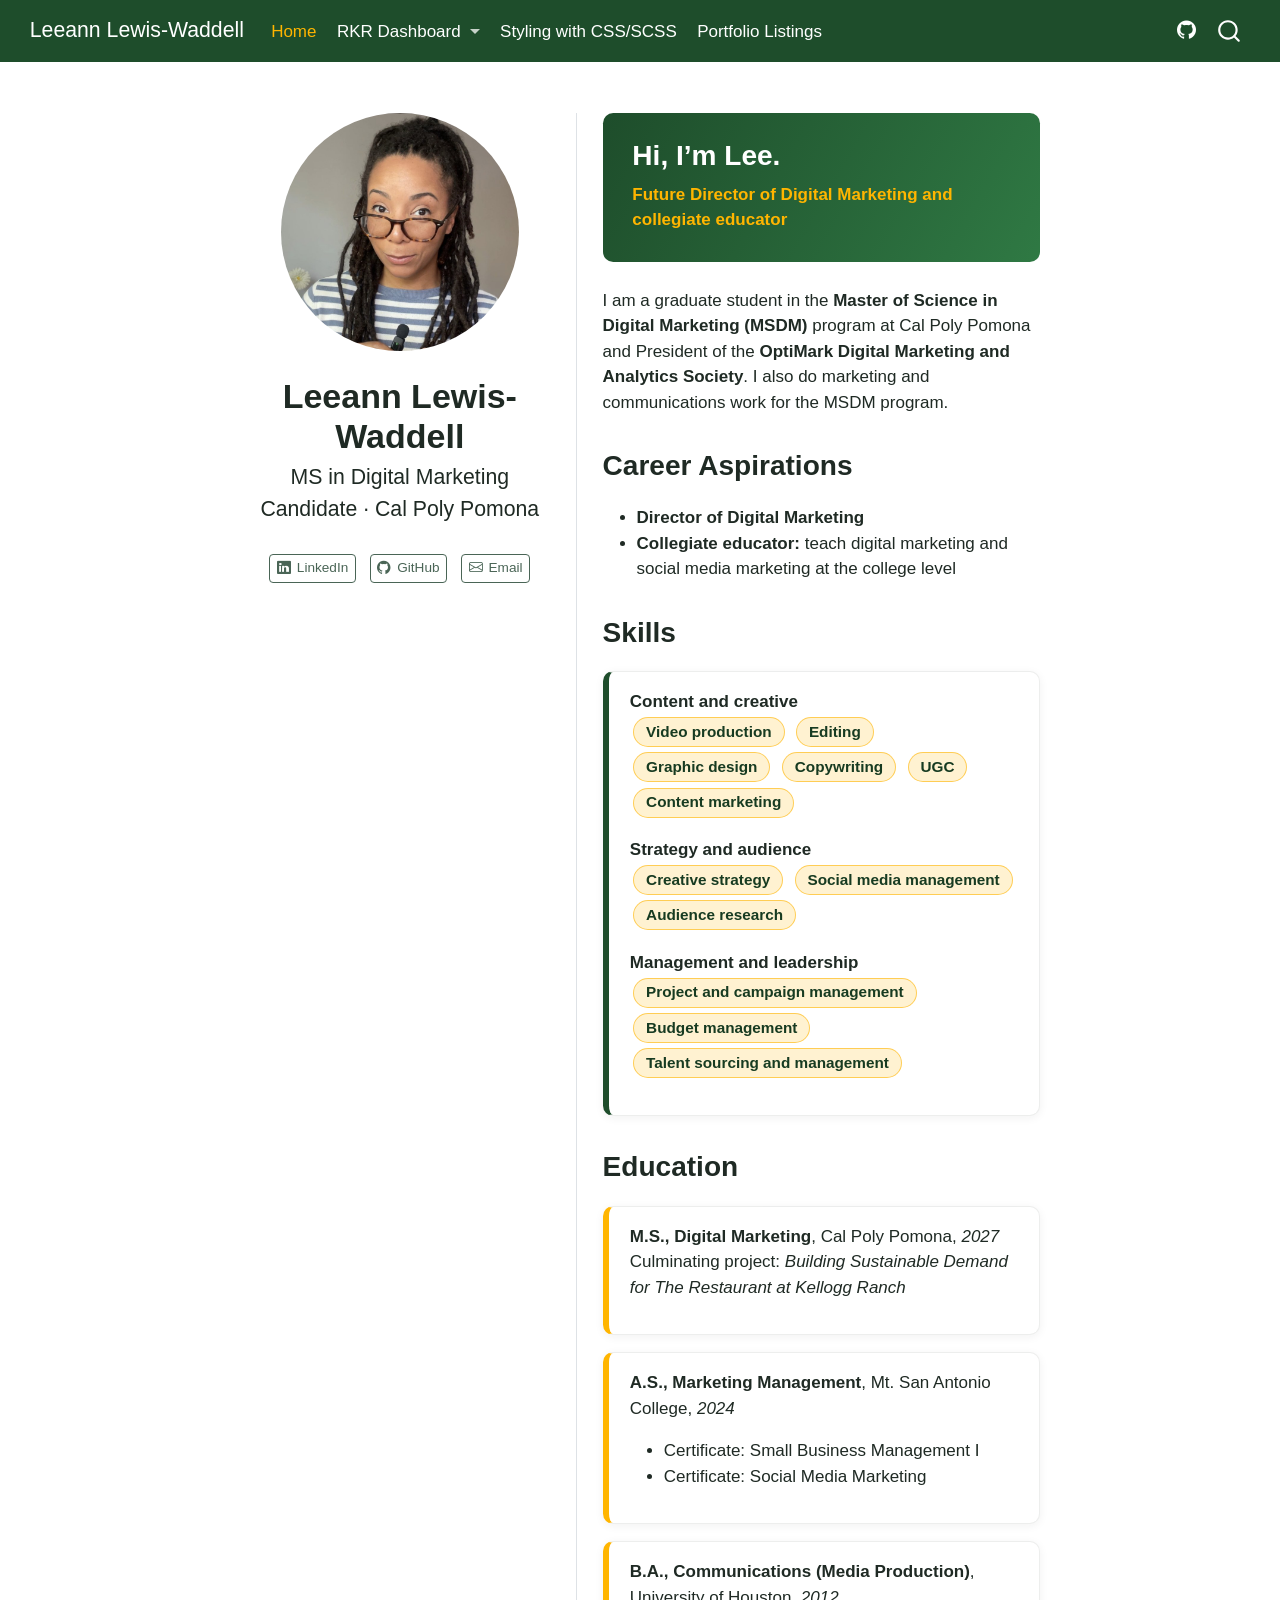
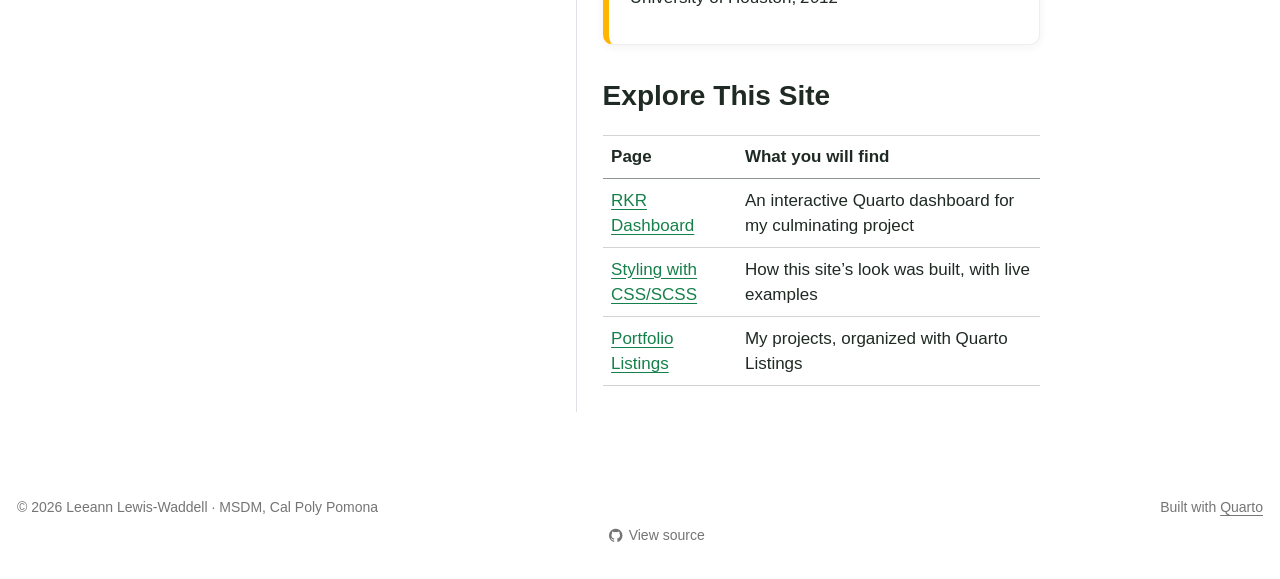
<file: docs/index.html>
<!DOCTYPE html>
<html xmlns="http://www.w3.org/1999/xhtml" lang="en" xml:lang="en"><head>

<meta charset="utf-8">
<meta name="generator" content="quarto-1.11.9">

<meta name="viewport" content="width=device-width, initial-scale=1.0, user-scalable=yes">


<title>Leeann Lewis-Waddell</title>
<style>
/* Default styles provided by pandoc.
** See https://pandoc.org/MANUAL.html#variables-for-html for config info.
*/
span.smallcaps{font-variant: small-caps;}
div.columns{display: flex; gap: 1.5em;}
div.column{flex: auto;}
@media screen {
div.columns{gap: min(4vw, 1.5em);}
div.column{overflow-x: auto;}
}
div.hanging-indent{margin-left: 1.5em; text-indent: -1.5em;}
ul.task-list{list-style: none;}
ul.task-list li input[type="checkbox"] {
  width: 0.8em;
  margin: 0 0.8em 0.2em -1em; /* quarto-specific, see https://github.com/quarto-dev/quarto-cli/issues/4556 */ 
  vertical-align: middle;
}
</style>


<script src="site_libs/quarto-nav/quarto-nav.js"></script>
<script src="site_libs/quarto-nav/headroom.min.js"></script>
<script src="site_libs/clipboard/clipboard.min.js"></script>
<script src="site_libs/quarto-search/autocomplete.umd.js"></script>
<script src="site_libs/quarto-search/fuse.min.js"></script>
<script src="site_libs/quarto-search/quarto-search.js"></script>
<meta name="quarto:offset" content="./">
<script src="site_libs/quarto-html/quarto.js" type="module"></script>
<script src="site_libs/quarto-html/tabsets/tabsets.js" type="module"></script>
<script src="site_libs/quarto-html/scrollable-regions/scrollable-regions.js" type="module"></script>
<script src="site_libs/quarto-html/popper.min.js"></script>
<script src="site_libs/quarto-html/tippy.umd.min.js"></script>
<link href="site_libs/quarto-html/tippy.css" rel="stylesheet">
<link href="site_libs/quarto-html/quarto-syntax-highlighting-63b5708e65d6cd79cd7618c58d0c21e7.css" rel="stylesheet" id="quarto-text-highlighting-styles">
<script src="site_libs/bootstrap/bootstrap.min.js"></script>
<link href="site_libs/bootstrap/bootstrap-icons.css" rel="stylesheet">
<link href="site_libs/bootstrap/bootstrap-1fcd56368faf247607b04a6d380fd68e.min.css" rel="stylesheet" append-hash="true" id="quarto-bootstrap" data-mode="light">
<script id="quarto-search-options" type="application/json">{
  "location": "navbar",
  "copy-button": false,
  "collapse-after": 3,
  "panel-placement": "end",
  "type": "overlay",
  "limit": 50,
  "keyboard-shortcut": [
    "f",
    "/",
    "s"
  ],
  "show-item-context": false,
  "language": {
    "search-no-results-text": "No results",
    "search-matching-documents-text": "matching documents",
    "search-copy-link-title": "Copy link to search",
    "search-hide-matches-text": "Hide additional matches",
    "search-more-match-text": "more match in this document",
    "search-more-matches-text": "more matches in this document",
    "search-clear-button-title": "Clear",
    "search-text-placeholder": "",
    "search-detached-cancel-button-title": "Cancel",
    "search-submit-button-title": "Submit",
    "search-label": "Search"
  }
}</script>
<style>html{ scroll-behavior: smooth; }</style>


</head>

<body class="nav-fixed fullcontent quarto-light"><a id="quarto-skip-link" class="visually-hidden-focusable" href="#quarto-document-content">Skip to main content</a>

<div id="quarto-search-results"></div>
  <header id="quarto-header" class="headroom fixed-top">
    <nav class="navbar navbar-expand-lg " data-bs-theme="dark" aria-label="Site">
      <div class="navbar-container container-fluid">
      <div class="navbar-brand-container mx-auto">
    <a class="navbar-brand" href="./index.html">
    <span class="navbar-title">Leeann Lewis-Waddell</span>
    </a>
  </div>
          <button class="navbar-toggler" type="button" data-bs-toggle="collapse" data-bs-target="#navbarCollapse" aria-controls="navbarCollapse" aria-expanded="false" aria-label="Toggle navigation" onclick="if (window.quartoToggleHeadroom) { window.quartoToggleHeadroom(); }">
  <span class="navbar-toggler-icon"></span>
</button>
          <div class="collapse navbar-collapse" id="navbarCollapse">
            <ul class="navbar-nav navbar-nav-scroll me-auto">
  <li class="nav-item">
    <a class="nav-link active" href="./index.html" aria-current="page"> 
<span class="menu-text">Home</span></a>
  </li>  
  <li class="nav-item dropdown ">
    <a class="nav-link dropdown-toggle" href="#" id="nav-menu-rkr-dashboard" role="link" data-bs-toggle="dropdown" aria-expanded="false">
 <span class="menu-text">RKR Dashboard</span>
    </a>
    <ul class="dropdown-menu" aria-labelledby="nav-menu-rkr-dashboard">    
        <li>
    <a class="dropdown-item" href="./dashboard.html">
 <span class="dropdown-text">Dashboard Portal</span></a>
  </li>  
        <li>
    <a class="dropdown-item" href="./rkr-dashboard.html">
 <span class="dropdown-text">Open the Dashboard</span></a>
  </li>  
    </ul>
  </li>
  <li class="nav-item">
    <a class="nav-link" href="./styling.html"> 
<span class="menu-text">Styling with CSS/SCSS</span></a>
  </li>  
  <li class="nav-item">
    <a class="nav-link" href="./listings.html"> 
<span class="menu-text">Portfolio Listings</span></a>
  </li>  
</ul>
            <ul class="navbar-nav navbar-nav-scroll ms-auto">
  <li class="nav-item compact">
    <a class="nav-link" href="https://github.com/lewiswaddell/M10"> <i class="bi bi-github" role="img" aria-label="GitHub repository">
</i> 
<span class="menu-text"></span></a>
  </li>  
</ul>
          </div> <!-- /navcollapse -->
            <div class="quarto-navbar-tools">
</div>
            <div id="quarto-search" class="" title="Search"></div>
      </div> <!-- /container-fluid -->
    </nav>
</header>
<!-- content -->
<div id="quarto-content" class="quarto-container page-columns page-rows-contents page-layout-article page-navbar">
<!-- sidebar -->
<!-- margin-sidebar -->
    
<!-- main -->
<div class="quarto-about-trestles">
  <div class="about-entity">
    <img src="images/headshot.jpg" alt="Headshot of Leeann Lewis-Waddell" class="about-image
  round " style="height: 14em; width: 14em;">
<header id="title-block-header" class="quarto-title-block default">
<div class="quarto-title">
<h1 class="title">Leeann Lewis-Waddell</h1>
<p class="subtitle lead">MS in Digital Marketing Candidate · Cal Poly Pomona</p>
</div>
<div class="quarto-title-meta">
  </div>
</header>
    <div class="about-links">
  <a href="https://www.linkedin.com/in/lee-waddell-887a1963" class="about-link" rel="" target="">
    <i class="bi bi-linkedin"></i>
     <span class="about-link-text">LinkedIn</span>
  </a>
  <a href="https://github.com/lewiswaddell" class="about-link" rel="" target="">
    <i class="bi bi-github"></i>
     <span class="about-link-text">GitHub</span>
  </a>
  <a href="mailto:llewiswaddell@gmail.com" class="about-link" rel="" target="">
    <i class="bi bi-envelope"></i>
     <span class="about-link-text">Email</span>
  </a>
</div>
  </div>
  <div class="about-contents"><main class="content" id="quarto-document-content" tabindex="-1">
<section id="hi-im-lee." class="level2 hero">
<h2 data-anchor-id="hi-im-lee.">Hi, I’m Lee.</h2>
<p><span class="tagline">Future Director of Digital Marketing and collegiate educator</span></p>
</section>
<p>I am a graduate student in the <strong>Master of Science in Digital Marketing (MSDM)</strong> program at Cal Poly Pomona and President of the <strong>OptiMark Digital Marketing and Analytics Society</strong>. I also do marketing and communications work for the MSDM program.</p>
<section id="career-aspirations" class="level2">
<h2 data-anchor-id="career-aspirations">Career Aspirations</h2>
<ul>
<li><strong>Director of Digital Marketing</strong></li>
<li><strong>Collegiate educator:</strong> teach digital marketing and social media marketing at the college level</li>
</ul>
</section>
<section id="skills" class="level2">
<h2 data-anchor-id="skills">Skills</h2>
<div class="card-green">
<p><strong>Content and creative</strong><br>
<span class="pill">Video production</span> <span class="pill">Editing</span> <span class="pill">Graphic design</span> <span class="pill">Copywriting</span> <span class="pill">UGC</span> <span class="pill">Content marketing</span></p>
<p><strong>Strategy and audience</strong><br>
<span class="pill">Creative strategy</span> <span class="pill">Social media management</span> <span class="pill">Audience research</span></p>
<p><strong>Management and leadership</strong><br>
<span class="pill">Project and campaign management</span> <span class="pill">Budget management</span> <span class="pill">Talent sourcing and management</span></p>
</div>
</section>
<section id="education" class="level2">
<h2 data-anchor-id="education">Education</h2>
<div class="card-gold">
<p><strong>M.S., Digital Marketing</strong>, Cal Poly Pomona, <em>2027</em><br>
Culminating project: <em>Building Sustainable Demand for The Restaurant at Kellogg Ranch</em></p>
</div>
<div class="card-gold">
<p><strong>A.S., Marketing Management</strong>, Mt. San Antonio College, <em>2024</em></p>
<ul>
<li>Certificate: Small Business Management I</li>
<li>Certificate: Social Media Marketing</li>
</ul>
</div>
<div class="card-gold">
<p><strong>B.A., Communications (Media Production)</strong>, University of Houston, <em>2012</em></p>
</div>
</section>
<section id="explore-this-site" class="level2">
<h2 data-anchor-id="explore-this-site">Explore This Site</h2>
<table class="caption-top table">
<thead>
<tr class="header">
<th>Page</th>
<th>What you will find</th>
</tr>
</thead>
<tbody>
<tr class="odd">
<td><a href="./dashboard.html">RKR Dashboard</a></td>
<td>An interactive Quarto dashboard for my culminating project</td>
</tr>
<tr class="even">
<td><a href="./styling.html">Styling with CSS/SCSS</a></td>
<td>How this site’s look was built, with live examples</td>
</tr>
<tr class="odd">
<td><a href="./listings.html">Portfolio Listings</a></td>
<td>My projects, organized with Quarto Listings</td>
</tr>
</tbody>
</table>


</section>
<a onclick="window.scrollTo(0, 0); return false;" role="button" id="quarto-back-to-top"><i class="bi bi-arrow-up"></i> Back to top</a></main></div>
</div>
 <!-- /main -->
<script id="quarto-html-after-body" type="application/javascript">
  window.document.addEventListener("DOMContentLoaded", function (event) {
    const isCodeAnnotation = (el) => {
      for (const clz of el.classList) {
        if (clz.startsWith('code-annotation-')) {                     
          return true;
        }
      }
      return false;
    }
    const onCopySuccess = function(e) {
      // button target
      const button = e.trigger;
      // don't keep focus
      button.blur();
      // flash "checked"
      button.classList.add('code-copy-button-checked');
      var currentTitle = button.getAttribute("title");
      button.setAttribute("title", "Copied!");
      let tooltip;
      if (window.bootstrap) {
        button.setAttribute("data-bs-toggle", "tooltip");
        button.setAttribute("data-bs-placement", "left");
        button.setAttribute("data-bs-title", "Copied!");
        tooltip = new bootstrap.Tooltip(button, 
          { trigger: "manual", 
            customClass: "code-copy-button-tooltip",
            offset: [0, -8]});
        tooltip.show();    
      }
      setTimeout(function() {
        if (tooltip) {
          tooltip.hide();
          button.removeAttribute("data-bs-title");
          button.removeAttribute("data-bs-toggle");
          button.removeAttribute("data-bs-placement");
        }
        button.setAttribute("title", currentTitle);
        button.classList.remove('code-copy-button-checked');
      }, 1000);
      // clear code selection
      e.clearSelection();
    }
    const getTextToCopy = function(trigger) {
      const outerScaffold = trigger.parentElement.cloneNode(true);
      const codeEl = outerScaffold.querySelector('code');
      for (const childEl of codeEl.children) {
        if (isCodeAnnotation(childEl)) {
          childEl.remove();
        }
      }
      return codeEl.innerText;
    }
    const clipboard = new window.ClipboardJS('.code-copy-button:not([data-in-quarto-modal])', {
      text: getTextToCopy
    });
    clipboard.on('success', onCopySuccess);
    if (window.document.getElementById('quarto-embedded-source-code-modal')) {
      const clipboardModal = new window.ClipboardJS('.code-copy-button[data-in-quarto-modal]', {
        text: getTextToCopy,
        container: window.document.getElementById('quarto-embedded-source-code-modal')
      });
      clipboardModal.on('success', onCopySuccess);
    }
      var localhostRegex = new RegExp(/^(?:http|https):\/\/localhost\:?[0-9]*\//);
      var mailtoRegex = new RegExp(/^mailto:/);
        var filterRegex = new RegExp("https:\/\/lewiswaddell\.github\.io\/M10\/");
      const newWindowLabel = "(opens in a new tab)";
      const newWindowNoteId = "quarto-ext-newwindow-label";
      // Links reference one hidden label through aria-describedby, so the
      // announcement never changes their accessible name.
      var describeNewWindow = (link) => {
        if (!window.document.getElementById(newWindowNoteId)) {
          var newWindowNote = window.document.createElement("span");
          newWindowNote.id = newWindowNoteId;
          newWindowNote.hidden = true;
          newWindowNote.textContent = newWindowLabel;
          window.document.body.appendChild(newWindowNote);
        }
        var describedBy = (link.getAttribute("aria-describedby") || "").split(/\s+/).filter(Boolean);
        if (!describedBy.includes(newWindowNoteId)) {
          describedBy.push(newWindowNoteId);
          link.setAttribute("aria-describedby", describedBy.join(" "));
        }
      }
      var isInternal = (href) => {
          return filterRegex.test(href) || localhostRegex.test(href) || mailtoRegex.test(href);
      }
      // Inspect non-navigation links and adorn them if external
      window.quartoDecorateExternalLinks = function (root) {
     var links = (root || window.document).querySelectorAll('a[href]:not(.nav-link):not(.navbar-brand):not(.toc-action):not(.sidebar-link):not(.sidebar-item-toggle):not(.pagination-link):not(.no-external):not([aria-hidden]):not(.dropdown-item):not(.quarto-navigation-tool):not(.about-link)');
      for (var i=0; i<links.length; i++) {
        const link = links[i];
        if (!isInternal(link.href)) {
          // undo the damage that might have been done by quarto-nav.js in the case of
          // links that we want to consider external
          if (link.dataset.originalHref !== undefined) {
            link.href = link.dataset.originalHref;
          }
            // target, if specified
            link.setAttribute("target", "_blank");
            if (link.getAttribute("rel") === null) {
              link.setAttribute("rel", "noopener");
            }
            describeNewWindow(link);
          if (!link.classList.contains('no-external-icon')) {
          }
        }
      }
      };
      window.quartoDecorateExternalLinks(window.document);
    // Esc closes the popup (WCAG 1.4.13) and focus leaving both trigger and
    // popup closes it (WCAG 2.4.11); tippy handles neither for interactive popups.
    const hideOnEscAndFocusOut = {
      name: 'hideOnEscAndFocusOut',
      defaultValue: true,
      fn(instance) {
        const dismiss = () => {
          // A show scheduled by the trigger delay would otherwise reopen it
          instance.clearDelayTimeouts();
          instance.hide();
        };
        const onKeyDown = (event) => {
          if (event.key !== 'Escape') {
            return;
          }
          // Keep Esc from also reaching page handlers (e.g. reveal.js overview),
          // except an open reveal.js slide menu, which Esc should close too.
          // The menu handles keys only when its keyboard option is on.
          const menuHandlesEsc = window.Reveal?.getPlugin?.('menu')?.isOpen() &&
            window.Reveal.getConfig().menu?.keyboard !== false;
          if (!menuHandlesEsc) {
            event.stopPropagation();
          }
          if (instance.popper.contains(window.document.activeElement)) {
            // Disabled while refocusing so the focus trigger does not reopen it
            instance.disable();
            instance.reference.focus();
            instance.enable();
          }
          dismiss();
        };
        const onFocusOut = (event) => {
          const target = event.relatedTarget;
          if (target && !instance.reference.contains(target) &&
              !instance.popper.contains(target)) {
            dismiss();
          }
        };
        // On the trigger too: a click trigger (code-annotations: select) has no
        // blur handling. Attached for the instance's lifetime so leaving the
        // trigger also cancels a show still pending on the trigger delay.
        instance.reference.addEventListener('focusout', onFocusOut);
        return {
          onShow() {
            window.document.addEventListener('keydown', onKeyDown, true);
            instance.popper.addEventListener('focusout', onFocusOut);
          },
          onHide() {
            window.document.removeEventListener('keydown', onKeyDown, true);
            instance.popper.removeEventListener('focusout', onFocusOut);
          },
          onDestroy() {
            instance.reference.removeEventListener('focusout', onFocusOut);
          },
        };
      },
    };
    function tippyHover(el, contentFn, onTriggerFn, onUntriggerFn) {
      const config = {
        allowHTML: true,
        maxWidth: 500,
        delay: 100,
        arrow: false,
        appendTo: function(el) {
            return el.parentElement;
        },
        interactive: true,
        interactiveBorder: 10,
        theme: 'quarto',
        placement: 'bottom-start',
        plugins: [hideOnEscAndFocusOut],
      };
      if (contentFn) {
        config.content = contentFn;
      }
      if (onTriggerFn) {
        config.onTrigger = onTriggerFn;
      }
      if (onUntriggerFn) {
        config.onUntrigger = onUntriggerFn;
      }
      window.tippy(el, config); 
    }
    const noterefs = window.document.querySelectorAll('a[role="doc-noteref"]');
    for (var i=0; i<noterefs.length; i++) {
      const ref = noterefs[i];
      tippyHover(ref, function() {
        // use id or data attribute instead here
        let href = ref.getAttribute('data-footnote-href') || ref.getAttribute('href');
        try { href = new URL(href).hash; } catch {}
        const id = href.replace(/^#\/?/, "");
        const note = window.document.getElementById(id);
        if (note) {
          return note.innerHTML;
        } else {
          return "";
        }
      });
    }
    const xrefs = window.document.querySelectorAll('a.quarto-xref');
    const processXRef = (id, note) => {
      // Strip column container classes
      const stripColumnClz = (el) => {
        el.classList.remove("page-full", "page-columns");
        if (el.children) {
          for (const child of el.children) {
            stripColumnClz(child);
          }
        }
      }
      stripColumnClz(note)
      if (id === null || id.startsWith('sec-')) {
        // Special case sections, only their first couple elements
        const container = document.createElement("div");
        if (note.children && note.children.length > 2) {
          container.appendChild(note.children[0].cloneNode(true));
          for (let i = 1; i < note.children.length; i++) {
            const child = note.children[i];
            if (child.tagName === "P" && child.innerText === "") {
              continue;
            } else {
              container.appendChild(child.cloneNode(true));
              break;
            }
          }
          if (window.Quarto?.typesetMath) {
            window.Quarto.typesetMath(container);
          }
          return container.innerHTML
        } else {
          if (window.Quarto?.typesetMath) {
            window.Quarto.typesetMath(note);
          }
          return note.innerHTML;
        }
      } else {
        // Remove any anchor links if they are present
        const anchorLink = note.querySelector('a.anchorjs-link');
        if (anchorLink) {
          anchorLink.remove();
        }
        if (window.Quarto?.typesetMath) {
          window.Quarto.typesetMath(note);
        }
        if (note.classList.contains("callout")) {
          return note.outerHTML;
        } else {
          return note.innerHTML;
        }
      }
    }
    for (var i=0; i<xrefs.length; i++) {
      const xref = xrefs[i];
      tippyHover(xref, undefined, function(instance) {
        instance.disable();
        let url = xref.getAttribute('href');
        let hash = undefined; 
        if (url.startsWith('#')) {
          hash = url;
        } else {
          try { hash = new URL(url).hash; } catch {}
        }
        if (hash) {
          const id = hash.replace(/^#\/?/, "");
          const note = window.document.getElementById(id);
          if (note !== null) {
            try {
              const html = processXRef(id, note.cloneNode(true));
              instance.setContent(html);
            } finally {
              instance.enable();
              instance.show();
            }
          } else {
            // See if we can fetch this
            fetch(url.split('#')[0])
            .then(res => res.text())
            .then(html => {
              const parser = new DOMParser();
              const htmlDoc = parser.parseFromString(html, "text/html");
              const note = htmlDoc.getElementById(id);
              if (note !== null) {
                const html = processXRef(id, note);
                instance.setContent(html);
              } 
            }).finally(() => {
              instance.enable();
              instance.show();
            });
          }
        } else {
          // See if we can fetch a full url (with no hash to target)
          // This is a special case and we should probably do some content thinning / targeting
          fetch(url)
          .then(res => res.text())
          .then(html => {
            const parser = new DOMParser();
            const htmlDoc = parser.parseFromString(html, "text/html");
            const note = htmlDoc.querySelector('main.content');
            if (note !== null) {
              // This should only happen for chapter cross references
              // (since there is no id in the URL)
              // remove the first header
              if (note.children.length > 0 && note.children[0].tagName === "HEADER") {
                note.children[0].remove();
              }
              const html = processXRef(null, note);
              instance.setContent(html);
            } 
          }).finally(() => {
            instance.enable();
            instance.show();
          });
        }
      }, function(instance) {
      });
    }
        let selectedAnnoteEl;
        const selectorForAnnotation = ( cell, annotation) => {
          let cellAttr = 'data-code-cell="' + cell + '"';
          let lineAttr = 'data-code-annotation="' +  annotation + '"';
          const selector = 'span[' + cellAttr + '][' + lineAttr + ']';
          return selector;
        }
        const selectCodeLines = (annoteEl) => {
          const doc = window.document;
          const targetCell = annoteEl.getAttribute("data-target-cell");
          const targetAnnotation = annoteEl.getAttribute("data-target-annotation");
          const annoteSpan = window.document.querySelector(selectorForAnnotation(targetCell, targetAnnotation));
          const lines = annoteSpan.getAttribute("data-code-lines").split(",");
          const lineIds = lines.map((line) => {
            return targetCell + "-" + line;
          })
          // Each band is positioned against its own containing block, which is
          // not the offsetParent of the lines, so place it from client rects.
          const placeBand = (band, firstEl, lastEl, codeBlock) => {
            const container = band.offsetParent;
            if (container === null) {
              return;
            }
            const containerRect = container.getBoundingClientRect();
            // Reveal.js scales slides with a transform, so convert client
            // pixels back to the CSS pixels of the container.
            const scale = containerRect.height / container.offsetHeight || 1;
            const firstRect = firstEl.getBoundingClientRect();
            const lastRect = lastEl.getBoundingClientRect();
            const top = (firstRect.top - containerRect.top) / scale - container.clientTop + container.scrollTop;
            const height = (lastRect.bottom - firstRect.top) / scale;
            band.style.top = top - 2 + "px";
            band.style.height = height + 4 + "px";
            if (codeBlock) {
              // Without the copy button wrapper, the containing block is wider
              // than the code block, so span the code block explicitly.
              const blockRect = codeBlock.getBoundingClientRect();
              band.style.left = (blockRect.left - containerRect.left) / scale - container.clientLeft + container.scrollLeft + "px";
              band.style.width = blockRect.width / scale + "px";
            }
          };
          if (lineIds.length > 0) {
            const el = window.document.getElementById(lineIds[0]);
            const lastEl = window.document.getElementById(lineIds[lineIds.length - 1]);
            const parent = el.parentElement.parentElement;
            // cook up a div (if necessary) and position it
            let div = window.document.getElementById("code-annotation-line-highlight");
            if (div === null) {
              div = window.document.createElement("div");
              div.setAttribute("id", "code-annotation-line-highlight");
              div.style.position = 'absolute';
              parent.appendChild(div);
            }
            placeBand(div, el, lastEl, parent.closest("div.sourceCode") || parent);
            let gutterDiv = window.document.getElementById("code-annotation-line-highlight-gutter");
            if (gutterDiv === null) {
              gutterDiv = window.document.createElement("div");
              gutterDiv.setAttribute("id", "code-annotation-line-highlight-gutter");
              gutterDiv.style.position = 'absolute';
              const codeCell = window.document.getElementById(targetCell);
              const gutter = codeCell.querySelector('.code-annotation-gutter');
              gutter.appendChild(gutterDiv);
            }
            placeBand(gutterDiv, el, lastEl);
            selectedAnnoteEl = annoteEl;
          }
        };
        const unselectCodeLines = () => {
          const elementsIds = ["code-annotation-line-highlight", "code-annotation-line-highlight-gutter"];
          elementsIds.forEach((elId) => {
            const div = window.document.getElementById(elId);
            if (div) {
              div.remove();
            }
          });
          selectedAnnoteEl = undefined;
        };
          // Handle positioning of the toggle
      window.addEventListener(
        "resize",
        throttle(() => {
          elRect = undefined;
          if (selectedAnnoteEl) {
            selectCodeLines(selectedAnnoteEl);
          }
        }, 10)
      );
      function throttle(fn, ms) {
      let throttle = false;
      let timer;
        return (...args) => {
          if(!throttle) { // first call gets through
              fn.apply(this, args);
              throttle = true;
          } else { // all the others get throttled
              if(timer) clearTimeout(timer); // cancel #2
              timer = setTimeout(() => {
                fn.apply(this, args);
                timer = throttle = false;
              }, ms);
          }
        };
      }
        // Attach click handler to the DT
        const annoteDls = window.document.querySelectorAll('dt[data-target-cell]');
        for (const annoteDlNode of annoteDls) {
          annoteDlNode.addEventListener('click', (event) => {
            const clickedEl = event.target;
            if (clickedEl !== selectedAnnoteEl) {
              unselectCodeLines();
              const activeEl = window.document.querySelector('dt[data-target-cell].code-annotation-active');
              if (activeEl) {
                activeEl.classList.remove('code-annotation-active');
              }
              selectCodeLines(clickedEl);
              clickedEl.classList.add('code-annotation-active');
            } else {
              // Unselect the line
              unselectCodeLines();
              clickedEl.classList.remove('code-annotation-active');
            }
          });
        }
    const findCites = (el) => {
      const parentEl = el.parentElement;
      if (parentEl) {
        const cites = parentEl.dataset.cites;
        if (cites) {
          return {
            el,
            cites: cites.split(' ')
          };
        } else {
          return findCites(el.parentElement)
        }
      } else {
        return undefined;
      }
    };
    var bibliorefs = window.document.querySelectorAll('a[role="doc-biblioref"]');
    for (var i=0; i<bibliorefs.length; i++) {
      const ref = bibliorefs[i];
      const citeInfo = findCites(ref);
      if (citeInfo) {
        tippyHover(citeInfo.el, function() {
          var popup = window.document.createElement('div');
          citeInfo.cites.forEach(function(cite) {
            var citeDiv = window.document.createElement('div');
            citeDiv.classList.add('hanging-indent');
            citeDiv.classList.add('csl-entry');
            var biblioDiv = window.document.getElementById('ref-' + cite);
            if (biblioDiv) {
              citeDiv.innerHTML = biblioDiv.innerHTML;
            }
            popup.appendChild(citeDiv);
          });
          return popup.innerHTML;
        });
      }
    }
  });
  </script>
  <script type="application/javascript">
  window.quartoScrollableRegionsLabels = {"code":"Scrollable code","output":"Scrollable output"};
  </script>
</div> <!-- /content -->
<footer class="footer">
  <div class="nav-footer">
    <div class="nav-footer-left">
<p>© 2026 Leeann Lewis-Waddell · MSDM, Cal Poly Pomona</p>
</div>   
    <div class="nav-footer-center">
      &nbsp;
    <div class="toc-actions"><ul><li><a href="https://github.com/lewiswaddell/M10/blob/main/index.qmd" class="toc-action"><i class="bi bi-github"></i>View source</a></li></ul></div></div>
    <div class="nav-footer-right">
<p>Built with <a href="https://quarto.org">Quarto</a></p>
</div>
  </div>
</footer>




<script src="site_libs/quarto-html/zenscroll-min.js"></script>
</body></html>
</file>
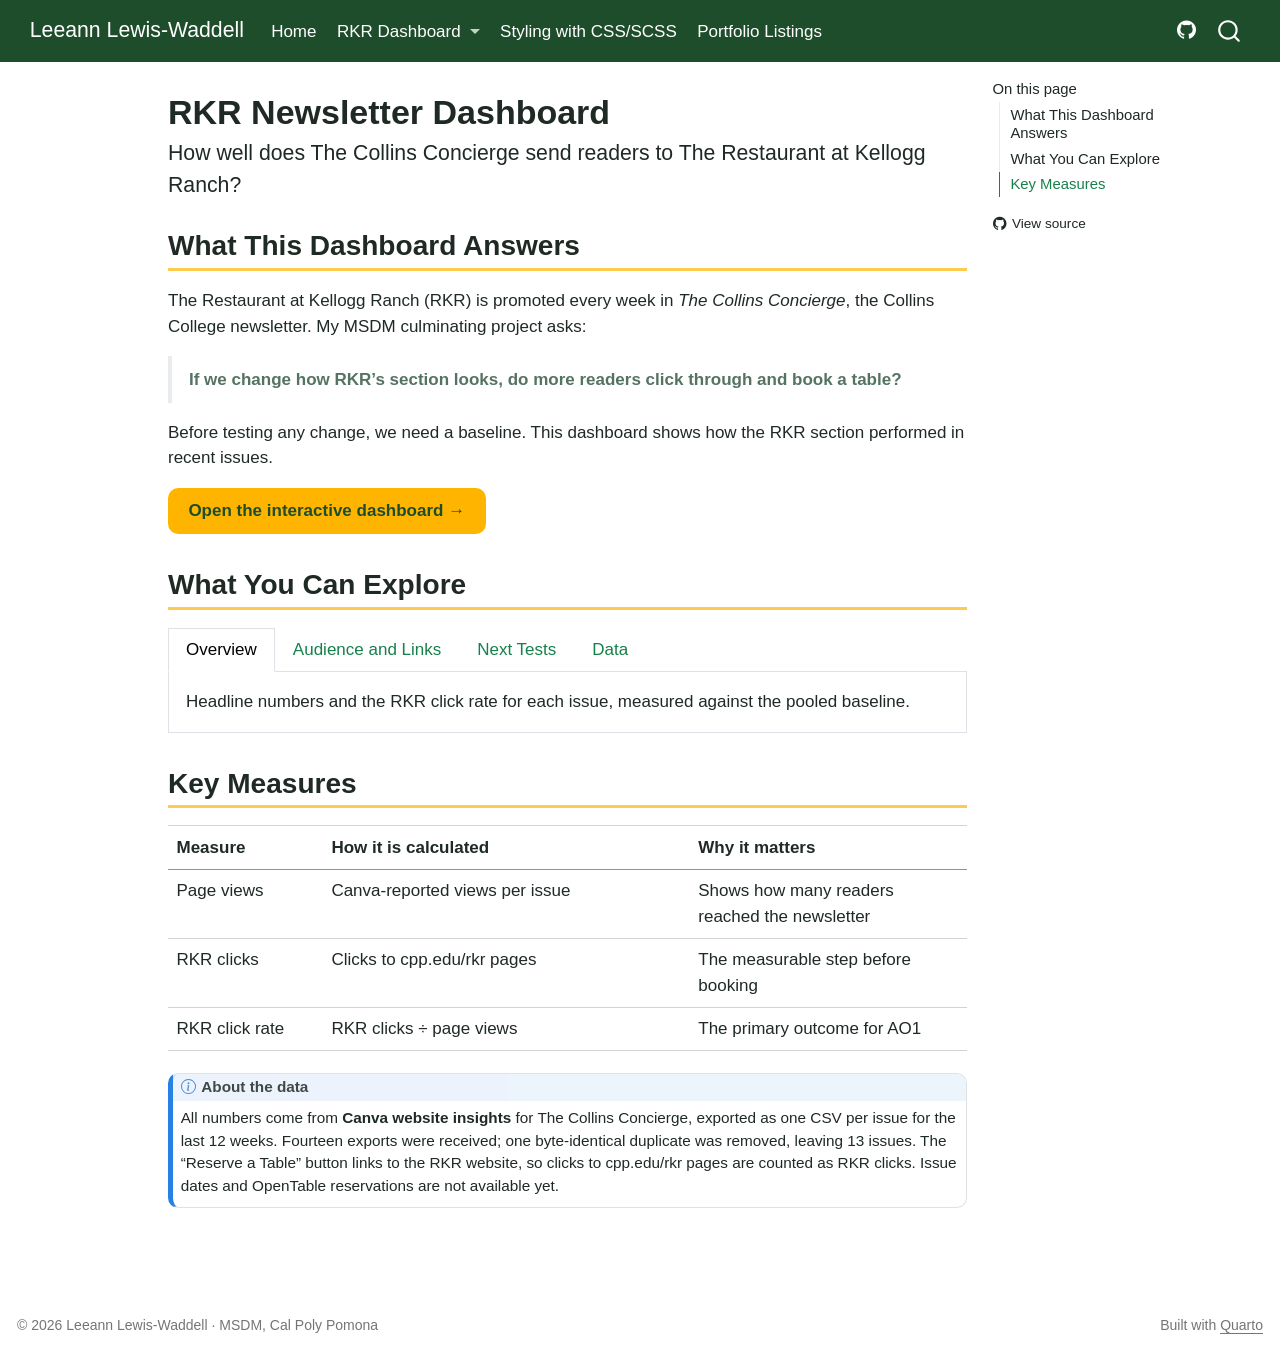
<file: docs/dashboard.html>
<!DOCTYPE html>
<html xmlns="http://www.w3.org/1999/xhtml" lang="en" xml:lang="en"><head>

<meta charset="utf-8">
<meta name="generator" content="quarto-1.11.9">

<meta name="viewport" content="width=device-width, initial-scale=1.0, user-scalable=yes">


<title>RKR Newsletter Dashboard – Leeann Lewis-Waddell</title>
<style>
/* Default styles provided by pandoc.
** See https://pandoc.org/MANUAL.html#variables-for-html for config info.
*/
span.smallcaps{font-variant: small-caps;}
div.columns{display: flex; gap: 1.5em;}
div.column{flex: auto;}
@media screen {
div.columns{gap: min(4vw, 1.5em);}
div.column{overflow-x: auto;}
}
div.hanging-indent{margin-left: 1.5em; text-indent: -1.5em;}
ul.task-list{list-style: none;}
ul.task-list li input[type="checkbox"] {
  width: 0.8em;
  margin: 0 0.8em 0.2em -1em; /* quarto-specific, see https://github.com/quarto-dev/quarto-cli/issues/4556 */ 
  vertical-align: middle;
}
</style>


<script src="site_libs/quarto-nav/quarto-nav.js"></script>
<script src="site_libs/quarto-nav/headroom.min.js"></script>
<script src="site_libs/clipboard/clipboard.min.js"></script>
<script src="site_libs/quarto-search/autocomplete.umd.js"></script>
<script src="site_libs/quarto-search/fuse.min.js"></script>
<script src="site_libs/quarto-search/quarto-search.js"></script>
<meta name="quarto:offset" content="./">
<script src="site_libs/quarto-html/quarto.js" type="module"></script>
<script src="site_libs/quarto-html/tabsets/tabsets.js" type="module"></script>
<script src="site_libs/quarto-html/scrollable-regions/scrollable-regions.js" type="module"></script>
<script src="site_libs/quarto-html/popper.min.js"></script>
<script src="site_libs/quarto-html/tippy.umd.min.js"></script>
<script src="site_libs/quarto-html/anchor.min.js"></script>
<link href="site_libs/quarto-html/tippy.css" rel="stylesheet">
<link href="site_libs/quarto-html/quarto-syntax-highlighting-63b5708e65d6cd79cd7618c58d0c21e7.css" rel="stylesheet" id="quarto-text-highlighting-styles">
<script src="site_libs/bootstrap/bootstrap.min.js"></script>
<link href="site_libs/bootstrap/bootstrap-icons.css" rel="stylesheet">
<link href="site_libs/bootstrap/bootstrap-1fcd56368faf247607b04a6d380fd68e.min.css" rel="stylesheet" append-hash="true" id="quarto-bootstrap" data-mode="light">
<script id="quarto-search-options" type="application/json">{
  "location": "navbar",
  "copy-button": false,
  "collapse-after": 3,
  "panel-placement": "end",
  "type": "overlay",
  "limit": 50,
  "keyboard-shortcut": [
    "f",
    "/",
    "s"
  ],
  "show-item-context": false,
  "language": {
    "search-no-results-text": "No results",
    "search-matching-documents-text": "matching documents",
    "search-copy-link-title": "Copy link to search",
    "search-hide-matches-text": "Hide additional matches",
    "search-more-match-text": "more match in this document",
    "search-more-matches-text": "more matches in this document",
    "search-clear-button-title": "Clear",
    "search-text-placeholder": "",
    "search-detached-cancel-button-title": "Cancel",
    "search-submit-button-title": "Submit",
    "search-label": "Search"
  }
}</script>
<style>html{ scroll-behavior: smooth; }</style>


</head>

<body class="nav-fixed quarto-light"><a id="quarto-skip-link" class="visually-hidden-focusable" href="#quarto-document-content">Skip to main content</a>

<div id="quarto-search-results"></div>
  <header id="quarto-header" class="headroom fixed-top">
    <nav class="navbar navbar-expand-lg " data-bs-theme="dark" aria-label="Site">
      <div class="navbar-container container-fluid">
      <div class="navbar-brand-container mx-auto">
    <a class="navbar-brand" href="./index.html">
    <span class="navbar-title">Leeann Lewis-Waddell</span>
    </a>
  </div>
          <button class="navbar-toggler" type="button" data-bs-toggle="collapse" data-bs-target="#navbarCollapse" aria-controls="navbarCollapse" aria-expanded="false" aria-label="Toggle navigation" onclick="if (window.quartoToggleHeadroom) { window.quartoToggleHeadroom(); }">
  <span class="navbar-toggler-icon"></span>
</button>
          <div class="collapse navbar-collapse" id="navbarCollapse">
            <ul class="navbar-nav navbar-nav-scroll me-auto">
  <li class="nav-item">
    <a class="nav-link" href="./index.html"> 
<span class="menu-text">Home</span></a>
  </li>  
  <li class="nav-item dropdown ">
    <a class="nav-link dropdown-toggle" href="#" id="nav-menu-rkr-dashboard" role="link" data-bs-toggle="dropdown" aria-expanded="false">
 <span class="menu-text">RKR Dashboard</span>
    </a>
    <ul class="dropdown-menu" aria-labelledby="nav-menu-rkr-dashboard">    
        <li>
    <a class="dropdown-item" href="./dashboard.html">
 <span class="dropdown-text">Dashboard Portal</span></a>
  </li>  
        <li>
    <a class="dropdown-item" href="./rkr-dashboard.html">
 <span class="dropdown-text">Open the Dashboard</span></a>
  </li>  
    </ul>
  </li>
  <li class="nav-item">
    <a class="nav-link" href="./styling.html"> 
<span class="menu-text">Styling with CSS/SCSS</span></a>
  </li>  
  <li class="nav-item">
    <a class="nav-link" href="./listings.html"> 
<span class="menu-text">Portfolio Listings</span></a>
  </li>  
</ul>
            <ul class="navbar-nav navbar-nav-scroll ms-auto">
  <li class="nav-item compact">
    <a class="nav-link" href="https://github.com/lewiswaddell/M10"> <i class="bi bi-github" role="img" aria-label="GitHub repository">
</i> 
<span class="menu-text"></span></a>
  </li>  
</ul>
          </div> <!-- /navcollapse -->
            <div class="quarto-navbar-tools">
</div>
            <div id="quarto-search" class="" title="Search"></div>
      </div> <!-- /container-fluid -->
    </nav>
</header>
<!-- content -->
<div id="quarto-content" class="quarto-container page-columns page-rows-contents page-layout-article page-navbar">
<!-- sidebar -->
<!-- margin-sidebar -->
    <div id="quarto-margin-sidebar" class="sidebar margin-sidebar">
        <nav id="TOC" role="doc-toc" aria-labelledby="toc-title" class="toc-active">
    <h2 id="toc-title">On this page</h2>
   
  <ul>
  <li><a href="#what-this-dashboard-answers" id="toc-what-this-dashboard-answers" class="nav-link active" data-scroll-target="#what-this-dashboard-answers">What This Dashboard Answers</a></li>
  <li><a href="#what-you-can-explore" id="toc-what-you-can-explore" class="nav-link" data-scroll-target="#what-you-can-explore">What You Can Explore</a></li>
  <li><a href="#key-measures" id="toc-key-measures" class="nav-link" data-scroll-target="#key-measures">Key Measures</a></li>
  </ul>
<div class="toc-actions"><ul><li><a href="https://github.com/lewiswaddell/M10/blob/main/dashboard.qmd" class="toc-action"><i class="bi bi-github"></i>View source</a></li></ul></div></nav>
    </div>
<!-- main -->
<main class="content" id="quarto-document-content" tabindex="-1">

<header id="title-block-header" class="quarto-title-block default">
<div class="quarto-title">
<h1 class="title">RKR Newsletter Dashboard</h1>
<p class="subtitle lead">How well does The Collins Concierge send readers to The Restaurant at Kellogg Ranch?</p>
</div>



<div class="quarto-title-meta">

    
  
    
  </div>
  


</header>


<section id="what-this-dashboard-answers" class="level2">
<h2 class="anchored" data-anchor-id="what-this-dashboard-answers">What This Dashboard Answers</h2>
<p>The Restaurant at Kellogg Ranch (RKR) is promoted every week in <em>The Collins Concierge</em>, the Collins College newsletter. My MSDM culminating project asks:</p>
<blockquote class="blockquote">
<p><strong>If we change how RKR’s section looks, do more readers click through and book a table?</strong></p>
</blockquote>
<p>Before testing any change, we need a baseline. This dashboard shows how the RKR section performed in recent issues.</p>
<p><a class="cta" href="rkr-dashboard.html">Open the interactive dashboard →</a></p>
</section>
<section id="what-you-can-explore" class="level2">
<h2 class="anchored" data-anchor-id="what-you-can-explore">What You Can Explore</h2>
<div class="tabset-margin-container"></div><div class="panel-tabset">
<ul class="nav nav-tabs" role="tablist"><li class="nav-item" role="presentation"><a class="nav-link active" id="tabset-1-1-tab" data-bs-toggle="tab" data-bs-target="#tabset-1-1" role="tab" aria-controls="tabset-1-1" aria-selected="true" href="">Overview</a></li><li class="nav-item" role="presentation"><a class="nav-link" id="tabset-1-2-tab" data-bs-toggle="tab" data-bs-target="#tabset-1-2" role="tab" aria-controls="tabset-1-2" aria-selected="false" href="">Audience and Links</a></li><li class="nav-item" role="presentation"><a class="nav-link" id="tabset-1-3-tab" data-bs-toggle="tab" data-bs-target="#tabset-1-3" role="tab" aria-controls="tabset-1-3" aria-selected="false" href="">Next Tests</a></li><li class="nav-item" role="presentation"><a class="nav-link" id="tabset-1-4-tab" data-bs-toggle="tab" data-bs-target="#tabset-1-4" role="tab" aria-controls="tabset-1-4" aria-selected="false" href="">Data</a></li></ul>
<div class="tab-content">
<div id="tabset-1-1" class="tab-pane active" role="tabpanel" aria-labelledby="tabset-1-1-tab">
<p>Headline numbers and the RKR click rate for each issue, measured against the pooled baseline.</p>
</div>
<div id="tabset-1-2" class="tab-pane" role="tabpanel" aria-labelledby="tabset-1-2-tab">
<p>Page views per issue, RKR’s share of all link clicks, where views came from, and which links readers clicked most.</p>
</div>
<div id="tabset-1-3" class="tab-pane" role="tabpanel" aria-labelledby="tabset-1-3-tab">
<p>The Fall and Spring tests planned for Analytics Objective 1, and the methods that will compare them.</p>
</div>
<div id="tabset-1-4" class="tab-pane" role="tabpanel" aria-labelledby="tabset-1-4-tab">
<p>The issue-level summary behind every chart.</p>
</div>
</div>
</div>
</section>
<section id="key-measures" class="level2">
<h2 class="anchored" data-anchor-id="key-measures">Key Measures</h2>
<table class="caption-top table">
<colgroup>
<col style="width: 19%">
<col style="width: 45%">
<col style="width: 34%">
</colgroup>
<thead>
<tr class="header">
<th>Measure</th>
<th>How it is calculated</th>
<th>Why it matters</th>
</tr>
</thead>
<tbody>
<tr class="odd">
<td>Page views</td>
<td>Canva-reported views per issue</td>
<td>Shows how many readers reached the newsletter</td>
</tr>
<tr class="even">
<td>RKR clicks</td>
<td>Clicks to cpp.edu/rkr pages</td>
<td>The measurable step before booking</td>
</tr>
<tr class="odd">
<td>RKR click rate</td>
<td>RKR clicks ÷ page views</td>
<td>The primary outcome for AO1</td>
</tr>
</tbody>
</table>
<div class="callout callout-style-default callout-note callout-titled">
<div class="callout-header d-flex align-content-center">
<div class="callout-icon-container">
<i class="callout-icon"></i>
</div>
<div class="callout-title-container flex-fill">
<span class="screen-reader-only">Note</span>About the data
</div>
</div>
<div class="callout-body-container callout-body">
<p>All numbers come from <strong>Canva website insights</strong> for The Collins Concierge, exported as one CSV per issue for the last 12 weeks. Fourteen exports were received; one byte-identical duplicate was removed, leaving 13 issues. The “Reserve a Table” button links to the RKR website, so clicks to cpp.edu/rkr pages are counted as RKR clicks. Issue dates and OpenTable reservations are not available yet.</p>
</div>
</div>


</section>

<a onclick="window.scrollTo(0, 0); return false;" role="button" id="quarto-back-to-top"><i class="bi bi-arrow-up"></i> Back to top</a></main> <!-- /main -->
<script id="quarto-html-after-body" type="application/javascript">
  window.document.addEventListener("DOMContentLoaded", function (event) {
    const icon = "";
    const anchorJS = new window.AnchorJS();
    anchorJS.options = {
      placement: 'right',
      icon: icon
    };
    anchorJS.add('.anchored');
    const isCodeAnnotation = (el) => {
      for (const clz of el.classList) {
        if (clz.startsWith('code-annotation-')) {                     
          return true;
        }
      }
      return false;
    }
    const onCopySuccess = function(e) {
      // button target
      const button = e.trigger;
      // don't keep focus
      button.blur();
      // flash "checked"
      button.classList.add('code-copy-button-checked');
      var currentTitle = button.getAttribute("title");
      button.setAttribute("title", "Copied!");
      let tooltip;
      if (window.bootstrap) {
        button.setAttribute("data-bs-toggle", "tooltip");
        button.setAttribute("data-bs-placement", "left");
        button.setAttribute("data-bs-title", "Copied!");
        tooltip = new bootstrap.Tooltip(button, 
          { trigger: "manual", 
            customClass: "code-copy-button-tooltip",
            offset: [0, -8]});
        tooltip.show();    
      }
      setTimeout(function() {
        if (tooltip) {
          tooltip.hide();
          button.removeAttribute("data-bs-title");
          button.removeAttribute("data-bs-toggle");
          button.removeAttribute("data-bs-placement");
        }
        button.setAttribute("title", currentTitle);
        button.classList.remove('code-copy-button-checked');
      }, 1000);
      // clear code selection
      e.clearSelection();
    }
    const getTextToCopy = function(trigger) {
      const outerScaffold = trigger.parentElement.cloneNode(true);
      const codeEl = outerScaffold.querySelector('code');
      for (const childEl of codeEl.children) {
        if (isCodeAnnotation(childEl)) {
          childEl.remove();
        }
      }
      return codeEl.innerText;
    }
    const clipboard = new window.ClipboardJS('.code-copy-button:not([data-in-quarto-modal])', {
      text: getTextToCopy
    });
    clipboard.on('success', onCopySuccess);
    if (window.document.getElementById('quarto-embedded-source-code-modal')) {
      const clipboardModal = new window.ClipboardJS('.code-copy-button[data-in-quarto-modal]', {
        text: getTextToCopy,
        container: window.document.getElementById('quarto-embedded-source-code-modal')
      });
      clipboardModal.on('success', onCopySuccess);
    }
      var localhostRegex = new RegExp(/^(?:http|https):\/\/localhost\:?[0-9]*\//);
      var mailtoRegex = new RegExp(/^mailto:/);
        var filterRegex = new RegExp("https:\/\/lewiswaddell\.github\.io\/M10\/");
      const newWindowLabel = "(opens in a new tab)";
      const newWindowNoteId = "quarto-ext-newwindow-label";
      // Links reference one hidden label through aria-describedby, so the
      // announcement never changes their accessible name.
      var describeNewWindow = (link) => {
        if (!window.document.getElementById(newWindowNoteId)) {
          var newWindowNote = window.document.createElement("span");
          newWindowNote.id = newWindowNoteId;
          newWindowNote.hidden = true;
          newWindowNote.textContent = newWindowLabel;
          window.document.body.appendChild(newWindowNote);
        }
        var describedBy = (link.getAttribute("aria-describedby") || "").split(/\s+/).filter(Boolean);
        if (!describedBy.includes(newWindowNoteId)) {
          describedBy.push(newWindowNoteId);
          link.setAttribute("aria-describedby", describedBy.join(" "));
        }
      }
      var isInternal = (href) => {
          return filterRegex.test(href) || localhostRegex.test(href) || mailtoRegex.test(href);
      }
      // Inspect non-navigation links and adorn them if external
      window.quartoDecorateExternalLinks = function (root) {
     var links = (root || window.document).querySelectorAll('a[href]:not(.nav-link):not(.navbar-brand):not(.toc-action):not(.sidebar-link):not(.sidebar-item-toggle):not(.pagination-link):not(.no-external):not([aria-hidden]):not(.dropdown-item):not(.quarto-navigation-tool):not(.about-link)');
      for (var i=0; i<links.length; i++) {
        const link = links[i];
        if (!isInternal(link.href)) {
          // undo the damage that might have been done by quarto-nav.js in the case of
          // links that we want to consider external
          if (link.dataset.originalHref !== undefined) {
            link.href = link.dataset.originalHref;
          }
            // target, if specified
            link.setAttribute("target", "_blank");
            if (link.getAttribute("rel") === null) {
              link.setAttribute("rel", "noopener");
            }
            describeNewWindow(link);
          if (!link.classList.contains('no-external-icon')) {
          }
        }
      }
      };
      window.quartoDecorateExternalLinks(window.document);
    // Esc closes the popup (WCAG 1.4.13) and focus leaving both trigger and
    // popup closes it (WCAG 2.4.11); tippy handles neither for interactive popups.
    const hideOnEscAndFocusOut = {
      name: 'hideOnEscAndFocusOut',
      defaultValue: true,
      fn(instance) {
        const dismiss = () => {
          // A show scheduled by the trigger delay would otherwise reopen it
          instance.clearDelayTimeouts();
          instance.hide();
        };
        const onKeyDown = (event) => {
          if (event.key !== 'Escape') {
            return;
          }
          // Keep Esc from also reaching page handlers (e.g. reveal.js overview),
          // except an open reveal.js slide menu, which Esc should close too.
          // The menu handles keys only when its keyboard option is on.
          const menuHandlesEsc = window.Reveal?.getPlugin?.('menu')?.isOpen() &&
            window.Reveal.getConfig().menu?.keyboard !== false;
          if (!menuHandlesEsc) {
            event.stopPropagation();
          }
          if (instance.popper.contains(window.document.activeElement)) {
            // Disabled while refocusing so the focus trigger does not reopen it
            instance.disable();
            instance.reference.focus();
            instance.enable();
          }
          dismiss();
        };
        const onFocusOut = (event) => {
          const target = event.relatedTarget;
          if (target && !instance.reference.contains(target) &&
              !instance.popper.contains(target)) {
            dismiss();
          }
        };
        // On the trigger too: a click trigger (code-annotations: select) has no
        // blur handling. Attached for the instance's lifetime so leaving the
        // trigger also cancels a show still pending on the trigger delay.
        instance.reference.addEventListener('focusout', onFocusOut);
        return {
          onShow() {
            window.document.addEventListener('keydown', onKeyDown, true);
            instance.popper.addEventListener('focusout', onFocusOut);
          },
          onHide() {
            window.document.removeEventListener('keydown', onKeyDown, true);
            instance.popper.removeEventListener('focusout', onFocusOut);
          },
          onDestroy() {
            instance.reference.removeEventListener('focusout', onFocusOut);
          },
        };
      },
    };
    function tippyHover(el, contentFn, onTriggerFn, onUntriggerFn) {
      const config = {
        allowHTML: true,
        maxWidth: 500,
        delay: 100,
        arrow: false,
        appendTo: function(el) {
            return el.parentElement;
        },
        interactive: true,
        interactiveBorder: 10,
        theme: 'quarto',
        placement: 'bottom-start',
        plugins: [hideOnEscAndFocusOut],
      };
      if (contentFn) {
        config.content = contentFn;
      }
      if (onTriggerFn) {
        config.onTrigger = onTriggerFn;
      }
      if (onUntriggerFn) {
        config.onUntrigger = onUntriggerFn;
      }
      window.tippy(el, config); 
    }
    const noterefs = window.document.querySelectorAll('a[role="doc-noteref"]');
    for (var i=0; i<noterefs.length; i++) {
      const ref = noterefs[i];
      tippyHover(ref, function() {
        // use id or data attribute instead here
        let href = ref.getAttribute('data-footnote-href') || ref.getAttribute('href');
        try { href = new URL(href).hash; } catch {}
        const id = href.replace(/^#\/?/, "");
        const note = window.document.getElementById(id);
        if (note) {
          return note.innerHTML;
        } else {
          return "";
        }
      });
    }
    const xrefs = window.document.querySelectorAll('a.quarto-xref');
    const processXRef = (id, note) => {
      // Strip column container classes
      const stripColumnClz = (el) => {
        el.classList.remove("page-full", "page-columns");
        if (el.children) {
          for (const child of el.children) {
            stripColumnClz(child);
          }
        }
      }
      stripColumnClz(note)
      if (id === null || id.startsWith('sec-')) {
        // Special case sections, only their first couple elements
        const container = document.createElement("div");
        if (note.children && note.children.length > 2) {
          container.appendChild(note.children[0].cloneNode(true));
          for (let i = 1; i < note.children.length; i++) {
            const child = note.children[i];
            if (child.tagName === "P" && child.innerText === "") {
              continue;
            } else {
              container.appendChild(child.cloneNode(true));
              break;
            }
          }
          if (window.Quarto?.typesetMath) {
            window.Quarto.typesetMath(container);
          }
          return container.innerHTML
        } else {
          if (window.Quarto?.typesetMath) {
            window.Quarto.typesetMath(note);
          }
          return note.innerHTML;
        }
      } else {
        // Remove any anchor links if they are present
        const anchorLink = note.querySelector('a.anchorjs-link');
        if (anchorLink) {
          anchorLink.remove();
        }
        if (window.Quarto?.typesetMath) {
          window.Quarto.typesetMath(note);
        }
        if (note.classList.contains("callout")) {
          return note.outerHTML;
        } else {
          return note.innerHTML;
        }
      }
    }
    for (var i=0; i<xrefs.length; i++) {
      const xref = xrefs[i];
      tippyHover(xref, undefined, function(instance) {
        instance.disable();
        let url = xref.getAttribute('href');
        let hash = undefined; 
        if (url.startsWith('#')) {
          hash = url;
        } else {
          try { hash = new URL(url).hash; } catch {}
        }
        if (hash) {
          const id = hash.replace(/^#\/?/, "");
          const note = window.document.getElementById(id);
          if (note !== null) {
            try {
              const html = processXRef(id, note.cloneNode(true));
              instance.setContent(html);
            } finally {
              instance.enable();
              instance.show();
            }
          } else {
            // See if we can fetch this
            fetch(url.split('#')[0])
            .then(res => res.text())
            .then(html => {
              const parser = new DOMParser();
              const htmlDoc = parser.parseFromString(html, "text/html");
              const note = htmlDoc.getElementById(id);
              if (note !== null) {
                const html = processXRef(id, note);
                instance.setContent(html);
              } 
            }).finally(() => {
              instance.enable();
              instance.show();
            });
          }
        } else {
          // See if we can fetch a full url (with no hash to target)
          // This is a special case and we should probably do some content thinning / targeting
          fetch(url)
          .then(res => res.text())
          .then(html => {
            const parser = new DOMParser();
            const htmlDoc = parser.parseFromString(html, "text/html");
            const note = htmlDoc.querySelector('main.content');
            if (note !== null) {
              // This should only happen for chapter cross references
              // (since there is no id in the URL)
              // remove the first header
              if (note.children.length > 0 && note.children[0].tagName === "HEADER") {
                note.children[0].remove();
              }
              const html = processXRef(null, note);
              instance.setContent(html);
            } 
          }).finally(() => {
            instance.enable();
            instance.show();
          });
        }
      }, function(instance) {
      });
    }
        let selectedAnnoteEl;
        const selectorForAnnotation = ( cell, annotation) => {
          let cellAttr = 'data-code-cell="' + cell + '"';
          let lineAttr = 'data-code-annotation="' +  annotation + '"';
          const selector = 'span[' + cellAttr + '][' + lineAttr + ']';
          return selector;
        }
        const selectCodeLines = (annoteEl) => {
          const doc = window.document;
          const targetCell = annoteEl.getAttribute("data-target-cell");
          const targetAnnotation = annoteEl.getAttribute("data-target-annotation");
          const annoteSpan = window.document.querySelector(selectorForAnnotation(targetCell, targetAnnotation));
          const lines = annoteSpan.getAttribute("data-code-lines").split(",");
          const lineIds = lines.map((line) => {
            return targetCell + "-" + line;
          })
          // Each band is positioned against its own containing block, which is
          // not the offsetParent of the lines, so place it from client rects.
          const placeBand = (band, firstEl, lastEl, codeBlock) => {
            const container = band.offsetParent;
            if (container === null) {
              return;
            }
            const containerRect = container.getBoundingClientRect();
            // Reveal.js scales slides with a transform, so convert client
            // pixels back to the CSS pixels of the container.
            const scale = containerRect.height / container.offsetHeight || 1;
            const firstRect = firstEl.getBoundingClientRect();
            const lastRect = lastEl.getBoundingClientRect();
            const top = (firstRect.top - containerRect.top) / scale - container.clientTop + container.scrollTop;
            const height = (lastRect.bottom - firstRect.top) / scale;
            band.style.top = top - 2 + "px";
            band.style.height = height + 4 + "px";
            if (codeBlock) {
              // Without the copy button wrapper, the containing block is wider
              // than the code block, so span the code block explicitly.
              const blockRect = codeBlock.getBoundingClientRect();
              band.style.left = (blockRect.left - containerRect.left) / scale - container.clientLeft + container.scrollLeft + "px";
              band.style.width = blockRect.width / scale + "px";
            }
          };
          if (lineIds.length > 0) {
            const el = window.document.getElementById(lineIds[0]);
            const lastEl = window.document.getElementById(lineIds[lineIds.length - 1]);
            const parent = el.parentElement.parentElement;
            // cook up a div (if necessary) and position it
            let div = window.document.getElementById("code-annotation-line-highlight");
            if (div === null) {
              div = window.document.createElement("div");
              div.setAttribute("id", "code-annotation-line-highlight");
              div.style.position = 'absolute';
              parent.appendChild(div);
            }
            placeBand(div, el, lastEl, parent.closest("div.sourceCode") || parent);
            let gutterDiv = window.document.getElementById("code-annotation-line-highlight-gutter");
            if (gutterDiv === null) {
              gutterDiv = window.document.createElement("div");
              gutterDiv.setAttribute("id", "code-annotation-line-highlight-gutter");
              gutterDiv.style.position = 'absolute';
              const codeCell = window.document.getElementById(targetCell);
              const gutter = codeCell.querySelector('.code-annotation-gutter');
              gutter.appendChild(gutterDiv);
            }
            placeBand(gutterDiv, el, lastEl);
            selectedAnnoteEl = annoteEl;
          }
        };
        const unselectCodeLines = () => {
          const elementsIds = ["code-annotation-line-highlight", "code-annotation-line-highlight-gutter"];
          elementsIds.forEach((elId) => {
            const div = window.document.getElementById(elId);
            if (div) {
              div.remove();
            }
          });
          selectedAnnoteEl = undefined;
        };
          // Handle positioning of the toggle
      window.addEventListener(
        "resize",
        throttle(() => {
          elRect = undefined;
          if (selectedAnnoteEl) {
            selectCodeLines(selectedAnnoteEl);
          }
        }, 10)
      );
      function throttle(fn, ms) {
      let throttle = false;
      let timer;
        return (...args) => {
          if(!throttle) { // first call gets through
              fn.apply(this, args);
              throttle = true;
          } else { // all the others get throttled
              if(timer) clearTimeout(timer); // cancel #2
              timer = setTimeout(() => {
                fn.apply(this, args);
                timer = throttle = false;
              }, ms);
          }
        };
      }
        // Attach click handler to the DT
        const annoteDls = window.document.querySelectorAll('dt[data-target-cell]');
        for (const annoteDlNode of annoteDls) {
          annoteDlNode.addEventListener('click', (event) => {
            const clickedEl = event.target;
            if (clickedEl !== selectedAnnoteEl) {
              unselectCodeLines();
              const activeEl = window.document.querySelector('dt[data-target-cell].code-annotation-active');
              if (activeEl) {
                activeEl.classList.remove('code-annotation-active');
              }
              selectCodeLines(clickedEl);
              clickedEl.classList.add('code-annotation-active');
            } else {
              // Unselect the line
              unselectCodeLines();
              clickedEl.classList.remove('code-annotation-active');
            }
          });
        }
    const findCites = (el) => {
      const parentEl = el.parentElement;
      if (parentEl) {
        const cites = parentEl.dataset.cites;
        if (cites) {
          return {
            el,
            cites: cites.split(' ')
          };
        } else {
          return findCites(el.parentElement)
        }
      } else {
        return undefined;
      }
    };
    var bibliorefs = window.document.querySelectorAll('a[role="doc-biblioref"]');
    for (var i=0; i<bibliorefs.length; i++) {
      const ref = bibliorefs[i];
      const citeInfo = findCites(ref);
      if (citeInfo) {
        tippyHover(citeInfo.el, function() {
          var popup = window.document.createElement('div');
          citeInfo.cites.forEach(function(cite) {
            var citeDiv = window.document.createElement('div');
            citeDiv.classList.add('hanging-indent');
            citeDiv.classList.add('csl-entry');
            var biblioDiv = window.document.getElementById('ref-' + cite);
            if (biblioDiv) {
              citeDiv.innerHTML = biblioDiv.innerHTML;
            }
            popup.appendChild(citeDiv);
          });
          return popup.innerHTML;
        });
      }
    }
  });
  </script>
  <script type="application/javascript">
  window.quartoScrollableRegionsLabels = {"code":"Scrollable code","output":"Scrollable output"};
  </script>
</div> <!-- /content -->
<footer class="footer">
  <div class="nav-footer">
    <div class="nav-footer-left">
<p>© 2026 Leeann Lewis-Waddell · MSDM, Cal Poly Pomona</p>
</div>   
    <div class="nav-footer-center">
      &nbsp;
    <div class="toc-actions d-sm-block d-md-none"><ul><li><a href="https://github.com/lewiswaddell/M10/blob/main/dashboard.qmd" class="toc-action"><i class="bi bi-github"></i>View source</a></li></ul></div></div>
    <div class="nav-footer-right">
<p>Built with <a href="https://quarto.org">Quarto</a></p>
</div>
  </div>
</footer>




<script src="site_libs/quarto-html/zenscroll-min.js"></script>
</body></html>
</file>
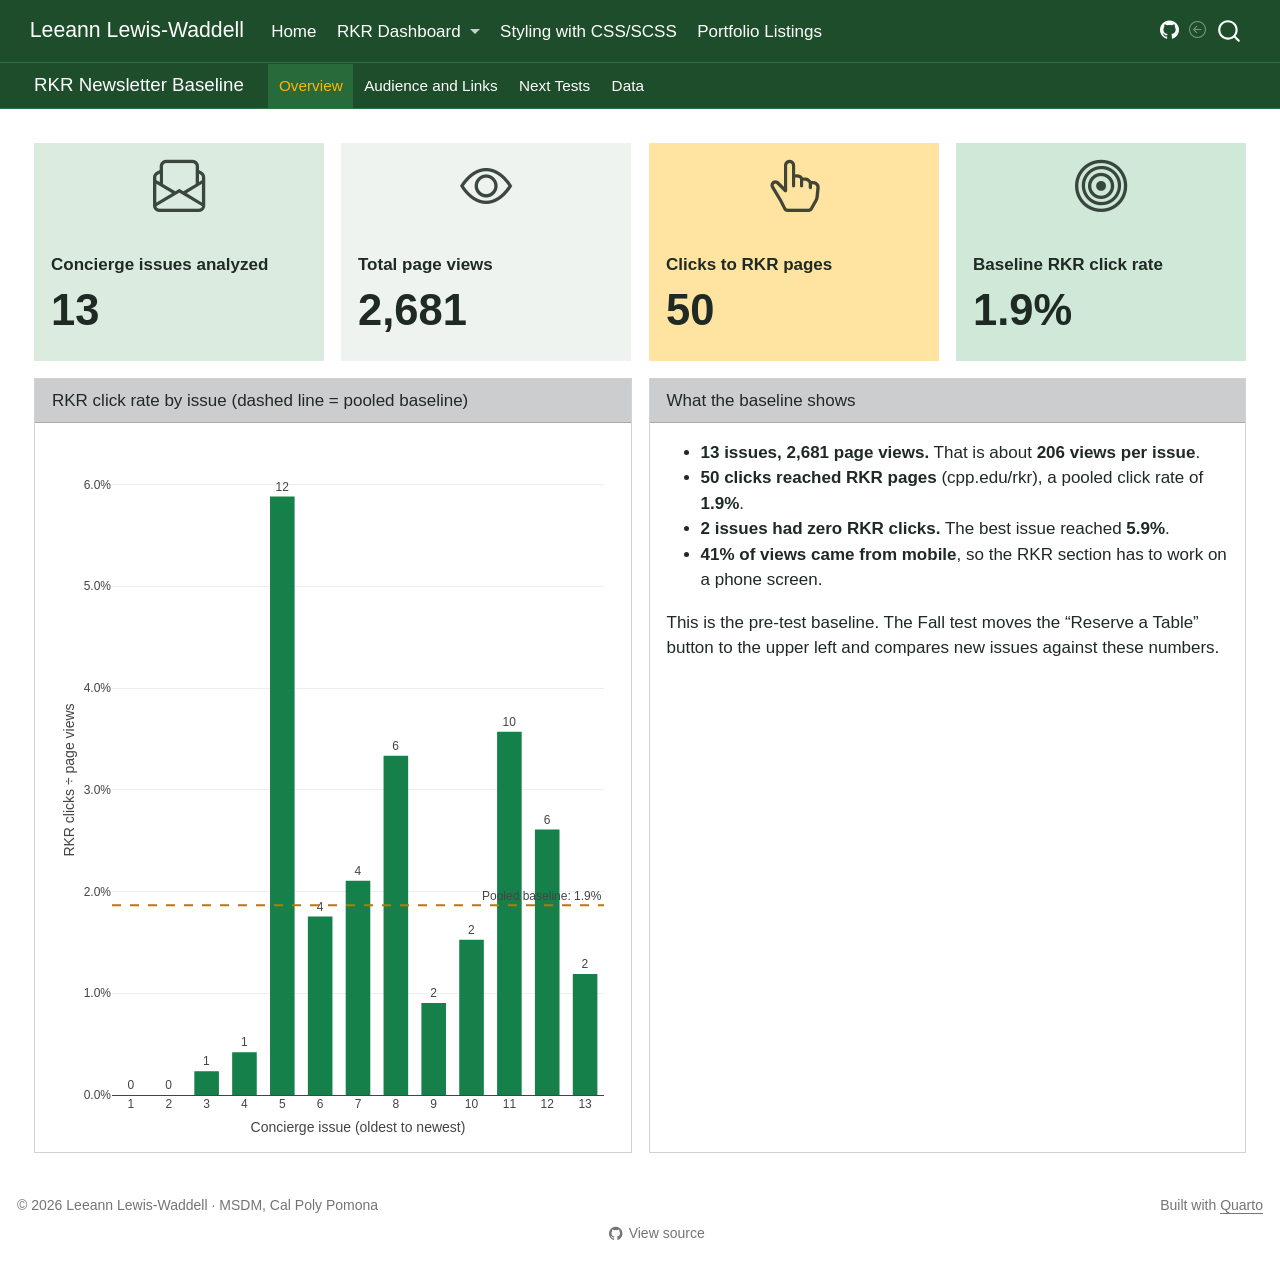
<file: docs/rkr-dashboard.html>
<!DOCTYPE html>
<html xmlns="http://www.w3.org/1999/xhtml" lang="en" xml:lang="en"><head>

<meta charset="utf-8">
<meta name="generator" content="quarto-1.11.9">

<meta name="viewport" content="width=device-width, initial-scale=1.0, user-scalable=yes">


<title>RKR Newsletter Baseline – Leeann Lewis-Waddell</title>
<style>
/* Default styles provided by pandoc.
** See https://pandoc.org/MANUAL.html#variables-for-html for config info.
*/
span.smallcaps{font-variant: small-caps;}
div.columns{display: flex; gap: 1.5em;}
div.column{flex: auto;}
@media screen {
div.columns{gap: min(4vw, 1.5em);}
div.column{overflow-x: auto;}
}
div.hanging-indent{margin-left: 1.5em; text-indent: -1.5em;}
ul.task-list{list-style: none;}
ul.task-list li input[type="checkbox"] {
  width: 0.8em;
  margin: 0 0.8em 0.2em -1em; /* quarto-specific, see https://github.com/quarto-dev/quarto-cli/issues/4556 */ 
  vertical-align: middle;
}
</style>


<script src="site_libs/quarto-nav/quarto-nav.js"></script>
<script src="site_libs/quarto-nav/headroom.min.js"></script>
<script src="site_libs/clipboard/clipboard.min.js"></script>
<script src="site_libs/quarto-search/autocomplete.umd.js"></script>
<script src="site_libs/quarto-search/fuse.min.js"></script>
<script src="site_libs/quarto-search/quarto-search.js"></script>
<meta name="quarto:offset" content="./">
<script src="site_libs/quarto-html/quarto.js" type="module"></script>
<script src="site_libs/quarto-html/tabsets/tabsets.js" type="module"></script>
<script src="site_libs/quarto-html/scrollable-regions/scrollable-regions.js" type="module"></script>
<script src="site_libs/quarto-html/popper.min.js"></script>
<script src="site_libs/quarto-html/tippy.umd.min.js"></script>
<script src="site_libs/quarto-html/anchor.min.js"></script>
<link href="site_libs/quarto-html/tippy.css" rel="stylesheet">
<link href="site_libs/quarto-html/quarto-syntax-highlighting-63b5708e65d6cd79cd7618c58d0c21e7.css" rel="stylesheet" class="quarto-color-scheme" id="quarto-text-highlighting-styles">
<link href="site_libs/quarto-html/quarto-syntax-highlighting-dark-447e42e69aaa9833c0ba1b986f430b20.css" rel="stylesheet" class="quarto-color-scheme quarto-color-alternate" id="quarto-text-highlighting-styles">
<link href="site_libs/quarto-html/quarto-syntax-highlighting-63b5708e65d6cd79cd7618c58d0c21e7.css" rel="stylesheet" class="quarto-color-scheme-extra" id="quarto-text-highlighting-styles">
<script src="site_libs/bootstrap/bootstrap.min.js"></script>
<link href="site_libs/bootstrap/bootstrap-icons.css" rel="stylesheet">
<link href="site_libs/bootstrap/bootstrap-f723d868dc014d5ef89965152c653725.min.css" rel="stylesheet" append-hash="true" class="quarto-color-scheme" id="quarto-bootstrap" data-mode="light">
<link href="site_libs/bootstrap/bootstrap-dark-f723d868dc014d5ef89965152c653725.min.css" rel="stylesheet" append-hash="true" class="quarto-color-scheme quarto-color-alternate" id="quarto-bootstrap" data-mode="light">
<link href="site_libs/bootstrap/bootstrap-f723d868dc014d5ef89965152c653725.min.css" rel="stylesheet" append-hash="true" class="quarto-color-scheme-extra" id="quarto-bootstrap" data-mode="light">
<script src="site_libs/quarto-dashboard/quarto-dashboard.js"></script>
<script src="site_libs/quarto-dashboard/stickythead.js"></script>



<script src="site_libs/quarto-dashboard/web-components.js" type="module"></script>
<script src="site_libs/quarto-dashboard/components.js"></script>

<script id="quarto-search-options" type="application/json">{
  "location": "navbar",
  "copy-button": false,
  "collapse-after": 3,
  "panel-placement": "end",
  "type": "overlay",
  "limit": 50,
  "keyboard-shortcut": [
    "f",
    "/",
    "s"
  ],
  "show-item-context": false,
  "language": {
    "search-no-results-text": "No results",
    "search-matching-documents-text": "matching documents",
    "search-copy-link-title": "Copy link to search",
    "search-hide-matches-text": "Hide additional matches",
    "search-more-match-text": "more match in this document",
    "search-more-matches-text": "more matches in this document",
    "search-clear-button-title": "Clear",
    "search-text-placeholder": "",
    "search-detached-cancel-button-title": "Cancel",
    "search-submit-button-title": "Submit",
    "search-label": "Search"
  }
}</script>
<script src="site_libs/htmlwidgets-1.6.4/htmlwidgets.js"></script>
<script src="site_libs/plotly-binding-4.10.4/plotly.js"></script>
<script src="site_libs/typedarray-0.1/typedarray.min.js"></script>
<script src="site_libs/jquery-3.5.1/jquery.min.js"></script>
<link href="site_libs/crosstalk-1.2.1/css/crosstalk.min.css" rel="stylesheet">
<script src="site_libs/crosstalk-1.2.1/js/crosstalk.min.js"></script>
<link href="site_libs/plotly-htmlwidgets-css-2.11.1/plotly-htmlwidgets.css" rel="stylesheet">
<script src="site_libs/plotly-main-2.11.1/plotly-latest.min.js"></script>


</head>

<body class="quarto-dashboard nav-fixed fullcontent quarto-light"><a id="quarto-skip-link" class="visually-hidden-focusable" href="#quarto-content">Skip to main content</a>


<div id="quarto-search-results"></div>
  <header id="quarto-header" class="headroom fixed-top">
    <nav class="navbar navbar-expand-lg " data-bs-theme="dark" aria-label="Site">
      <div class="navbar-container container-fluid">
      <div class="navbar-brand-container mx-auto">
    <a class="navbar-brand" href="./index.html">
    <span class="navbar-title">Leeann Lewis-Waddell</span>
    </a>
  </div>
          <button class="navbar-toggler" type="button" data-bs-toggle="collapse" data-bs-target="#navbarCollapse" aria-controls="navbarCollapse" aria-expanded="false" aria-label="Toggle navigation" onclick="if (window.quartoToggleHeadroom) { window.quartoToggleHeadroom(); }">
  <span class="navbar-toggler-icon"></span>
</button>
          <div class="collapse navbar-collapse" id="navbarCollapse">
            <ul class="navbar-nav navbar-nav-scroll me-auto">
  <li class="nav-item">
    <a class="nav-link" href="./index.html"> 
<span class="menu-text">Home</span></a>
  </li>  
  <li class="nav-item dropdown ">
    <a class="nav-link dropdown-toggle" href="#" id="nav-menu-rkr-dashboard" role="link" data-bs-toggle="dropdown" aria-expanded="false">
 <span class="menu-text">RKR Dashboard</span>
    </a>
    <ul class="dropdown-menu" aria-labelledby="nav-menu-rkr-dashboard">    
        <li>
    <a class="dropdown-item" href="./dashboard.html">
 <span class="dropdown-text">Dashboard Portal</span></a>
  </li>  
        <li>
    <a class="dropdown-item" href="./rkr-dashboard.html">
 <span class="dropdown-text">Open the Dashboard</span></a>
  </li>  
    </ul>
  </li>
  <li class="nav-item">
    <a class="nav-link" href="./styling.html"> 
<span class="menu-text">Styling with CSS/SCSS</span></a>
  </li>  
  <li class="nav-item">
    <a class="nav-link" href="./listings.html"> 
<span class="menu-text">Portfolio Listings</span></a>
  </li>  
</ul>
            <ul class="navbar-nav navbar-nav-scroll ms-auto">
  <li class="nav-item compact">
    <a class="nav-link" href="https://github.com/lewiswaddell/M10"> <i class="bi bi-github" role="img" aria-label="GitHub repository">
</i> 
<span class="menu-text"></span></a>
  </li>  
</ul>
          <div class="quarto-dashboard-links"><a class="quarto-dashboard-link" href="dashboard.html" aria-label="Back to the dashboard portal"><i class="bi bi-arrow-left-circle"></i></a></div></div> <!-- /navcollapse -->
            <div class="quarto-navbar-tools">
</div>
            <div id="quarto-search" class="" title="Search"></div>
      </div> <!-- /container-fluid -->
    </nav>
<header id="quarto-dashboard-header">
<nav class="navbar navbar-expand-md slim" data-bs-theme="dark">
  <div class="navbar-container container-fluid">
    <button class="navbar-toggler" type="button" data-bs-toggle="collapse" data-bs-target="#dashboard-collapse" aria-controls="dashboard-collapse" aria-expanded="false" aria-label="Toggle navigation">
      <span class="navbar-toggler-icon"></span>
    </button>    


    <div class="navbar-brand-container">


      <div class="navbar-title">
        <div class="navbar-title-text"><a href="#">RKR Newsletter Baseline</a></div>
        
        
      </div>
    </div>
<div id="dashboard-collapse" class="navbar-collapse collapse"><ul class="navbar-nav navbar-nav-scroll me-auto" role="tablist"><li class="nav-item" role="presentation"><a id="tab-overview" class="nav-link active" data-bs-toggle="tab" role="tab" data-bs-target="#overview" data-scrolling="true" href="#overview" aria-controls="overview" aria-selected="true"><span class="nav-link-text">Overview</span></a></li><li class="nav-item" role="presentation"><a id="tab-audience-and-links" class="nav-link" data-bs-toggle="tab" role="tab" data-bs-target="#audience-and-links" data-scrolling="true" href="#audience-and-links" aria-controls="audience-and-links" aria-selected="false"><span class="nav-link-text">Audience and Links</span></a></li><li class="nav-item" role="presentation"><a id="tab-next-tests" class="nav-link" data-bs-toggle="tab" role="tab" data-bs-target="#next-tests" data-scrolling="true" href="#next-tests" aria-controls="next-tests" aria-selected="false"><span class="nav-link-text">Next Tests</span></a></li><li class="nav-item" role="presentation"><a id="tab-data" class="nav-link" data-bs-toggle="tab" role="tab" data-bs-target="#data" data-scrolling="true" href="#data" aria-controls="data" aria-selected="false"><span class="nav-link-text">Data</span></a></li></ul></div></div>
</nav>
</header></header>
<!-- content -->
<div id="quarto-content" class="quarto-container page-layout-custom page-navbar quarto-dashboard-content bslib-gap-spacing html-fill-container dashboard-scrolling quarto-dashboard-pages" tabindex="-1" role="main">
<!-- sidebar -->
<!-- margin-sidebar -->
<!-- main -->

<div class="bslib-grid-item html-fill-item tab-content bslib-grid" data-layout="flow" style="display: grid; grid-template-rows: minmax(3em, 1fr); grid-auto-columns: minmax(0, 1fr);">
<div id="overview" class="dashboard-page tab-pane show active html-fill-item html-fill-container" data-orientation="rows" aria-labelledby="tab-overview">
<div class="html-fill-item html-fill-container bslib-grid" style="display: grid; grid-template-rows: minmax(3em, 22fr) minmax(3em, 78fr); grid-auto-columns: minmax(0, 1fr);">
<div class="html-fill-item html-fill-container bslib-grid" style="display: grid; grid-template-columns: minmax(3em, 1fr) minmax(3em, 1fr) minmax(3em, 1fr) minmax(3em, 1fr);
grid-auto-rows: minmax(0, 1fr);">
<div class="card valuebox cell html-fill-item html-fill-container bslib-card bslib-value-box showcase-left-center" data-bslib-card-init="" data-require-bs-caller="card()" style=" background: #DCEBE0;">
<div class="card-body html-fill-item html-fill-container">
<div data-icon="envelope-paper" class="html-fill-item html-fill-container value-box-grid">
<div class="value-box-showcase html-fill-item html-fill-container">

<i class="bi bi-envelope-paper"></i></div>
<div class="value-box-area">
<p class="value-box-title">
Concierge issues analyzed
</p>
<p class="value-box-value">
13
</p>
</div>
</div>
</div>
<script data-bslib-card-init="">bslib.Card.initializeAllCards();</script></div><div class="card valuebox cell html-fill-item html-fill-container bslib-card bslib-value-box showcase-left-center" data-bslib-card-init="" data-require-bs-caller="card()" style=" background: #EEF3EF;">
<div class="card-body html-fill-item html-fill-container">
<div data-icon="eye" class="html-fill-item html-fill-container value-box-grid">
<div class="value-box-showcase html-fill-item html-fill-container">

<i class="bi bi-eye"></i></div>
<div class="value-box-area">
<p class="value-box-title">
Total page views
</p>
<p class="value-box-value">
2,681
</p>
</div>
</div>
</div>
<script data-bslib-card-init="">bslib.Card.initializeAllCards();</script></div><div class="card valuebox cell html-fill-item html-fill-container bslib-card bslib-value-box showcase-left-center" data-bslib-card-init="" data-require-bs-caller="card()" style=" background: #FFE3A1;">
<div class="card-body html-fill-item html-fill-container">
<div data-icon="hand-index-thumb" class="html-fill-item html-fill-container value-box-grid">
<div class="value-box-showcase html-fill-item html-fill-container">

<i class="bi bi-hand-index-thumb"></i></div>
<div class="value-box-area">
<p class="value-box-title">
Clicks to RKR pages
</p>
<p class="value-box-value">
50
</p>
</div>
</div>
</div>
<script data-bslib-card-init="">bslib.Card.initializeAllCards();</script></div><div class="card valuebox cell html-fill-item html-fill-container bslib-card bslib-value-box showcase-left-center" data-bslib-card-init="" data-require-bs-caller="card()" style=" background: #CFE8D8;">
<div class="card-body html-fill-item html-fill-container">
<div data-icon="bullseye" class="html-fill-item html-fill-container value-box-grid">
<div class="value-box-showcase html-fill-item html-fill-container">

<i class="bi bi-bullseye"></i></div>
<div class="value-box-area">
<p class="value-box-title">
Baseline RKR click rate
</p>
<p class="value-box-value">
1.9%
</p>
</div>
</div>
</div>
<script data-bslib-card-init="">bslib.Card.initializeAllCards();</script></div>
</div>
<div class="html-fill-item html-fill-container bslib-grid" style="display: grid; grid-template-columns: minmax(3em, 1fr) minmax(3em, 1fr);
grid-auto-rows: minmax(0, 1fr);">
<div class="card cell html-fill-item html-fill-container bslib-card" data-title="RKR click rate by issue (dashed line = pooled baseline)" data-bslib-card-init="" data-require-bs-caller="card()" data-full-screen="false">
<div class="card-header"><div class="card-title"><span style="display: inline">
RKR click rate by issue (dashed line = pooled baseline)
</span></div></div>
<div class="card-body html-fill-item html-fill-container">
<div class="cell-output-display html-fill-item html-fill-container">
<div class="plotly html-widget html-fill-item html-fill-container" id="htmlwidget-738525175652a307d5e9" style="width:100%;height:406px;"></div>
<script type="application/json" data-for="htmlwidget-738525175652a307d5e9">{"x":{"visdat":{"29f4fcfae6":["function () ","plotlyVisDat"]},"cur_data":"29f4fcfae6","attrs":{"29f4fcfae6":{"x":{},"y":{},"marker":{"color":"#16804A"},"text":{},"textposition":"outside","hovertemplate":"Issue %{x}<br>Click rate: %{y:.1%}<br>RKR clicks: %{text}<extra><\/extra>","alpha_stroke":1,"sizes":[10,100],"spans":[1,20],"type":"bar"}},"layout":{"margin":{"b":40,"l":60,"t":25,"r":10},"xaxis":{"domain":[0,1],"automargin":true,"title":"Concierge issue (oldest to newest)","type":"category","categoryorder":"array","categoryarray":["1","2","3","4","5","6","7","8","9","10","11","12","13"]},"yaxis":{"domain":[0,1],"automargin":true,"title":"RKR clicks ÷ page views","tickformat":".1%"},"shapes":[{"type":"line","xref":"paper","x0":0,"x1":1,"y0":0.018649757553151809,"y1":0.018649757553151809,"line":{"color":"#B87A00","width":2,"dash":"dash"}}],"annotations":[{"xref":"paper","x":1,"y":0.018649757553151809,"xanchor":"right","yanchor":"bottom","showarrow":false,"text":"Pooled baseline: 1.9%"}],"bargap":0.34999999999999998,"hovermode":"closest","showlegend":false},"source":"A","config":{"modeBarButtonsToAdd":["hoverclosest","hovercompare"],"showSendToCloud":false},"data":[{"x":["1","2","3","4","5","6","7","8","9","10","11","12","13"],"y":[0,0,0.0023364485981308409,0.0042016806722689074,0.058823529411764705,0.017543859649122806,0.021052631578947368,0.033333333333333333,0.0090497737556561094,0.015267175572519083,0.035714285714285712,0.026086956521739129,0.011904761904761904],"marker":{"color":"#16804A","line":{"color":"rgba(31,119,180,1)"}},"text":[0,0,1,1,12,4,4,6,2,2,10,6,2],"textposition":["outside","outside","outside","outside","outside","outside","outside","outside","outside","outside","outside","outside","outside"],"hovertemplate":["Issue %{x}<br>Click rate: %{y:.1%}<br>RKR clicks: %{text}<extra><\/extra>","Issue %{x}<br>Click rate: %{y:.1%}<br>RKR clicks: %{text}<extra><\/extra>","Issue %{x}<br>Click rate: %{y:.1%}<br>RKR clicks: %{text}<extra><\/extra>","Issue %{x}<br>Click rate: %{y:.1%}<br>RKR clicks: %{text}<extra><\/extra>","Issue %{x}<br>Click rate: %{y:.1%}<br>RKR clicks: %{text}<extra><\/extra>","Issue %{x}<br>Click rate: %{y:.1%}<br>RKR clicks: %{text}<extra><\/extra>","Issue %{x}<br>Click rate: %{y:.1%}<br>RKR clicks: %{text}<extra><\/extra>","Issue %{x}<br>Click rate: %{y:.1%}<br>RKR clicks: %{text}<extra><\/extra>","Issue %{x}<br>Click rate: %{y:.1%}<br>RKR clicks: %{text}<extra><\/extra>","Issue %{x}<br>Click rate: %{y:.1%}<br>RKR clicks: %{text}<extra><\/extra>","Issue %{x}<br>Click rate: %{y:.1%}<br>RKR clicks: %{text}<extra><\/extra>","Issue %{x}<br>Click rate: %{y:.1%}<br>RKR clicks: %{text}<extra><\/extra>","Issue %{x}<br>Click rate: %{y:.1%}<br>RKR clicks: %{text}<extra><\/extra>"],"type":"bar","error_y":{"color":"rgba(31,119,180,1)"},"error_x":{"color":"rgba(31,119,180,1)"},"xaxis":"x","yaxis":"y","frame":null}],"highlight":{"on":"plotly_click","persistent":false,"dynamic":false,"selectize":false,"opacityDim":0.20000000000000001,"selected":{"opacity":1},"debounce":0},"shinyEvents":["plotly_hover","plotly_click","plotly_selected","plotly_relayout","plotly_brushed","plotly_brushing","plotly_clickannotation","plotly_doubleclick","plotly_deselect","plotly_afterplot","plotly_sunburstclick"],"base_url":"https://plot.ly"},"evals":[],"jsHooks":[]}</script>
</div>
</div>
<bslib-tooltip placement="auto" bsoptions="[]" data-require-bs-version="5" data-require-bs-caller="tooltip()">
    <template>Expand</template>
    <span class="bslib-full-screen-enter badge rounded-pill">
        <svg xmlns="http://www.w3.org/2000/svg" viewbox="0 0 24 24" style="height:1em;width:1em;" aria-hidden="true" role="img"><path d="M20 5C20 4.4 19.6 4 19 4H13C12.4 4 12 3.6 12 3C12 2.4 12.4 2 13 2H21C21.6 2 22 2.4 22 3V11C22 11.6 21.6 12 21 12C20.4 12 20 11.6 20 11V5ZM4 19C4 19.6 4.4 20 5 20H11C11.6 20 12 20.4 12 21C12 21.6 11.6 22 11 22H3C2.4 22 2 21.6 2 21V13C2 12.4 2.4 12 3 12C3.6 12 4 12.4 4 13V19Z"></path></svg>
    </span>
</bslib-tooltip><script data-bslib-card-init="">bslib.Card.initializeAllCards();</script></div><div class="card html-fill-item html-fill-container bslib-card" data-title="What the baseline shows" data-bslib-card-init="" data-require-bs-caller="card()" data-full-screen="false">
<div class="card-header"><div class="card-title"><span style="display: inline">
What the baseline shows
</span></div></div>
<div class="card-body html-fill-item html-fill-container">
<ul>
<li><strong>13 issues, 2,681 page views.</strong> That is about <strong>206 views per issue</strong>.</li>
<li><strong>50 clicks reached RKR pages</strong> (cpp.edu/rkr), a pooled click rate of <strong>1.9%</strong>.</li>
<li><strong>2 issues had zero RKR clicks.</strong> The best issue reached <strong>5.9%</strong>.</li>
<li><strong>41% of views came from mobile</strong>, so the RKR section has to work on a phone screen.</li>
</ul>
<p>This is the pre-test baseline. The Fall test moves the “Reserve a Table” button to the upper left and compares new issues against these numbers.</p>
</div>
<bslib-tooltip placement="auto" bsoptions="[]" data-require-bs-version="5" data-require-bs-caller="tooltip()">
    <template>Expand</template>
    <span class="bslib-full-screen-enter badge rounded-pill">
        <svg xmlns="http://www.w3.org/2000/svg" viewbox="0 0 24 24" style="height:1em;width:1em;" aria-hidden="true" role="img"><path d="M20 5C20 4.4 19.6 4 19 4H13C12.4 4 12 3.6 12 3C12 2.4 12.4 2 13 2H21C21.6 2 22 2.4 22 3V11C22 11.6 21.6 12 21 12C20.4 12 20 11.6 20 11V5ZM4 19C4 19.6 4.4 20 5 20H11C11.6 20 12 20.4 12 21C12 21.6 11.6 22 11 22H3C2.4 22 2 21.6 2 21V13C2 12.4 2.4 12 3 12C3.6 12 4 12.4 4 13V19Z"></path></svg>
    </span>
</bslib-tooltip><script data-bslib-card-init="">bslib.Card.initializeAllCards();</script></div>
</div>
</div>
</div>
<div id="audience-and-links" class="dashboard-page tab-pane grid-skip html-fill-item html-fill-container" data-orientation="rows" aria-labelledby="tab-audience-and-links">
<div class="html-fill-item html-fill-container bslib-grid" style="display: grid; grid-template-rows: minmax(3em, 50fr) minmax(3em, 50fr); grid-auto-columns: minmax(0, 1fr);">
<div class="html-fill-item html-fill-container bslib-grid" style="display: grid; grid-template-columns: minmax(3em, 1fr) minmax(3em, 1fr);
grid-auto-rows: minmax(0, 1fr);">
<div class="card cell html-fill-item html-fill-container bslib-card" data-title="Page views by issue" data-bslib-card-init="" data-require-bs-caller="card()" data-full-screen="false">
<div class="card-header"><div class="card-title"><span style="display: inline">
Page views by issue
</span></div></div>
<div class="card-body html-fill-item html-fill-container">
<div class="cell-output-display html-fill-item html-fill-container">
<div class="plotly html-widget html-fill-item html-fill-container" id="htmlwidget-f781e21cca0ffa0d8d23" style="width:100%;height:406px;"></div>
<script type="application/json" data-for="htmlwidget-f781e21cca0ffa0d8d23">{"x":{"visdat":{"29f6711aeb3":["function () ","plotlyVisDat"]},"cur_data":"29f6711aeb3","attrs":{"29f6711aeb3":{"x":{},"y":{},"marker":{"color":"#16804A"},"hovertemplate":"Issue %{x}<br>Views: %{y}<extra><\/extra>","alpha_stroke":1,"sizes":[10,100],"spans":[1,20],"type":"bar"}},"layout":{"margin":{"b":40,"l":60,"t":25,"r":10},"xaxis":{"domain":[0,1],"automargin":true,"title":"Concierge issue","type":"category","categoryorder":"array","categoryarray":["1","2","3","4","5","6","7","8","9","10","11","12","13"]},"yaxis":{"domain":[0,1],"automargin":true,"title":"Page views"},"bargap":0.34999999999999998,"hovermode":"closest","showlegend":false},"source":"A","config":{"modeBarButtonsToAdd":["hoverclosest","hovercompare"],"showSendToCloud":false},"data":[{"x":["1","2","3","4","5","6","7","8","9","10","11","12","13"],"y":[98,85,428,238,204,228,190,180,221,131,280,230,168],"marker":{"color":"#16804A","line":{"color":"rgba(31,119,180,1)"}},"hovertemplate":["Issue %{x}<br>Views: %{y}<extra><\/extra>","Issue %{x}<br>Views: %{y}<extra><\/extra>","Issue %{x}<br>Views: %{y}<extra><\/extra>","Issue %{x}<br>Views: %{y}<extra><\/extra>","Issue %{x}<br>Views: %{y}<extra><\/extra>","Issue %{x}<br>Views: %{y}<extra><\/extra>","Issue %{x}<br>Views: %{y}<extra><\/extra>","Issue %{x}<br>Views: %{y}<extra><\/extra>","Issue %{x}<br>Views: %{y}<extra><\/extra>","Issue %{x}<br>Views: %{y}<extra><\/extra>","Issue %{x}<br>Views: %{y}<extra><\/extra>","Issue %{x}<br>Views: %{y}<extra><\/extra>","Issue %{x}<br>Views: %{y}<extra><\/extra>"],"type":"bar","error_y":{"color":"rgba(31,119,180,1)"},"error_x":{"color":"rgba(31,119,180,1)"},"xaxis":"x","yaxis":"y","frame":null}],"highlight":{"on":"plotly_click","persistent":false,"dynamic":false,"selectize":false,"opacityDim":0.20000000000000001,"selected":{"opacity":1},"debounce":0},"shinyEvents":["plotly_hover","plotly_click","plotly_selected","plotly_relayout","plotly_brushed","plotly_brushing","plotly_clickannotation","plotly_doubleclick","plotly_deselect","plotly_afterplot","plotly_sunburstclick"],"base_url":"https://plot.ly"},"evals":[],"jsHooks":[]}</script>
</div>
</div>
<bslib-tooltip placement="auto" bsoptions="[]" data-require-bs-version="5" data-require-bs-caller="tooltip()">
    <template>Expand</template>
    <span class="bslib-full-screen-enter badge rounded-pill">
        <svg xmlns="http://www.w3.org/2000/svg" viewbox="0 0 24 24" style="height:1em;width:1em;" aria-hidden="true" role="img"><path d="M20 5C20 4.4 19.6 4 19 4H13C12.4 4 12 3.6 12 3C12 2.4 12.4 2 13 2H21C21.6 2 22 2.4 22 3V11C22 11.6 21.6 12 21 12C20.4 12 20 11.6 20 11V5ZM4 19C4 19.6 4.4 20 5 20H11C11.6 20 12 20.4 12 21C12 21.6 11.6 22 11 22H3C2.4 22 2 21.6 2 21V13C2 12.4 2.4 12 3 12C3.6 12 4 12.4 4 13V19Z"></path></svg>
    </span>
</bslib-tooltip><script data-bslib-card-init="">bslib.Card.initializeAllCards();</script></div><div class="card cell html-fill-item html-fill-container bslib-card" data-title="RKR's share of all link clicks" data-bslib-card-init="" data-require-bs-caller="card()" data-full-screen="false">
<div class="card-header"><div class="card-title"><span style="display: inline">
RKR’s share of all link clicks
</span></div></div>
<div class="card-body html-fill-item html-fill-container">
<div class="cell-output-display html-fill-item html-fill-container">
<div class="plotly html-widget html-fill-item html-fill-container" id="htmlwidget-30df117c75c5ddb78849" style="width:100%;height:406px;"></div>
<script type="application/json" data-for="htmlwidget-30df117c75c5ddb78849">{"x":{"visdat":{"29f6dbdbfc0":["function () ","plotlyVisDat"]},"cur_data":"29f6dbdbfc0","attrs":{"29f6dbdbfc0":{"x":{},"y":{},"marker":{"color":"#B87A00"},"customdata":{},"hovertemplate":"Issue %{x}<br>%{y:.1%} of link clicks (%{customdata})<extra><\/extra>","alpha_stroke":1,"sizes":[10,100],"spans":[1,20],"type":"bar"}},"layout":{"margin":{"b":40,"l":60,"t":25,"r":10},"xaxis":{"domain":[0,1],"automargin":true,"title":"Concierge issue","type":"category","categoryorder":"array","categoryarray":["1","2","3","4","5","6","7","8","9","10","11","12","13"]},"yaxis":{"domain":[0,1],"automargin":true,"title":"RKR clicks ÷ all link clicks","tickformat":".0%"},"bargap":0.34999999999999998,"hovermode":"closest","showlegend":false},"source":"A","config":{"modeBarButtonsToAdd":["hoverclosest","hovercompare"],"showSendToCloud":false},"data":[{"x":["1","2","3","4","5","6","7","8","9","10","11","12","13"],"y":[0,0,0.0068965517241379309,0.0075187969924812026,0.094488188976377951,0.034482758620689655,0.040404040404040407,0.081081081081081086,0.027777777777777776,0.076923076923076927,0.10989010989010989,0.068965517241379309,0.04878048780487805],"marker":{"color":"#B87A00","line":{"color":"rgba(31,119,180,1)"}},"customdata":["0 of 38","0 of 25","1 of 145","1 of 133","12 of 127","4 of 116","4 of 99","6 of 74","2 of 72","2 of 26","10 of 91","6 of 87","2 of 41"],"hovertemplate":["Issue %{x}<br>%{y:.1%} of link clicks (%{customdata})<extra><\/extra>","Issue %{x}<br>%{y:.1%} of link clicks (%{customdata})<extra><\/extra>","Issue %{x}<br>%{y:.1%} of link clicks (%{customdata})<extra><\/extra>","Issue %{x}<br>%{y:.1%} of link clicks (%{customdata})<extra><\/extra>","Issue %{x}<br>%{y:.1%} of link clicks (%{customdata})<extra><\/extra>","Issue %{x}<br>%{y:.1%} of link clicks (%{customdata})<extra><\/extra>","Issue %{x}<br>%{y:.1%} of link clicks (%{customdata})<extra><\/extra>","Issue %{x}<br>%{y:.1%} of link clicks (%{customdata})<extra><\/extra>","Issue %{x}<br>%{y:.1%} of link clicks (%{customdata})<extra><\/extra>","Issue %{x}<br>%{y:.1%} of link clicks (%{customdata})<extra><\/extra>","Issue %{x}<br>%{y:.1%} of link clicks (%{customdata})<extra><\/extra>","Issue %{x}<br>%{y:.1%} of link clicks (%{customdata})<extra><\/extra>","Issue %{x}<br>%{y:.1%} of link clicks (%{customdata})<extra><\/extra>"],"type":"bar","error_y":{"color":"rgba(31,119,180,1)"},"error_x":{"color":"rgba(31,119,180,1)"},"xaxis":"x","yaxis":"y","frame":null}],"highlight":{"on":"plotly_click","persistent":false,"dynamic":false,"selectize":false,"opacityDim":0.20000000000000001,"selected":{"opacity":1},"debounce":0},"shinyEvents":["plotly_hover","plotly_click","plotly_selected","plotly_relayout","plotly_brushed","plotly_brushing","plotly_clickannotation","plotly_doubleclick","plotly_deselect","plotly_afterplot","plotly_sunburstclick"],"base_url":"https://plot.ly"},"evals":[],"jsHooks":[]}</script>
</div>
</div>
<bslib-tooltip placement="auto" bsoptions="[]" data-require-bs-version="5" data-require-bs-caller="tooltip()">
    <template>Expand</template>
    <span class="bslib-full-screen-enter badge rounded-pill">
        <svg xmlns="http://www.w3.org/2000/svg" viewbox="0 0 24 24" style="height:1em;width:1em;" aria-hidden="true" role="img"><path d="M20 5C20 4.4 19.6 4 19 4H13C12.4 4 12 3.6 12 3C12 2.4 12.4 2 13 2H21C21.6 2 22 2.4 22 3V11C22 11.6 21.6 12 21 12C20.4 12 20 11.6 20 11V5ZM4 19C4 19.6 4.4 20 5 20H11C11.6 20 12 20.4 12 21C12 21.6 11.6 22 11 22H3C2.4 22 2 21.6 2 21V13C2 12.4 2.4 12 3 12C3.6 12 4 12.4 4 13V19Z"></path></svg>
    </span>
</bslib-tooltip><script data-bslib-card-init="">bslib.Card.initializeAllCards();</script></div>
</div>
<div class="html-fill-item html-fill-container bslib-grid" style="display: grid; grid-template-columns: minmax(3em, 1fr) minmax(3em, 1fr);
grid-auto-rows: minmax(0, 1fr);">
<div class="card cell html-fill-item html-fill-container bslib-card" data-title="Where views came from (all issues)" data-bslib-card-init="" data-require-bs-caller="card()" data-full-screen="false">
<div class="card-header"><div class="card-title"><span style="display: inline">
Where views came from (all issues)
</span></div></div>
<div class="card-body html-fill-item html-fill-container">
<div class="cell-output-display html-fill-item html-fill-container">
<div class="plotly html-widget html-fill-item html-fill-container" id="htmlwidget-e952a6b346f7f8437480" style="width:100%;height:406px;"></div>
<script type="application/json" data-for="htmlwidget-e952a6b346f7f8437480">{"x":{"visdat":{"29f4a0e981a":["function () ","plotlyVisDat"]},"cur_data":"29f4a0e981a","attrs":{"29f4a0e981a":{"y":{},"x":{},"orientation":"h","marker":{"color":"#16804A"},"hovertemplate":"%{y}: %{x} views<extra><\/extra>","alpha_stroke":1,"sizes":[10,100],"spans":[1,20],"type":"bar"}},"layout":{"margin":{"b":40,"l":60,"t":25,"r":10},"xaxis":{"domain":[0,1],"automargin":true,"title":"Page views"},"yaxis":{"domain":[0,1],"automargin":true,"title":"","type":"category","categoryorder":"array","categoryarray":["statics.teams.cdn.office.net","cpp.instructure.com","Other","www.canva.com","canvas.cpp.edu","Direct"]},"hovermode":"closest","showlegend":false},"source":"A","config":{"modeBarButtonsToAdd":["hoverclosest","hovercompare"],"showSendToCloud":false},"data":[{"y":["statics.teams.cdn.office.net","cpp.instructure.com","Other","www.canva.com","canvas.cpp.edu","Direct"],"x":[4,8,11,58,69,2531],"orientation":"h","marker":{"color":"#16804A","line":{"color":"rgba(31,119,180,1)"}},"hovertemplate":["%{y}: %{x} views<extra><\/extra>","%{y}: %{x} views<extra><\/extra>","%{y}: %{x} views<extra><\/extra>","%{y}: %{x} views<extra><\/extra>","%{y}: %{x} views<extra><\/extra>","%{y}: %{x} views<extra><\/extra>"],"type":"bar","error_y":{"color":"rgba(31,119,180,1)"},"error_x":{"color":"rgba(31,119,180,1)"},"xaxis":"x","yaxis":"y","frame":null}],"highlight":{"on":"plotly_click","persistent":false,"dynamic":false,"selectize":false,"opacityDim":0.20000000000000001,"selected":{"opacity":1},"debounce":0},"shinyEvents":["plotly_hover","plotly_click","plotly_selected","plotly_relayout","plotly_brushed","plotly_brushing","plotly_clickannotation","plotly_doubleclick","plotly_deselect","plotly_afterplot","plotly_sunburstclick"],"base_url":"https://plot.ly"},"evals":[],"jsHooks":[]}</script>
</div>
</div>
<bslib-tooltip placement="auto" bsoptions="[]" data-require-bs-version="5" data-require-bs-caller="tooltip()">
    <template>Expand</template>
    <span class="bslib-full-screen-enter badge rounded-pill">
        <svg xmlns="http://www.w3.org/2000/svg" viewbox="0 0 24 24" style="height:1em;width:1em;" aria-hidden="true" role="img"><path d="M20 5C20 4.4 19.6 4 19 4H13C12.4 4 12 3.6 12 3C12 2.4 12.4 2 13 2H21C21.6 2 22 2.4 22 3V11C22 11.6 21.6 12 21 12C20.4 12 20 11.6 20 11V5ZM4 19C4 19.6 4.4 20 5 20H11C11.6 20 12 20.4 12 21C12 21.6 11.6 22 11 22H3C2.4 22 2 21.6 2 21V13C2 12.4 2.4 12 3 12C3.6 12 4 12.4 4 13V19Z"></path></svg>
    </span>
</bslib-tooltip><script data-bslib-card-init="">bslib.Card.initializeAllCards();</script></div><div class="card cell html-fill-item html-fill-container bslib-card" data-title="Most clicked links (all issues)" data-bslib-card-init="" data-require-bs-caller="card()" data-full-screen="false">
<div class="card-header"><div class="card-title"><span style="display: inline">
Most clicked links (all issues)
</span></div></div>
<div class="card-body html-fill-item html-fill-container">
<div class="cell-output-display html-fill-item html-fill-container">
<div class="plotly html-widget html-fill-item html-fill-container" id="htmlwidget-58962ca8d913027d97fa" style="width:100%;height:406px;"></div>
<script type="application/json" data-for="htmlwidget-58962ca8d913027d97fa">{"x":{"visdat":{"29f222a8295":["function () ","plotlyVisDat"]},"cur_data":"29f222a8295","attrs":{"29f222a8295":{"y":{},"x":{},"orientation":"h","marker":{"color":{}},"customdata":{},"hovertemplate":"%{customdata}<br>%{x} clicks<extra><\/extra>","alpha_stroke":1,"sizes":[10,100],"spans":[1,20],"type":"bar"}},"layout":{"margin":{"b":40,"l":60,"t":25,"r":10},"xaxis":{"domain":[0,1],"automargin":true,"title":"Clicks"},"yaxis":{"domain":[0,1],"automargin":true,"title":"","type":"category","categoryorder":"array","categoryarray":["forms.cloud.microsoft/Pages/ResponsePage.a...","csupomona.academicworks.com","cpp-sa.terradotta.com/_portal/tds-program-...","eventbrite.com/e/startup-world-cup-corpora...","qualtricsxmnd4wcnjt2.qualtrics.com/jfe/for...","forms.cloud.microsoft/r/s8uWiTa4wb","cpp.edu/rkr/menu.shtml","canvas.cpp.edu/courses/30606/announcements","secure6.saashr.com/ta/6041387.careers?Show...","forms.cloud.microsoft/pages/responsepage.a..."]},"hovermode":"closest","showlegend":false},"source":"A","config":{"modeBarButtonsToAdd":["hoverclosest","hovercompare"],"showSendToCloud":false},"data":[{"y":["forms.cloud.microsoft/Pages/ResponsePage.a...","csupomona.academicworks.com","cpp-sa.terradotta.com/_portal/tds-program-...","eventbrite.com/e/startup-world-cup-corpora...","qualtricsxmnd4wcnjt2.qualtrics.com/jfe/for...","forms.cloud.microsoft/r/s8uWiTa4wb","cpp.edu/rkr/menu.shtml","canvas.cpp.edu/courses/30606/announcements","secure6.saashr.com/ta/6041387.careers?Show...","forms.cloud.microsoft/pages/responsepage.a..."],"x":[31,32,35,37,38,43,45,62,66,79],"orientation":"h","marker":{"color":["#8A8F98","#8A8F98","#8A8F98","#8A8F98","#8A8F98","#8A8F98","#B87A00","#8A8F98","#8A8F98","#8A8F98"],"line":{"color":"rgba(31,119,180,1)"}},"customdata":["forms.cloud.microsoft/Pages/ResponsePage.aspx?id=HqZLFuw5XU-J_6ofAKUhtJmY_X8kDFZLvruFaVuryFNUNElIVTgwTllIQ1dVOUVDN1hVMlU2NU5WOC4u","csupomona.academicworks.com","cpp-sa.terradotta.com/_portal/tds-program-brochure?programid=10084","eventbrite.com/e/startup-world-cup-corporate-innovation-seminar-2026-tickets-1992660476125","qualtricsxmnd4wcnjt2.qualtrics.com/jfe/form/SV_a996Af0jxyZyNeK","forms.cloud.microsoft/r/s8uWiTa4wb","cpp.edu/rkr/menu.shtml","canvas.cpp.edu/courses/30606/announcements","secure6.saashr.com/ta/6041387.careers?ShowJob=738603201","forms.cloud.microsoft/pages/responsepage.aspx?id=HqZLFuw5XU-J_6ofAKUhtEkHfx4WaWlPr_QhzTkSa8FUMkVZVkcxNFIwQ1BZQldZSzZZQ1VORUFUWi4u&route=shorturl"],"hovertemplate":["%{customdata}<br>%{x} clicks<extra><\/extra>","%{customdata}<br>%{x} clicks<extra><\/extra>","%{customdata}<br>%{x} clicks<extra><\/extra>","%{customdata}<br>%{x} clicks<extra><\/extra>","%{customdata}<br>%{x} clicks<extra><\/extra>","%{customdata}<br>%{x} clicks<extra><\/extra>","%{customdata}<br>%{x} clicks<extra><\/extra>","%{customdata}<br>%{x} clicks<extra><\/extra>","%{customdata}<br>%{x} clicks<extra><\/extra>","%{customdata}<br>%{x} clicks<extra><\/extra>"],"type":"bar","error_y":{"color":"rgba(31,119,180,1)"},"error_x":{"color":"rgba(31,119,180,1)"},"xaxis":"x","yaxis":"y","frame":null}],"highlight":{"on":"plotly_click","persistent":false,"dynamic":false,"selectize":false,"opacityDim":0.20000000000000001,"selected":{"opacity":1},"debounce":0},"shinyEvents":["plotly_hover","plotly_click","plotly_selected","plotly_relayout","plotly_brushed","plotly_brushing","plotly_clickannotation","plotly_doubleclick","plotly_deselect","plotly_afterplot","plotly_sunburstclick"],"base_url":"https://plot.ly"},"evals":[],"jsHooks":[]}</script>
</div>
</div>
<bslib-tooltip placement="auto" bsoptions="[]" data-require-bs-version="5" data-require-bs-caller="tooltip()">
    <template>Expand</template>
    <span class="bslib-full-screen-enter badge rounded-pill">
        <svg xmlns="http://www.w3.org/2000/svg" viewbox="0 0 24 24" style="height:1em;width:1em;" aria-hidden="true" role="img"><path d="M20 5C20 4.4 19.6 4 19 4H13C12.4 4 12 3.6 12 3C12 2.4 12.4 2 13 2H21C21.6 2 22 2.4 22 3V11C22 11.6 21.6 12 21 12C20.4 12 20 11.6 20 11V5ZM4 19C4 19.6 4.4 20 5 20H11C11.6 20 12 20.4 12 21C12 21.6 11.6 22 11 22H3C2.4 22 2 21.6 2 21V13C2 12.4 2.4 12 3 12C3.6 12 4 12.4 4 13V19Z"></path></svg>
    </span>
</bslib-tooltip><script data-bslib-card-init="">bslib.Card.initializeAllCards();</script></div>
</div>
</div>
</div>
<div id="next-tests" class="dashboard-page tab-pane grid-skip html-fill-item html-fill-container" data-orientation="rows" aria-labelledby="tab-next-tests">
<div class="html-fill-item html-fill-container bslib-grid" style="display: grid; grid-template-rows: minmax(3em, 1fr); grid-auto-columns: minmax(0, 1fr);">
<div class="html-fill-item html-fill-container bslib-grid" style="display: grid; grid-template-columns: minmax(3em, 1fr);
grid-auto-rows: minmax(0, 1fr);">
<div class="card html-fill-item html-fill-container bslib-card" data-title="Analytics Objective 1: Newsletter Design and Reservation Growth" data-bslib-card-init="" data-require-bs-caller="card()" data-full-screen="false">
<div class="card-header"><div class="card-title"><span style="display: inline">
Analytics Objective 1: Newsletter Design and Reservation Growth
</span></div></div>
<div class="card-body html-fill-item html-fill-container">
<p><strong>Goal:</strong> compare RKR click rates and attributed OpenTable reservations across section designs, changing one element per phase.</p>
<table class="caption-top table">
<colgroup>
<col style="width: 17%">
<col style="width: 35%">
<col style="width: 46%">
</colgroup>
<thead>
<tr class="header">
<th>Phase</th>
<th>What changes</th>
<th>Compared against</th>
</tr>
</thead>
<tbody>
<tr class="odd">
<td>Fall 2026</td>
<td>“Reserve a Table” button moves to the upper left</td>
<td>This baseline (past issues)</td>
</tr>
<tr class="even">
<td>Spring 2027</td>
<td>Image vs.&nbsp;video, button fixed in the upper left</td>
<td>Each other</td>
</tr>
</tbody>
</table>
<strong>Methods</strong>
<ul>
<li><strong>Two-proportion z-test:</strong> compares click rates between conditions at α = 0.05.</li>
<li><strong>Independent-samples t-test:</strong> compares average weekly attributed OpenTable reservations between designs.</li>
</ul>
<p><strong>Not yet available:</strong> issue dates, the first upper-left-button issue, and OpenTable reservations by link. These pages will add the comparisons once that data comes in.</p>
</div>
<bslib-tooltip placement="auto" bsoptions="[]" data-require-bs-version="5" data-require-bs-caller="tooltip()">
    <template>Expand</template>
    <span class="bslib-full-screen-enter badge rounded-pill">
        <svg xmlns="http://www.w3.org/2000/svg" viewbox="0 0 24 24" style="height:1em;width:1em;" aria-hidden="true" role="img"><path d="M20 5C20 4.4 19.6 4 19 4H13C12.4 4 12 3.6 12 3C12 2.4 12.4 2 13 2H21C21.6 2 22 2.4 22 3V11C22 11.6 21.6 12 21 12C20.4 12 20 11.6 20 11V5ZM4 19C4 19.6 4.4 20 5 20H11C11.6 20 12 20.4 12 21C12 21.6 11.6 22 11 22H3C2.4 22 2 21.6 2 21V13C2 12.4 2.4 12 3 12C3.6 12 4 12.4 4 13V19Z"></path></svg>
    </span>
</bslib-tooltip><script data-bslib-card-init="">bslib.Card.initializeAllCards();</script></div>
</div>
</div>
</div>
<div id="data" class="dashboard-page tab-pane grid-skip html-fill-item html-fill-container" data-orientation="rows" aria-labelledby="tab-data">
<div class="html-fill-item html-fill-container bslib-grid" style="display: grid; grid-template-rows: minmax(3em, 100fr); grid-auto-columns: minmax(0, 1fr);">
<div class="html-fill-item html-fill-container bslib-grid" style="display: grid; grid-template-columns: minmax(3em, 1fr);
grid-auto-rows: minmax(0, 1fr);">
<div class="card cell html-fill-item html-fill-container bslib-card" data-title="Issue-level summary from Canva website insights" data-bslib-card-init="" data-require-bs-caller="card()" data-full-screen="false">
<div class="card-header"><div class="card-title"><span style="display: inline">
Issue-level summary from Canva website insights
</span></div></div>
<div class="card-body html-fill-item html-fill-container">
<div class="cell-output-display html-fill-item html-fill-container">
<table class="caption-top table table-sm table-striped small">
<colgroup>
<col style="width: 7%">
<col style="width: 7%">
<col style="width: 17%">
<col style="width: 11%">
<col style="width: 21%">
<col style="width: 14%">
<col style="width: 19%">
</colgroup>
<thead>
<tr class="header">
<th style="text-align: right;">Issue</th>
<th style="text-align: right;">Views</th>
<th style="text-align: right;">Mobile views</th>
<th style="text-align: right;">Mobile %</th>
<th style="text-align: right;">All link clicks</th>
<th style="text-align: right;">RKR clicks</th>
<th style="text-align: right;">RKR click rate</th>
</tr>
</thead>
<tbody>
<tr class="odd">
<td style="text-align: right;">1</td>
<td style="text-align: right;">98</td>
<td style="text-align: right;">40</td>
<td style="text-align: right;">40.8%</td>
<td style="text-align: right;">38</td>
<td style="text-align: right;">0</td>
<td style="text-align: right;">0.0%</td>
</tr>
<tr class="even">
<td style="text-align: right;">2</td>
<td style="text-align: right;">85</td>
<td style="text-align: right;">38</td>
<td style="text-align: right;">44.7%</td>
<td style="text-align: right;">25</td>
<td style="text-align: right;">0</td>
<td style="text-align: right;">0.0%</td>
</tr>
<tr class="odd">
<td style="text-align: right;">3</td>
<td style="text-align: right;">428</td>
<td style="text-align: right;">173</td>
<td style="text-align: right;">40.4%</td>
<td style="text-align: right;">145</td>
<td style="text-align: right;">1</td>
<td style="text-align: right;">0.2%</td>
</tr>
<tr class="even">
<td style="text-align: right;">4</td>
<td style="text-align: right;">238</td>
<td style="text-align: right;">87</td>
<td style="text-align: right;">36.6%</td>
<td style="text-align: right;">133</td>
<td style="text-align: right;">1</td>
<td style="text-align: right;">0.4%</td>
</tr>
<tr class="odd">
<td style="text-align: right;">5</td>
<td style="text-align: right;">204</td>
<td style="text-align: right;">76</td>
<td style="text-align: right;">37.3%</td>
<td style="text-align: right;">127</td>
<td style="text-align: right;">12</td>
<td style="text-align: right;">5.9%</td>
</tr>
<tr class="even">
<td style="text-align: right;">6</td>
<td style="text-align: right;">228</td>
<td style="text-align: right;">85</td>
<td style="text-align: right;">37.3%</td>
<td style="text-align: right;">116</td>
<td style="text-align: right;">4</td>
<td style="text-align: right;">1.8%</td>
</tr>
<tr class="odd">
<td style="text-align: right;">7</td>
<td style="text-align: right;">190</td>
<td style="text-align: right;">74</td>
<td style="text-align: right;">38.9%</td>
<td style="text-align: right;">99</td>
<td style="text-align: right;">4</td>
<td style="text-align: right;">2.1%</td>
</tr>
<tr class="even">
<td style="text-align: right;">8</td>
<td style="text-align: right;">180</td>
<td style="text-align: right;">69</td>
<td style="text-align: right;">38.3%</td>
<td style="text-align: right;">74</td>
<td style="text-align: right;">6</td>
<td style="text-align: right;">3.3%</td>
</tr>
<tr class="odd">
<td style="text-align: right;">9</td>
<td style="text-align: right;">221</td>
<td style="text-align: right;">105</td>
<td style="text-align: right;">47.5%</td>
<td style="text-align: right;">72</td>
<td style="text-align: right;">2</td>
<td style="text-align: right;">0.9%</td>
</tr>
<tr class="even">
<td style="text-align: right;">10</td>
<td style="text-align: right;">131</td>
<td style="text-align: right;">48</td>
<td style="text-align: right;">36.6%</td>
<td style="text-align: right;">26</td>
<td style="text-align: right;">2</td>
<td style="text-align: right;">1.5%</td>
</tr>
<tr class="odd">
<td style="text-align: right;">11</td>
<td style="text-align: right;">280</td>
<td style="text-align: right;">126</td>
<td style="text-align: right;">45.0%</td>
<td style="text-align: right;">91</td>
<td style="text-align: right;">10</td>
<td style="text-align: right;">3.6%</td>
</tr>
<tr class="even">
<td style="text-align: right;">12</td>
<td style="text-align: right;">230</td>
<td style="text-align: right;">80</td>
<td style="text-align: right;">34.8%</td>
<td style="text-align: right;">87</td>
<td style="text-align: right;">6</td>
<td style="text-align: right;">2.6%</td>
</tr>
<tr class="odd">
<td style="text-align: right;">13</td>
<td style="text-align: right;">168</td>
<td style="text-align: right;">94</td>
<td style="text-align: right;">56.0%</td>
<td style="text-align: right;">41</td>
<td style="text-align: right;">2</td>
<td style="text-align: right;">1.2%</td>
</tr>
</tbody>
</table>
</div>
</div>
<bslib-tooltip placement="auto" bsoptions="[]" data-require-bs-version="5" data-require-bs-caller="tooltip()">
    <template>Expand</template>
    <span class="bslib-full-screen-enter badge rounded-pill">
        <svg xmlns="http://www.w3.org/2000/svg" viewbox="0 0 24 24" style="height:1em;width:1em;" aria-hidden="true" role="img"><path d="M20 5C20 4.4 19.6 4 19 4H13C12.4 4 12 3.6 12 3C12 2.4 12.4 2 13 2H21C21.6 2 22 2.4 22 3V11C22 11.6 21.6 12 21 12C20.4 12 20 11.6 20 11V5ZM4 19C4 19.6 4.4 20 5 20H11C11.6 20 12 20.4 12 21C12 21.6 11.6 22 11 22H3C2.4 22 2 21.6 2 21V13C2 12.4 2.4 12 3 12C3.6 12 4 12.4 4 13V19Z"></path></svg>
    </span>
</bslib-tooltip><script data-bslib-card-init="">bslib.Card.initializeAllCards();</script></div><div id="3ade8a4a-fb1d-4a6c-8409-ac45482d5fc9" class="hidden html-fill-item html-fill-container">

</div>
</div>
</div>
</div>
</div>


<script id="quarto-html-after-body" type="application/javascript">
  window.document.addEventListener("DOMContentLoaded", function (event) {
    const icon = "";
    const anchorJS = new window.AnchorJS();
    anchorJS.options = {
      placement: 'right',
      icon: icon
    };
    anchorJS.add('.anchored');
    const isCodeAnnotation = (el) => {
      for (const clz of el.classList) {
        if (clz.startsWith('code-annotation-')) {                     
          return true;
        }
      }
      return false;
    }
    const onCopySuccess = function(e) {
      // button target
      const button = e.trigger;
      // don't keep focus
      button.blur();
      // flash "checked"
      button.classList.add('code-copy-button-checked');
      var currentTitle = button.getAttribute("title");
      button.setAttribute("title", "Copied!");
      let tooltip;
      if (window.bootstrap) {
        button.setAttribute("data-bs-toggle", "tooltip");
        button.setAttribute("data-bs-placement", "left");
        button.setAttribute("data-bs-title", "Copied!");
        tooltip = new bootstrap.Tooltip(button, 
          { trigger: "manual", 
            customClass: "code-copy-button-tooltip",
            offset: [0, -8]});
        tooltip.show();    
      }
      setTimeout(function() {
        if (tooltip) {
          tooltip.hide();
          button.removeAttribute("data-bs-title");
          button.removeAttribute("data-bs-toggle");
          button.removeAttribute("data-bs-placement");
        }
        button.setAttribute("title", currentTitle);
        button.classList.remove('code-copy-button-checked');
      }, 1000);
      // clear code selection
      e.clearSelection();
    }
    const getTextToCopy = function(trigger) {
      const outerScaffold = trigger.parentElement.cloneNode(true);
      const codeEl = outerScaffold.querySelector('code');
      for (const childEl of codeEl.children) {
        if (isCodeAnnotation(childEl)) {
          childEl.remove();
        }
      }
      return codeEl.innerText;
    }
    const clipboard = new window.ClipboardJS('.code-copy-button:not([data-in-quarto-modal])', {
      text: getTextToCopy
    });
    clipboard.on('success', onCopySuccess);
    if (window.document.getElementById('quarto-embedded-source-code-modal')) {
      const clipboardModal = new window.ClipboardJS('.code-copy-button[data-in-quarto-modal]', {
        text: getTextToCopy,
        container: window.document.getElementById('quarto-embedded-source-code-modal')
      });
      clipboardModal.on('success', onCopySuccess);
    }
      var localhostRegex = new RegExp(/^(?:http|https):\/\/localhost\:?[0-9]*\//);
      var mailtoRegex = new RegExp(/^mailto:/);
        var filterRegex = new RegExp("https:\/\/lewiswaddell\.github\.io\/M10\/");
      var isInternal = (href) => {
          return filterRegex.test(href) || localhostRegex.test(href) || mailtoRegex.test(href);
      }
      // Inspect non-navigation links and adorn them if external
      window.quartoDecorateExternalLinks = function (root) {
     var links = (root || window.document).querySelectorAll('a[href]:not(.nav-link):not(.navbar-brand):not(.toc-action):not(.sidebar-link):not(.sidebar-item-toggle):not(.pagination-link):not(.no-external):not([aria-hidden]):not(.dropdown-item):not(.quarto-navigation-tool):not(.about-link)');
      for (var i=0; i<links.length; i++) {
        const link = links[i];
        if (!isInternal(link.href)) {
          // undo the damage that might have been done by quarto-nav.js in the case of
          // links that we want to consider external
          if (link.dataset.originalHref !== undefined) {
            link.href = link.dataset.originalHref;
          }
          if (!link.classList.contains('no-external-icon')) {
          }
        }
      }
      };
      window.quartoDecorateExternalLinks(window.document);
    // Esc closes the popup (WCAG 1.4.13) and focus leaving both trigger and
    // popup closes it (WCAG 2.4.11); tippy handles neither for interactive popups.
    const hideOnEscAndFocusOut = {
      name: 'hideOnEscAndFocusOut',
      defaultValue: true,
      fn(instance) {
        const dismiss = () => {
          // A show scheduled by the trigger delay would otherwise reopen it
          instance.clearDelayTimeouts();
          instance.hide();
        };
        const onKeyDown = (event) => {
          if (event.key !== 'Escape') {
            return;
          }
          // Keep Esc from also reaching page handlers (e.g. reveal.js overview),
          // except an open reveal.js slide menu, which Esc should close too.
          // The menu handles keys only when its keyboard option is on.
          const menuHandlesEsc = window.Reveal?.getPlugin?.('menu')?.isOpen() &&
            window.Reveal.getConfig().menu?.keyboard !== false;
          if (!menuHandlesEsc) {
            event.stopPropagation();
          }
          if (instance.popper.contains(window.document.activeElement)) {
            // Disabled while refocusing so the focus trigger does not reopen it
            instance.disable();
            instance.reference.focus();
            instance.enable();
          }
          dismiss();
        };
        const onFocusOut = (event) => {
          const target = event.relatedTarget;
          if (target && !instance.reference.contains(target) &&
              !instance.popper.contains(target)) {
            dismiss();
          }
        };
        // On the trigger too: a click trigger (code-annotations: select) has no
        // blur handling. Attached for the instance's lifetime so leaving the
        // trigger also cancels a show still pending on the trigger delay.
        instance.reference.addEventListener('focusout', onFocusOut);
        return {
          onShow() {
            window.document.addEventListener('keydown', onKeyDown, true);
            instance.popper.addEventListener('focusout', onFocusOut);
          },
          onHide() {
            window.document.removeEventListener('keydown', onKeyDown, true);
            instance.popper.removeEventListener('focusout', onFocusOut);
          },
          onDestroy() {
            instance.reference.removeEventListener('focusout', onFocusOut);
          },
        };
      },
    };
    function tippyHover(el, contentFn, onTriggerFn, onUntriggerFn) {
      const config = {
        allowHTML: true,
        maxWidth: 500,
        delay: 100,
        arrow: false,
        appendTo: function(el) {
            return el.parentElement;
        },
        interactive: true,
        interactiveBorder: 10,
        theme: 'quarto',
        placement: 'bottom-start',
        plugins: [hideOnEscAndFocusOut],
      };
      if (contentFn) {
        config.content = contentFn;
      }
      if (onTriggerFn) {
        config.onTrigger = onTriggerFn;
      }
      if (onUntriggerFn) {
        config.onUntrigger = onUntriggerFn;
      }
      window.tippy(el, config); 
    }
    const noterefs = window.document.querySelectorAll('a[role="doc-noteref"]');
    for (var i=0; i<noterefs.length; i++) {
      const ref = noterefs[i];
      tippyHover(ref, function() {
        // use id or data attribute instead here
        let href = ref.getAttribute('data-footnote-href') || ref.getAttribute('href');
        try { href = new URL(href).hash; } catch {}
        const id = href.replace(/^#\/?/, "");
        const note = window.document.getElementById(id);
        if (note) {
          return note.innerHTML;
        } else {
          return "";
        }
      });
    }
    const xrefs = window.document.querySelectorAll('a.quarto-xref');
    const processXRef = (id, note) => {
      // Strip column container classes
      const stripColumnClz = (el) => {
        el.classList.remove("page-full", "page-columns");
        if (el.children) {
          for (const child of el.children) {
            stripColumnClz(child);
          }
        }
      }
      stripColumnClz(note)
      if (id === null || id.startsWith('sec-')) {
        // Special case sections, only their first couple elements
        const container = document.createElement("div");
        if (note.children && note.children.length > 2) {
          container.appendChild(note.children[0].cloneNode(true));
          for (let i = 1; i < note.children.length; i++) {
            const child = note.children[i];
            if (child.tagName === "P" && child.innerText === "") {
              continue;
            } else {
              container.appendChild(child.cloneNode(true));
              break;
            }
          }
          if (window.Quarto?.typesetMath) {
            window.Quarto.typesetMath(container);
          }
          return container.innerHTML
        } else {
          if (window.Quarto?.typesetMath) {
            window.Quarto.typesetMath(note);
          }
          return note.innerHTML;
        }
      } else {
        // Remove any anchor links if they are present
        const anchorLink = note.querySelector('a.anchorjs-link');
        if (anchorLink) {
          anchorLink.remove();
        }
        if (window.Quarto?.typesetMath) {
          window.Quarto.typesetMath(note);
        }
        if (note.classList.contains("callout")) {
          return note.outerHTML;
        } else {
          return note.innerHTML;
        }
      }
    }
    for (var i=0; i<xrefs.length; i++) {
      const xref = xrefs[i];
      tippyHover(xref, undefined, function(instance) {
        instance.disable();
        let url = xref.getAttribute('href');
        let hash = undefined; 
        if (url.startsWith('#')) {
          hash = url;
        } else {
          try { hash = new URL(url).hash; } catch {}
        }
        if (hash) {
          const id = hash.replace(/^#\/?/, "");
          const note = window.document.getElementById(id);
          if (note !== null) {
            try {
              const html = processXRef(id, note.cloneNode(true));
              instance.setContent(html);
            } finally {
              instance.enable();
              instance.show();
            }
          } else {
            // See if we can fetch this
            fetch(url.split('#')[0])
            .then(res => res.text())
            .then(html => {
              const parser = new DOMParser();
              const htmlDoc = parser.parseFromString(html, "text/html");
              const note = htmlDoc.getElementById(id);
              if (note !== null) {
                const html = processXRef(id, note);
                instance.setContent(html);
              } 
            }).finally(() => {
              instance.enable();
              instance.show();
            });
          }
        } else {
          // See if we can fetch a full url (with no hash to target)
          // This is a special case and we should probably do some content thinning / targeting
          fetch(url)
          .then(res => res.text())
          .then(html => {
            const parser = new DOMParser();
            const htmlDoc = parser.parseFromString(html, "text/html");
            const note = htmlDoc.querySelector('main.content');
            if (note !== null) {
              // This should only happen for chapter cross references
              // (since there is no id in the URL)
              // remove the first header
              if (note.children.length > 0 && note.children[0].tagName === "HEADER") {
                note.children[0].remove();
              }
              const html = processXRef(null, note);
              instance.setContent(html);
            } 
          }).finally(() => {
            instance.enable();
            instance.show();
          });
        }
      }, function(instance) {
      });
    }
        let selectedAnnoteEl;
        const selectorForAnnotation = ( cell, annotation) => {
          let cellAttr = 'data-code-cell="' + cell + '"';
          let lineAttr = 'data-code-annotation="' +  annotation + '"';
          const selector = 'span[' + cellAttr + '][' + lineAttr + ']';
          return selector;
        }
        const selectCodeLines = (annoteEl) => {
          const doc = window.document;
          const targetCell = annoteEl.getAttribute("data-target-cell");
          const targetAnnotation = annoteEl.getAttribute("data-target-annotation");
          const annoteSpan = window.document.querySelector(selectorForAnnotation(targetCell, targetAnnotation));
          const lines = annoteSpan.getAttribute("data-code-lines").split(",");
          const lineIds = lines.map((line) => {
            return targetCell + "-" + line;
          })
          // Each band is positioned against its own containing block, which is
          // not the offsetParent of the lines, so place it from client rects.
          const placeBand = (band, firstEl, lastEl, codeBlock) => {
            const container = band.offsetParent;
            if (container === null) {
              return;
            }
            const containerRect = container.getBoundingClientRect();
            // Reveal.js scales slides with a transform, so convert client
            // pixels back to the CSS pixels of the container.
            const scale = containerRect.height / container.offsetHeight || 1;
            const firstRect = firstEl.getBoundingClientRect();
            const lastRect = lastEl.getBoundingClientRect();
            const top = (firstRect.top - containerRect.top) / scale - container.clientTop + container.scrollTop;
            const height = (lastRect.bottom - firstRect.top) / scale;
            band.style.top = top - 2 + "px";
            band.style.height = height + 4 + "px";
            if (codeBlock) {
              // Without the copy button wrapper, the containing block is wider
              // than the code block, so span the code block explicitly.
              const blockRect = codeBlock.getBoundingClientRect();
              band.style.left = (blockRect.left - containerRect.left) / scale - container.clientLeft + container.scrollLeft + "px";
              band.style.width = blockRect.width / scale + "px";
            }
          };
          if (lineIds.length > 0) {
            const el = window.document.getElementById(lineIds[0]);
            const lastEl = window.document.getElementById(lineIds[lineIds.length - 1]);
            const parent = el.parentElement.parentElement;
            // cook up a div (if necessary) and position it
            let div = window.document.getElementById("code-annotation-line-highlight");
            if (div === null) {
              div = window.document.createElement("div");
              div.setAttribute("id", "code-annotation-line-highlight");
              div.style.position = 'absolute';
              parent.appendChild(div);
            }
            placeBand(div, el, lastEl, parent.closest("div.sourceCode") || parent);
            let gutterDiv = window.document.getElementById("code-annotation-line-highlight-gutter");
            if (gutterDiv === null) {
              gutterDiv = window.document.createElement("div");
              gutterDiv.setAttribute("id", "code-annotation-line-highlight-gutter");
              gutterDiv.style.position = 'absolute';
              const codeCell = window.document.getElementById(targetCell);
              const gutter = codeCell.querySelector('.code-annotation-gutter');
              gutter.appendChild(gutterDiv);
            }
            placeBand(gutterDiv, el, lastEl);
            selectedAnnoteEl = annoteEl;
          }
        };
        const unselectCodeLines = () => {
          const elementsIds = ["code-annotation-line-highlight", "code-annotation-line-highlight-gutter"];
          elementsIds.forEach((elId) => {
            const div = window.document.getElementById(elId);
            if (div) {
              div.remove();
            }
          });
          selectedAnnoteEl = undefined;
        };
          // Handle positioning of the toggle
      window.addEventListener(
        "resize",
        throttle(() => {
          elRect = undefined;
          if (selectedAnnoteEl) {
            selectCodeLines(selectedAnnoteEl);
          }
        }, 10)
      );
      function throttle(fn, ms) {
      let throttle = false;
      let timer;
        return (...args) => {
          if(!throttle) { // first call gets through
              fn.apply(this, args);
              throttle = true;
          } else { // all the others get throttled
              if(timer) clearTimeout(timer); // cancel #2
              timer = setTimeout(() => {
                fn.apply(this, args);
                timer = throttle = false;
              }, ms);
          }
        };
      }
        // Attach click handler to the DT
        const annoteDls = window.document.querySelectorAll('dt[data-target-cell]');
        for (const annoteDlNode of annoteDls) {
          annoteDlNode.addEventListener('click', (event) => {
            const clickedEl = event.target;
            if (clickedEl !== selectedAnnoteEl) {
              unselectCodeLines();
              const activeEl = window.document.querySelector('dt[data-target-cell].code-annotation-active');
              if (activeEl) {
                activeEl.classList.remove('code-annotation-active');
              }
              selectCodeLines(clickedEl);
              clickedEl.classList.add('code-annotation-active');
            } else {
              // Unselect the line
              unselectCodeLines();
              clickedEl.classList.remove('code-annotation-active');
            }
          });
        }
    const findCites = (el) => {
      const parentEl = el.parentElement;
      if (parentEl) {
        const cites = parentEl.dataset.cites;
        if (cites) {
          return {
            el,
            cites: cites.split(' ')
          };
        } else {
          return findCites(el.parentElement)
        }
      } else {
        return undefined;
      }
    };
    var bibliorefs = window.document.querySelectorAll('a[role="doc-biblioref"]');
    for (var i=0; i<bibliorefs.length; i++) {
      const ref = bibliorefs[i];
      const citeInfo = findCites(ref);
      if (citeInfo) {
        tippyHover(citeInfo.el, function() {
          var popup = window.document.createElement('div');
          citeInfo.cites.forEach(function(cite) {
            var citeDiv = window.document.createElement('div');
            citeDiv.classList.add('hanging-indent');
            citeDiv.classList.add('csl-entry');
            var biblioDiv = window.document.getElementById('ref-' + cite);
            if (biblioDiv) {
              citeDiv.innerHTML = biblioDiv.innerHTML;
            }
            popup.appendChild(citeDiv);
          });
          return popup.innerHTML;
        });
      }
    }
  });
  </script>
  <script type="application/javascript">
  window.quartoScrollableRegionsLabels = {"code":"Scrollable code","output":"Scrollable output"};
  </script>
</div> <!-- /content -->
<footer class="footer">
  <div class="nav-footer">
    <div class="nav-footer-left">
<p>© 2026 Leeann Lewis-Waddell · MSDM, Cal Poly Pomona</p>
</div>   
    <div class="nav-footer-center">
      &nbsp;
    <div class="toc-actions"><ul><li><a href="https://github.com/lewiswaddell/M10/blob/main/rkr-dashboard.qmd" class="toc-action"><i class="bi bi-github"></i>View source</a></li></ul></div></div>
    <div class="nav-footer-right">
<p>Built with <a href="https://quarto.org">Quarto</a></p>
</div>
  </div>
</footer>

<script type="application/javascript">
window.document.addEventListener("DOMContentLoaded", function (_event) {
  if (window.bslib.Card) {
    window.bslib.Card.initializeAllCards();
  }
}); 
</script>
  



</body></html>
</file>
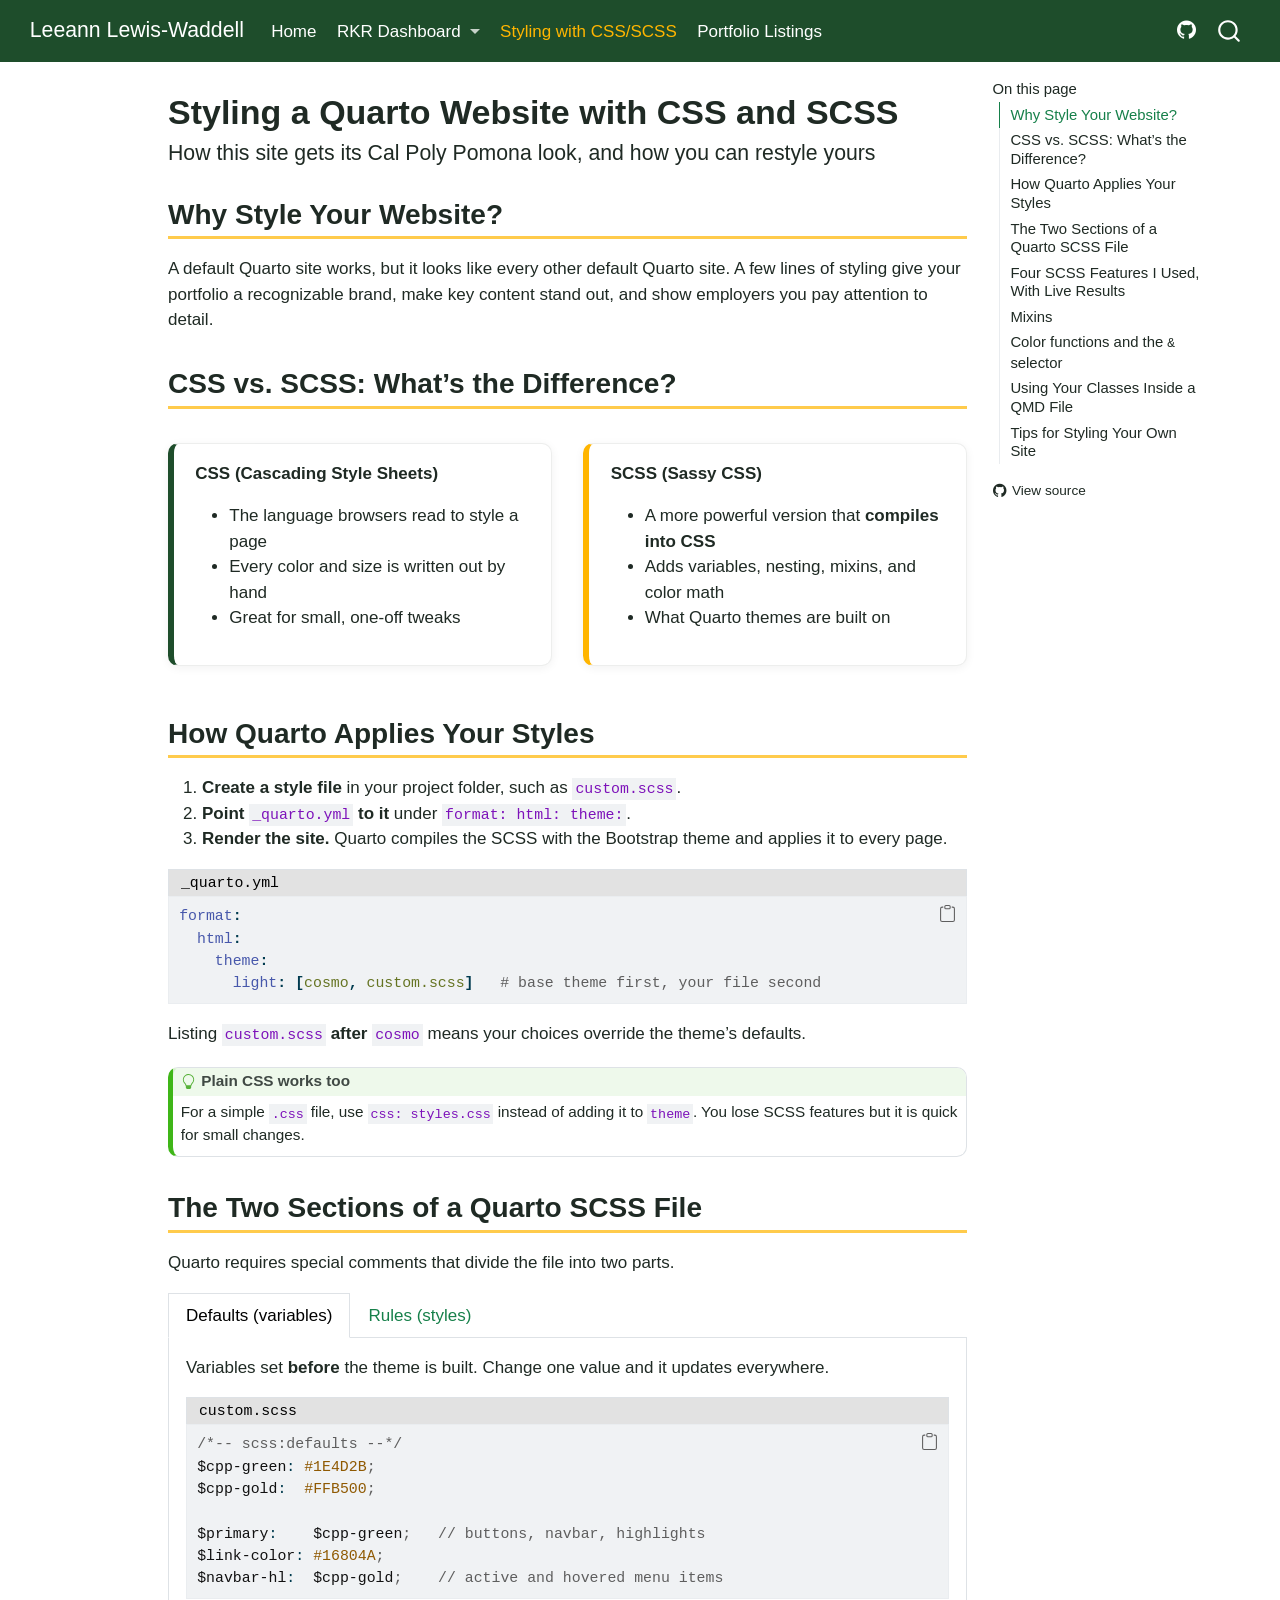
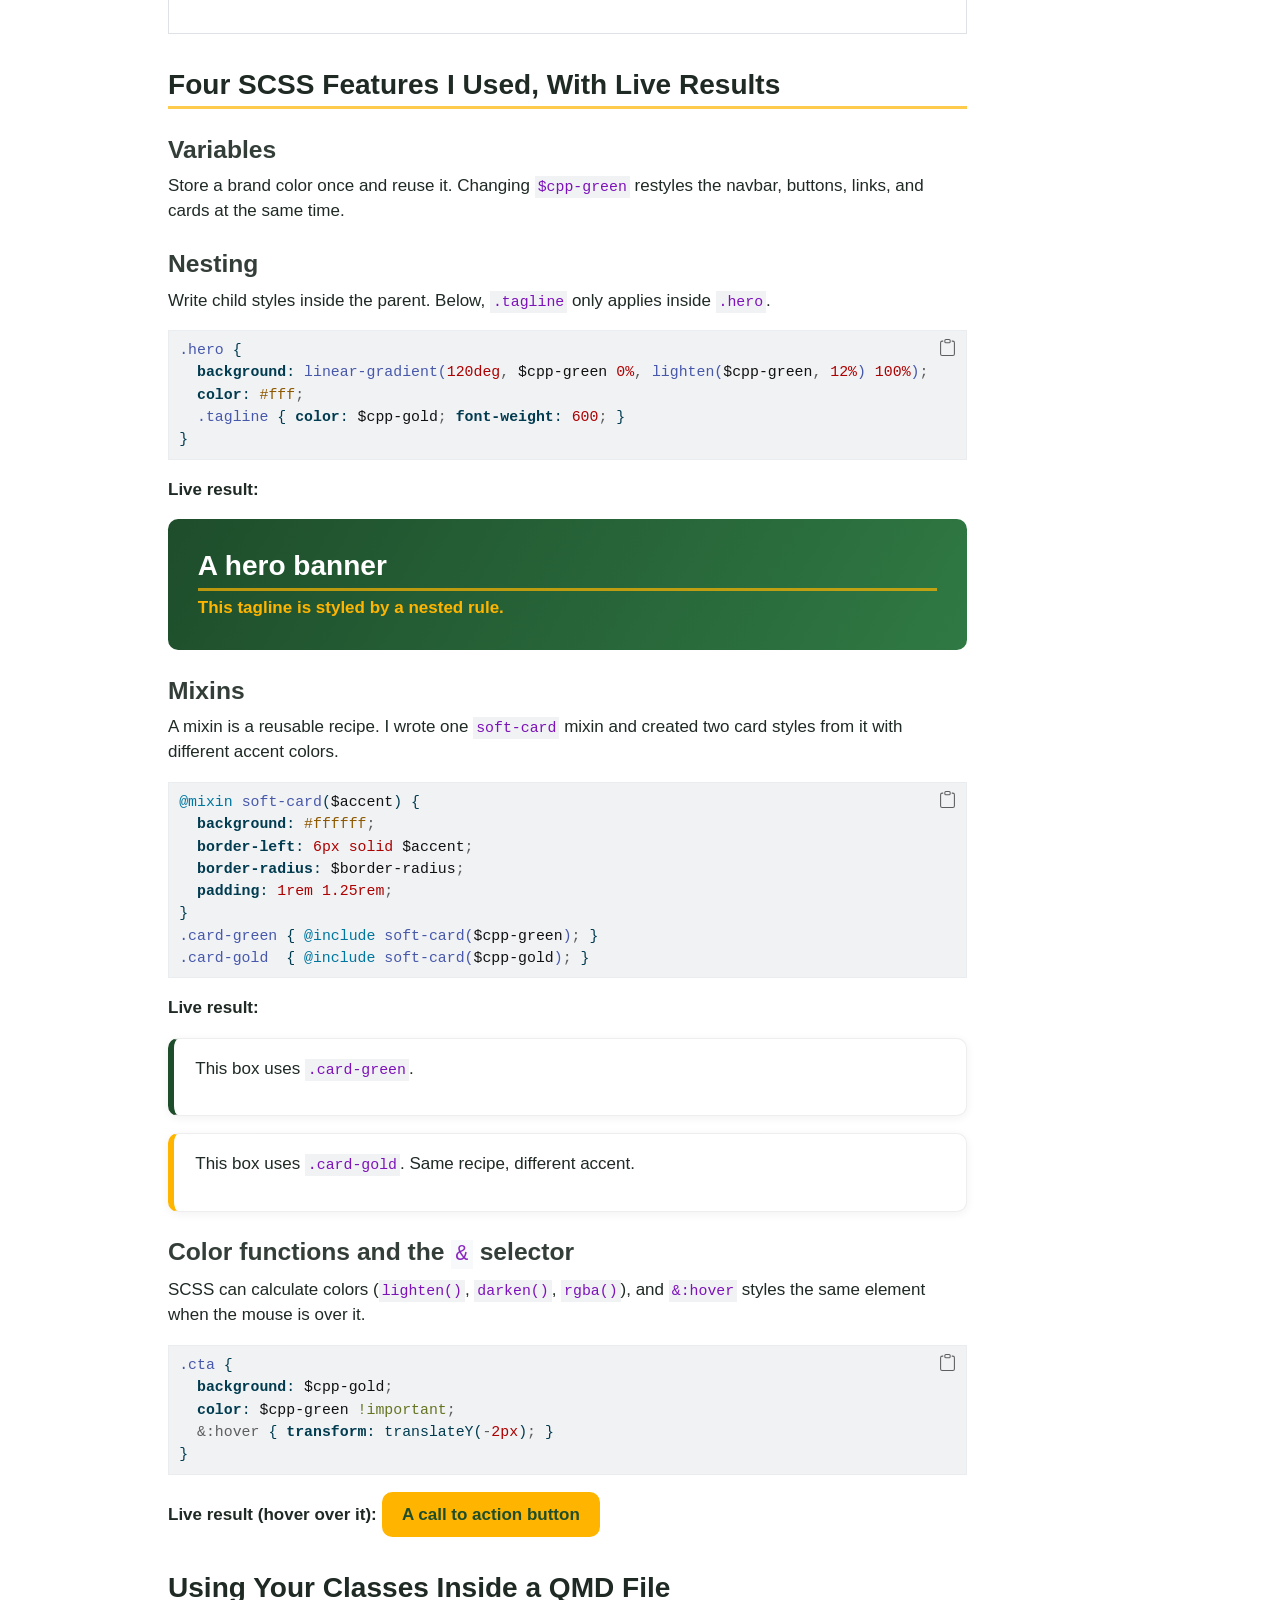
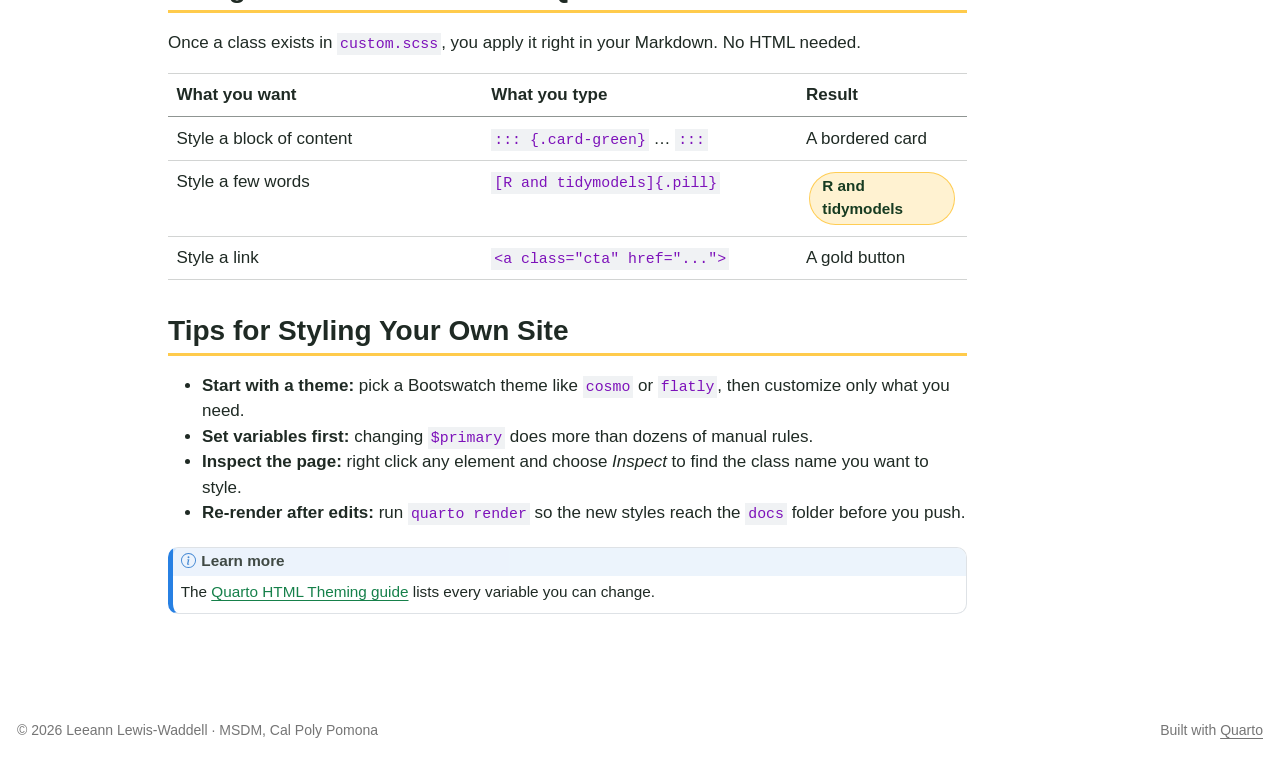
<file: docs/styling.html>
<!DOCTYPE html>
<html xmlns="http://www.w3.org/1999/xhtml" lang="en" xml:lang="en"><head>

<meta charset="utf-8">
<meta name="generator" content="quarto-1.11.9">

<meta name="viewport" content="width=device-width, initial-scale=1.0, user-scalable=yes">


<title>Styling a Quarto Website with CSS and SCSS – Leeann Lewis-Waddell</title>
<style>
/* Default styles provided by pandoc.
** See https://pandoc.org/MANUAL.html#variables-for-html for config info.
*/
span.smallcaps{font-variant: small-caps;}
div.columns{display: flex; gap: 1.5em;}
div.column{flex: auto;}
@media screen {
div.columns{gap: min(4vw, 1.5em);}
div.column{overflow-x: auto;}
}
div.hanging-indent{margin-left: 1.5em; text-indent: -1.5em;}
ul.task-list{list-style: none;}
ul.task-list li input[type="checkbox"] {
  width: 0.8em;
  margin: 0 0.8em 0.2em -1em; /* quarto-specific, see https://github.com/quarto-dev/quarto-cli/issues/4556 */ 
  vertical-align: middle;
}
/* CSS for syntax highlighting */
html { -webkit-text-size-adjust: 100%; }
pre > code.sourceCode { white-space: pre; position: relative; }
pre > code.sourceCode > span { display: inline-block; line-height: 1.25; }
pre > code.sourceCode > span:empty { height: 1.2em; }
.sourceCode { overflow: visible; }
code.sourceCode > span { color: inherit; text-decoration: inherit; }
div.sourceCode { margin: 1em 0; }
pre.sourceCode { margin: 0; }
@media screen {
div.sourceCode { overflow: auto; }
}
@media print {
pre > code.sourceCode { white-space: pre-wrap; }
pre > code.sourceCode > span { text-indent: -5em; padding-left: 5em; }
}
pre.numberSource code
  { counter-reset: source-line 0; }
pre.numberSource code > span
  { position: relative; left: -4em; counter-increment: source-line; }
pre.numberSource code > span > a:first-child::before
  { content: counter(source-line);
    position: relative; left: -1em; text-align: right; vertical-align: baseline;
    border: none; display: inline-block;
    -webkit-touch-callout: none; -webkit-user-select: none;
    -khtml-user-select: none; -moz-user-select: none;
    -ms-user-select: none; user-select: none;
    padding: 0 4px; width: 4em;
  }
pre.numberSource { margin-left: 3em;  padding-left: 4px; }
div.sourceCode
  {   }
@media screen {
pre > code.sourceCode > span > a:first-child::before { text-decoration: underline; }
}
</style>


<script src="site_libs/quarto-nav/quarto-nav.js"></script>
<script src="site_libs/quarto-nav/headroom.min.js"></script>
<script src="site_libs/clipboard/clipboard.min.js"></script>
<script src="site_libs/quarto-search/autocomplete.umd.js"></script>
<script src="site_libs/quarto-search/fuse.min.js"></script>
<script src="site_libs/quarto-search/quarto-search.js"></script>
<meta name="quarto:offset" content="./">
<script src="site_libs/quarto-html/quarto.js" type="module"></script>
<script src="site_libs/quarto-html/tabsets/tabsets.js" type="module"></script>
<script src="site_libs/quarto-html/scrollable-regions/scrollable-regions.js" type="module"></script>
<script src="site_libs/quarto-html/popper.min.js"></script>
<script src="site_libs/quarto-html/tippy.umd.min.js"></script>
<script src="site_libs/quarto-html/anchor.min.js"></script>
<link href="site_libs/quarto-html/tippy.css" rel="stylesheet">
<link href="site_libs/quarto-html/quarto-syntax-highlighting-63b5708e65d6cd79cd7618c58d0c21e7.css" rel="stylesheet" id="quarto-text-highlighting-styles">
<script src="site_libs/bootstrap/bootstrap.min.js"></script>
<link href="site_libs/bootstrap/bootstrap-icons.css" rel="stylesheet">
<link href="site_libs/bootstrap/bootstrap-1fcd56368faf247607b04a6d380fd68e.min.css" rel="stylesheet" append-hash="true" id="quarto-bootstrap" data-mode="light">
<script id="quarto-search-options" type="application/json">{
  "location": "navbar",
  "copy-button": false,
  "collapse-after": 3,
  "panel-placement": "end",
  "type": "overlay",
  "limit": 50,
  "keyboard-shortcut": [
    "f",
    "/",
    "s"
  ],
  "show-item-context": false,
  "language": {
    "search-no-results-text": "No results",
    "search-matching-documents-text": "matching documents",
    "search-copy-link-title": "Copy link to search",
    "search-hide-matches-text": "Hide additional matches",
    "search-more-match-text": "more match in this document",
    "search-more-matches-text": "more matches in this document",
    "search-clear-button-title": "Clear",
    "search-text-placeholder": "",
    "search-detached-cancel-button-title": "Cancel",
    "search-submit-button-title": "Submit",
    "search-label": "Search"
  }
}</script>
<style>html{ scroll-behavior: smooth; }</style>


</head>

<body class="nav-fixed quarto-light"><a id="quarto-skip-link" class="visually-hidden-focusable" href="#quarto-document-content">Skip to main content</a>

<div id="quarto-search-results"></div>
  <header id="quarto-header" class="headroom fixed-top">
    <nav class="navbar navbar-expand-lg " data-bs-theme="dark" aria-label="Site">
      <div class="navbar-container container-fluid">
      <div class="navbar-brand-container mx-auto">
    <a class="navbar-brand" href="./index.html">
    <span class="navbar-title">Leeann Lewis-Waddell</span>
    </a>
  </div>
          <button class="navbar-toggler" type="button" data-bs-toggle="collapse" data-bs-target="#navbarCollapse" aria-controls="navbarCollapse" aria-expanded="false" aria-label="Toggle navigation" onclick="if (window.quartoToggleHeadroom) { window.quartoToggleHeadroom(); }">
  <span class="navbar-toggler-icon"></span>
</button>
          <div class="collapse navbar-collapse" id="navbarCollapse">
            <ul class="navbar-nav navbar-nav-scroll me-auto">
  <li class="nav-item">
    <a class="nav-link" href="./index.html"> 
<span class="menu-text">Home</span></a>
  </li>  
  <li class="nav-item dropdown ">
    <a class="nav-link dropdown-toggle" href="#" id="nav-menu-rkr-dashboard" role="link" data-bs-toggle="dropdown" aria-expanded="false">
 <span class="menu-text">RKR Dashboard</span>
    </a>
    <ul class="dropdown-menu" aria-labelledby="nav-menu-rkr-dashboard">    
        <li>
    <a class="dropdown-item" href="./dashboard.html">
 <span class="dropdown-text">Dashboard Portal</span></a>
  </li>  
        <li>
    <a class="dropdown-item" href="./rkr-dashboard.html">
 <span class="dropdown-text">Open the Dashboard</span></a>
  </li>  
    </ul>
  </li>
  <li class="nav-item">
    <a class="nav-link active" href="./styling.html" aria-current="page"> 
<span class="menu-text">Styling with CSS/SCSS</span></a>
  </li>  
  <li class="nav-item">
    <a class="nav-link" href="./listings.html"> 
<span class="menu-text">Portfolio Listings</span></a>
  </li>  
</ul>
            <ul class="navbar-nav navbar-nav-scroll ms-auto">
  <li class="nav-item compact">
    <a class="nav-link" href="https://github.com/lewiswaddell/M10"> <i class="bi bi-github" role="img" aria-label="GitHub repository">
</i> 
<span class="menu-text"></span></a>
  </li>  
</ul>
          </div> <!-- /navcollapse -->
            <div class="quarto-navbar-tools">
</div>
            <div id="quarto-search" class="" title="Search"></div>
      </div> <!-- /container-fluid -->
    </nav>
</header>
<!-- content -->
<div id="quarto-content" class="quarto-container page-columns page-rows-contents page-layout-article page-navbar">
<!-- sidebar -->
<!-- margin-sidebar -->
    <div id="quarto-margin-sidebar" class="sidebar margin-sidebar">
        <nav id="TOC" role="doc-toc" aria-labelledby="toc-title" class="toc-active">
    <h2 id="toc-title">On this page</h2>
   
  <ul>
  <li><a href="#why-style-your-website" id="toc-why-style-your-website" class="nav-link active" data-scroll-target="#why-style-your-website">Why Style Your Website?</a></li>
  <li><a href="#css-vs.-scss-whats-the-difference" id="toc-css-vs.-scss-whats-the-difference" class="nav-link" data-scroll-target="#css-vs.-scss-whats-the-difference">CSS vs.&nbsp;SCSS: What’s the Difference?</a></li>
  <li><a href="#how-quarto-applies-your-styles" id="toc-how-quarto-applies-your-styles" class="nav-link" data-scroll-target="#how-quarto-applies-your-styles">How Quarto Applies Your Styles</a></li>
  <li><a href="#the-two-sections-of-a-quarto-scss-file" id="toc-the-two-sections-of-a-quarto-scss-file" class="nav-link" data-scroll-target="#the-two-sections-of-a-quarto-scss-file">The Two Sections of a Quarto SCSS File</a></li>
  <li><a href="#four-scss-features-i-used-with-live-results" id="toc-four-scss-features-i-used-with-live-results" class="nav-link" data-scroll-target="#four-scss-features-i-used-with-live-results">Four SCSS Features I Used, With Live Results</a>
  <ul class="collapse">
  <li><a href="#variables" id="toc-variables" class="nav-link" data-scroll-target="#variables">Variables</a></li>
  <li><a href="#nesting" id="toc-nesting" class="nav-link" data-scroll-target="#nesting">Nesting</a></li>
  </ul></li>
  <li><a href="#mixins" id="toc-mixins" class="nav-link" data-scroll-target="#mixins">Mixins</a></li>
  <li><a href="#color-functions-and-the-selector" id="toc-color-functions-and-the-selector" class="nav-link" data-scroll-target="#color-functions-and-the-selector">Color functions and the <code>&amp;</code> selector</a></li>
  <li><a href="#using-your-classes-inside-a-qmd-file" id="toc-using-your-classes-inside-a-qmd-file" class="nav-link" data-scroll-target="#using-your-classes-inside-a-qmd-file">Using Your Classes Inside a QMD File</a></li>
  <li><a href="#tips-for-styling-your-own-site" id="toc-tips-for-styling-your-own-site" class="nav-link" data-scroll-target="#tips-for-styling-your-own-site">Tips for Styling Your Own Site</a></li>
  </ul>
<div class="toc-actions"><ul><li><a href="https://github.com/lewiswaddell/M10/blob/main/styling.qmd" class="toc-action"><i class="bi bi-github"></i>View source</a></li></ul></div></nav>
    </div>
<!-- main -->
<main class="content" id="quarto-document-content" tabindex="-1">

<header id="title-block-header" class="quarto-title-block default">
<div class="quarto-title">
<h1 class="title">Styling a Quarto Website with CSS and SCSS</h1>
<p class="subtitle lead">How this site gets its Cal Poly Pomona look, and how you can restyle yours</p>
</div>



<div class="quarto-title-meta">

    
  
    
  </div>
  


</header>


<section id="why-style-your-website" class="level2">
<h2 class="anchored" data-anchor-id="why-style-your-website">Why Style Your Website?</h2>
<p>A default Quarto site works, but it looks like every other default Quarto site. A few lines of styling give your portfolio a recognizable brand, make key content stand out, and show employers you pay attention to detail.</p>
</section>
<section id="css-vs.-scss-whats-the-difference" class="level2">
<h2 class="anchored" data-anchor-id="css-vs.-scss-whats-the-difference">CSS vs.&nbsp;SCSS: What’s the Difference?</h2>
<div class="columns">
<div class="column" style="width:48%;">
<div class="card-green">
<p><strong>CSS (Cascading Style Sheets)</strong></p>
<ul>
<li>The language browsers read to style a page</li>
<li>Every color and size is written out by hand</li>
<li>Great for small, one-off tweaks</li>
</ul>
</div>
</div><div class="column" style="width:4%;">

</div><div class="column" style="width:48%;">
<div class="card-gold">
<p><strong>SCSS (Sassy CSS)</strong></p>
<ul>
<li>A more powerful version that <strong>compiles into CSS</strong></li>
<li>Adds variables, nesting, mixins, and color math</li>
<li>What Quarto themes are built on</li>
</ul>
</div>
</div>
</div>
</section>
<section id="how-quarto-applies-your-styles" class="level2">
<h2 class="anchored" data-anchor-id="how-quarto-applies-your-styles">How Quarto Applies Your Styles</h2>
<ol type="1">
<li><strong>Create a style file</strong> in your project folder, such as <code>custom.scss</code>.</li>
<li><strong>Point <code>_quarto.yml</code> to it</strong> under <code>format: html: theme:</code>.</li>
<li><strong>Render the site.</strong> Quarto compiles the SCSS with the Bootstrap theme and applies it to every page.</li>
</ol>
<div class="code-with-filename">
<div class="code-with-filename-file">
<pre><strong>_quarto.yml</strong></pre>
</div>
<div class="code-copy-outer-scaffold"><div class="sourceCode" id="cb1" data-filename="_quarto.yml"><pre class="sourceCode yaml code-with-copy"><code class="sourceCode yaml"><span id="cb1-1"><a href="#cb1-1" aria-hidden="true" tabindex="-1"></a><span class="fu">format</span><span class="kw">:</span></span>
<span id="cb1-2"><a href="#cb1-2" aria-hidden="true" tabindex="-1"></a><span class="at">  </span><span class="fu">html</span><span class="kw">:</span></span>
<span id="cb1-3"><a href="#cb1-3" aria-hidden="true" tabindex="-1"></a><span class="at">    </span><span class="fu">theme</span><span class="kw">:</span></span>
<span id="cb1-4"><a href="#cb1-4" aria-hidden="true" tabindex="-1"></a><span class="at">      </span><span class="fu">light</span><span class="kw">:</span><span class="at"> </span><span class="kw">[</span><span class="at">cosmo</span><span class="kw">,</span><span class="at"> custom.scss</span><span class="kw">]</span><span class="co">   # base theme first, your file second</span></span></code></pre></div><button title="Copy to Clipboard" class="code-copy-button"><i class="bi"></i></button></div>
</div>
<p>Listing <code>custom.scss</code> <strong>after</strong> <code>cosmo</code> means your choices override the theme’s defaults.</p>
<div class="callout callout-style-default callout-tip callout-titled">
<div class="callout-header d-flex align-content-center">
<div class="callout-icon-container">
<i class="callout-icon"></i>
</div>
<div class="callout-title-container flex-fill">
<span class="screen-reader-only">Tip</span>Plain CSS works too
</div>
</div>
<div class="callout-body-container callout-body">
<p>For a simple <code>.css</code> file, use <code>css: styles.css</code> instead of adding it to <code>theme</code>. You lose SCSS features but it is quick for small changes.</p>
</div>
</div>
</section>
<section id="the-two-sections-of-a-quarto-scss-file" class="level2">
<h2 class="anchored" data-anchor-id="the-two-sections-of-a-quarto-scss-file">The Two Sections of a Quarto SCSS File</h2>
<p>Quarto requires special comments that divide the file into two parts.</p>
<div class="tabset-margin-container"></div><div class="panel-tabset">
<ul class="nav nav-tabs" role="tablist"><li class="nav-item" role="presentation"><a class="nav-link active" id="tabset-1-1-tab" data-bs-toggle="tab" data-bs-target="#tabset-1-1" role="tab" aria-controls="tabset-1-1" aria-selected="true" href="">Defaults (variables)</a></li><li class="nav-item" role="presentation"><a class="nav-link" id="tabset-1-2-tab" data-bs-toggle="tab" data-bs-target="#tabset-1-2" role="tab" aria-controls="tabset-1-2" aria-selected="false" href="">Rules (styles)</a></li></ul>
<div class="tab-content">
<div id="tabset-1-1" class="tab-pane active" role="tabpanel" aria-labelledby="tabset-1-1-tab">
<p>Variables set <strong>before</strong> the theme is built. Change one value and it updates everywhere.</p>
<div class="code-with-filename">
<div class="code-with-filename-file">
<pre><strong>custom.scss</strong></pre>
</div>
<div class="code-copy-outer-scaffold"><div class="sourceCode" id="cb2" data-filename="custom.scss"><pre class="sourceCode scss code-with-copy"><code class="sourceCode scss"><span id="cb2-1"><a href="#cb2-1" aria-hidden="true" tabindex="-1"></a><span class="co">/*-- scss:defaults --*/</span></span>
<span id="cb2-2"><a href="#cb2-2" aria-hidden="true" tabindex="-1"></a><span class="va">$cpp-green</span>: <span class="cn">#1E4D2B</span><span class="op">;</span></span>
<span id="cb2-3"><a href="#cb2-3" aria-hidden="true" tabindex="-1"></a><span class="va">$cpp-gold</span>:  <span class="cn">#FFB500</span><span class="op">;</span></span>
<span id="cb2-4"><a href="#cb2-4" aria-hidden="true" tabindex="-1"></a></span>
<span id="cb2-5"><a href="#cb2-5" aria-hidden="true" tabindex="-1"></a><span class="va">$primary</span>:    <span class="va">$cpp-green</span><span class="op">;</span>   <span class="co">// buttons, navbar, highlights</span></span>
<span id="cb2-6"><a href="#cb2-6" aria-hidden="true" tabindex="-1"></a><span class="va">$link-color</span>: <span class="cn">#16804A</span><span class="op">;</span></span>
<span id="cb2-7"><a href="#cb2-7" aria-hidden="true" tabindex="-1"></a><span class="va">$navbar-hl</span>:  <span class="va">$cpp-gold</span><span class="op">;</span>    <span class="co">// active and hovered menu items</span></span></code></pre></div><button title="Copy to Clipboard" class="code-copy-button"><i class="bi"></i></button></div>
</div>
</div>
<div id="tabset-1-2" class="tab-pane" role="tabpanel" aria-labelledby="tabset-1-2-tab">
<p>Normal style rules that use your variables.</p>
<div class="code-with-filename">
<div class="code-with-filename-file">
<pre><strong>custom.scss</strong></pre>
</div>
<div class="code-copy-outer-scaffold"><div class="sourceCode" id="cb3" data-filename="custom.scss"><pre class="sourceCode scss code-with-copy"><code class="sourceCode scss"><span id="cb3-1"><a href="#cb3-1" aria-hidden="true" tabindex="-1"></a><span class="co">/*-- scss:rules --*/</span></span>
<span id="cb3-2"><a href="#cb3-2" aria-hidden="true" tabindex="-1"></a>h2 {</span>
<span id="cb3-3"><a href="#cb3-3" aria-hidden="true" tabindex="-1"></a>  <span class="kw">padding-bottom</span>: <span class="dv">0.3</span><span class="dt">rem</span><span class="op">;</span></span>
<span id="cb3-4"><a href="#cb3-4" aria-hidden="true" tabindex="-1"></a>  <span class="kw">border-bottom</span>: <span class="dv">3</span><span class="dt">px</span> <span class="dv">solid</span> <span class="fu">rgba(</span><span class="va">$cpp-gold</span><span class="op">,</span> <span class="dv">0.7</span><span class="fu">)</span><span class="op">;</span></span>
<span id="cb3-5"><a href="#cb3-5" aria-hidden="true" tabindex="-1"></a>}</span></code></pre></div><button title="Copy to Clipboard" class="code-copy-button"><i class="bi"></i></button></div>
</div>
<p>Every section heading on this site gets its gold underline from this one rule.</p>
</div>
</div>
</div>
</section>
<section id="four-scss-features-i-used-with-live-results" class="level2">
<h2 class="anchored" data-anchor-id="four-scss-features-i-used-with-live-results">Four SCSS Features I Used, With Live Results</h2>
<section id="variables" class="level3">
<h3 class="anchored" data-anchor-id="variables">Variables</h3>
<p>Store a brand color once and reuse it. Changing <code>$cpp-green</code> restyles the navbar, buttons, links, and cards at the same time.</p>
</section>
<section id="nesting" class="level3">
<h3 class="anchored" data-anchor-id="nesting">Nesting</h3>
<p>Write child styles inside the parent. Below, <code>.tagline</code> only applies inside <code>.hero</code>.</p>
<div class="code-copy-outer-scaffold"><div class="sourceCode" id="cb4"><pre class="sourceCode scss code-with-copy"><code class="sourceCode scss"><span id="cb4-1"><a href="#cb4-1" aria-hidden="true" tabindex="-1"></a><span class="fu">.hero</span> {</span>
<span id="cb4-2"><a href="#cb4-2" aria-hidden="true" tabindex="-1"></a>  <span class="kw">background</span>: <span class="fu">linear-gradient(</span><span class="dv">120</span><span class="dt">deg</span><span class="op">,</span> <span class="va">$cpp-green</span> <span class="dv">0</span><span class="dt">%</span><span class="op">,</span> <span class="fu">lighten(</span><span class="va">$cpp-green</span><span class="op">,</span> <span class="dv">12</span><span class="dt">%</span><span class="fu">)</span> <span class="dv">100</span><span class="dt">%</span><span class="fu">)</span><span class="op">;</span></span>
<span id="cb4-3"><a href="#cb4-3" aria-hidden="true" tabindex="-1"></a>  <span class="kw">color</span>: <span class="cn">#fff</span><span class="op">;</span></span>
<span id="cb4-4"><a href="#cb4-4" aria-hidden="true" tabindex="-1"></a>  <span class="fu">.tagline</span> { <span class="kw">color</span>: <span class="va">$cpp-gold</span><span class="op">;</span> <span class="kw">font-weight</span>: <span class="dv">600</span><span class="op">;</span> }</span>
<span id="cb4-5"><a href="#cb4-5" aria-hidden="true" tabindex="-1"></a>}</span></code></pre></div><button title="Copy to Clipboard" class="code-copy-button"><i class="bi"></i></button></div>
<p><strong>Live result:</strong></p>
</section>
</section>
<section id="a-hero-banner" class="level2 unlisted hero">
<h2 class="unlisted anchored" data-anchor-id="a-hero-banner">A hero banner</h2>
<p><span class="tagline">This tagline is styled by a nested rule.</span></p>
</section>
<section id="mixins" class="level3">
<h3 class="anchored" data-anchor-id="mixins">Mixins</h3>
<p>A mixin is a reusable recipe. I wrote one <code>soft-card</code> mixin and created two card styles from it with different accent colors.</p>
<div class="code-copy-outer-scaffold"><div class="sourceCode" id="cb5"><pre class="sourceCode scss code-with-copy"><code class="sourceCode scss"><span id="cb5-1"><a href="#cb5-1" aria-hidden="true" tabindex="-1"></a><span class="im">@mixin</span> <span class="fu">soft-card</span>(<span class="va">$accent</span>) {</span>
<span id="cb5-2"><a href="#cb5-2" aria-hidden="true" tabindex="-1"></a>  <span class="kw">background</span>: <span class="cn">#ffffff</span><span class="op">;</span></span>
<span id="cb5-3"><a href="#cb5-3" aria-hidden="true" tabindex="-1"></a>  <span class="kw">border-left</span>: <span class="dv">6</span><span class="dt">px</span> <span class="dv">solid</span> <span class="va">$accent</span><span class="op">;</span></span>
<span id="cb5-4"><a href="#cb5-4" aria-hidden="true" tabindex="-1"></a>  <span class="kw">border-radius</span>: <span class="va">$border-radius</span><span class="op">;</span></span>
<span id="cb5-5"><a href="#cb5-5" aria-hidden="true" tabindex="-1"></a>  <span class="kw">padding</span>: <span class="dv">1</span><span class="dt">rem</span> <span class="dv">1.25</span><span class="dt">rem</span><span class="op">;</span></span>
<span id="cb5-6"><a href="#cb5-6" aria-hidden="true" tabindex="-1"></a>}</span>
<span id="cb5-7"><a href="#cb5-7" aria-hidden="true" tabindex="-1"></a><span class="fu">.card-green</span> { <span class="im">@include</span> <span class="fu">soft-card(</span><span class="va">$cpp-green</span><span class="fu">)</span><span class="op">;</span> }</span>
<span id="cb5-8"><a href="#cb5-8" aria-hidden="true" tabindex="-1"></a><span class="fu">.card-gold</span>  { <span class="im">@include</span> <span class="fu">soft-card(</span><span class="va">$cpp-gold</span><span class="fu">)</span><span class="op">;</span> }</span></code></pre></div><button title="Copy to Clipboard" class="code-copy-button"><i class="bi"></i></button></div>
<p><strong>Live result:</strong></p>
<div class="card-green">
<p>This box uses <code>.card-green</code>.</p>
</div>
<div class="card-gold">
<p>This box uses <code>.card-gold</code>. Same recipe, different accent.</p>
</div>
</section>
<section id="color-functions-and-the-selector" class="level3">
<h3 class="anchored" data-anchor-id="color-functions-and-the-selector">Color functions and the <code>&amp;</code> selector</h3>
<p>SCSS can calculate colors (<code>lighten()</code>, <code>darken()</code>, <code>rgba()</code>), and <code>&amp;:hover</code> styles the same element when the mouse is over it.</p>
<div class="code-copy-outer-scaffold"><div class="sourceCode" id="cb6"><pre class="sourceCode scss code-with-copy"><code class="sourceCode scss"><span id="cb6-1"><a href="#cb6-1" aria-hidden="true" tabindex="-1"></a><span class="fu">.cta</span> {</span>
<span id="cb6-2"><a href="#cb6-2" aria-hidden="true" tabindex="-1"></a>  <span class="kw">background</span>: <span class="va">$cpp-gold</span><span class="op">;</span></span>
<span id="cb6-3"><a href="#cb6-3" aria-hidden="true" tabindex="-1"></a>  <span class="kw">color</span>: <span class="va">$cpp-green</span> <span class="at">!important</span><span class="op">;</span></span>
<span id="cb6-4"><a href="#cb6-4" aria-hidden="true" tabindex="-1"></a>  <span class="op">&amp;</span><span class="in">:hover</span> { <span class="kw">transform</span>: translateY(<span class="op">-</span><span class="dv">2</span><span class="dt">px</span>)<span class="op">;</span> }</span>
<span id="cb6-5"><a href="#cb6-5" aria-hidden="true" tabindex="-1"></a>}</span></code></pre></div><button title="Copy to Clipboard" class="code-copy-button"><i class="bi"></i></button></div>
<p><strong>Live result (hover over it):</strong> <a class="cta" href="#">A call to action button</a></p>
</section>
<section id="using-your-classes-inside-a-qmd-file" class="level2">
<h2 class="anchored" data-anchor-id="using-your-classes-inside-a-qmd-file">Using Your Classes Inside a QMD File</h2>
<p>Once a class exists in <code>custom.scss</code>, you apply it right in your Markdown. No HTML needed.</p>
<table class="caption-top table">
<colgroup>
<col style="width: 39%">
<col style="width: 39%">
<col style="width: 21%">
</colgroup>
<thead>
<tr class="header">
<th>What you want</th>
<th>What you type</th>
<th>Result</th>
</tr>
</thead>
<tbody>
<tr class="odd">
<td>Style a block of content</td>
<td><code>::: {.card-green}</code> … <code>:::</code></td>
<td>A bordered card</td>
</tr>
<tr class="even">
<td>Style a few words</td>
<td><code>[R and tidymodels]{.pill}</code></td>
<td><span class="pill">R and tidymodels</span></td>
</tr>
<tr class="odd">
<td>Style a link</td>
<td><code>&lt;a class="cta" href="..."&gt;</code></td>
<td>A gold button</td>
</tr>
</tbody>
</table>
</section>
<section id="tips-for-styling-your-own-site" class="level2">
<h2 class="anchored" data-anchor-id="tips-for-styling-your-own-site">Tips for Styling Your Own Site</h2>
<ul>
<li><strong>Start with a theme:</strong> pick a Bootswatch theme like <code>cosmo</code> or <code>flatly</code>, then customize only what you need.</li>
<li><strong>Set variables first:</strong> changing <code>$primary</code> does more than dozens of manual rules.</li>
<li><strong>Inspect the page:</strong> right click any element and choose <em>Inspect</em> to find the class name you want to style.</li>
<li><strong>Re-render after edits:</strong> run <code>quarto render</code> so the new styles reach the <code>docs</code> folder before you push.</li>
</ul>
<div class="callout callout-style-default callout-note callout-titled">
<div class="callout-header d-flex align-content-center">
<div class="callout-icon-container">
<i class="callout-icon"></i>
</div>
<div class="callout-title-container flex-fill">
<span class="screen-reader-only">Note</span>Learn more
</div>
</div>
<div class="callout-body-container callout-body">
<p>The <a href="https://quarto.org/docs/output-formats/html-themes.html">Quarto HTML Theming guide</a> lists every variable you can change.</p>
</div>
</div>


</section>

<a onclick="window.scrollTo(0, 0); return false;" role="button" id="quarto-back-to-top"><i class="bi bi-arrow-up"></i> Back to top</a></main> <!-- /main -->
<script id="quarto-html-after-body" type="application/javascript">
  window.document.addEventListener("DOMContentLoaded", function (event) {
    const icon = "";
    const anchorJS = new window.AnchorJS();
    anchorJS.options = {
      placement: 'right',
      icon: icon
    };
    anchorJS.add('.anchored');
    const isCodeAnnotation = (el) => {
      for (const clz of el.classList) {
        if (clz.startsWith('code-annotation-')) {                     
          return true;
        }
      }
      return false;
    }
    const onCopySuccess = function(e) {
      // button target
      const button = e.trigger;
      // don't keep focus
      button.blur();
      // flash "checked"
      button.classList.add('code-copy-button-checked');
      var currentTitle = button.getAttribute("title");
      button.setAttribute("title", "Copied!");
      let tooltip;
      if (window.bootstrap) {
        button.setAttribute("data-bs-toggle", "tooltip");
        button.setAttribute("data-bs-placement", "left");
        button.setAttribute("data-bs-title", "Copied!");
        tooltip = new bootstrap.Tooltip(button, 
          { trigger: "manual", 
            customClass: "code-copy-button-tooltip",
            offset: [0, -8]});
        tooltip.show();    
      }
      setTimeout(function() {
        if (tooltip) {
          tooltip.hide();
          button.removeAttribute("data-bs-title");
          button.removeAttribute("data-bs-toggle");
          button.removeAttribute("data-bs-placement");
        }
        button.setAttribute("title", currentTitle);
        button.classList.remove('code-copy-button-checked');
      }, 1000);
      // clear code selection
      e.clearSelection();
    }
    const getTextToCopy = function(trigger) {
      const outerScaffold = trigger.parentElement.cloneNode(true);
      const codeEl = outerScaffold.querySelector('code');
      for (const childEl of codeEl.children) {
        if (isCodeAnnotation(childEl)) {
          childEl.remove();
        }
      }
      return codeEl.innerText;
    }
    const clipboard = new window.ClipboardJS('.code-copy-button:not([data-in-quarto-modal])', {
      text: getTextToCopy
    });
    clipboard.on('success', onCopySuccess);
    if (window.document.getElementById('quarto-embedded-source-code-modal')) {
      const clipboardModal = new window.ClipboardJS('.code-copy-button[data-in-quarto-modal]', {
        text: getTextToCopy,
        container: window.document.getElementById('quarto-embedded-source-code-modal')
      });
      clipboardModal.on('success', onCopySuccess);
    }
      var localhostRegex = new RegExp(/^(?:http|https):\/\/localhost\:?[0-9]*\//);
      var mailtoRegex = new RegExp(/^mailto:/);
        var filterRegex = new RegExp("https:\/\/lewiswaddell\.github\.io\/M10\/");
      const newWindowLabel = "(opens in a new tab)";
      const newWindowNoteId = "quarto-ext-newwindow-label";
      // Links reference one hidden label through aria-describedby, so the
      // announcement never changes their accessible name.
      var describeNewWindow = (link) => {
        if (!window.document.getElementById(newWindowNoteId)) {
          var newWindowNote = window.document.createElement("span");
          newWindowNote.id = newWindowNoteId;
          newWindowNote.hidden = true;
          newWindowNote.textContent = newWindowLabel;
          window.document.body.appendChild(newWindowNote);
        }
        var describedBy = (link.getAttribute("aria-describedby") || "").split(/\s+/).filter(Boolean);
        if (!describedBy.includes(newWindowNoteId)) {
          describedBy.push(newWindowNoteId);
          link.setAttribute("aria-describedby", describedBy.join(" "));
        }
      }
      var isInternal = (href) => {
          return filterRegex.test(href) || localhostRegex.test(href) || mailtoRegex.test(href);
      }
      // Inspect non-navigation links and adorn them if external
      window.quartoDecorateExternalLinks = function (root) {
     var links = (root || window.document).querySelectorAll('a[href]:not(.nav-link):not(.navbar-brand):not(.toc-action):not(.sidebar-link):not(.sidebar-item-toggle):not(.pagination-link):not(.no-external):not([aria-hidden]):not(.dropdown-item):not(.quarto-navigation-tool):not(.about-link)');
      for (var i=0; i<links.length; i++) {
        const link = links[i];
        if (!isInternal(link.href)) {
          // undo the damage that might have been done by quarto-nav.js in the case of
          // links that we want to consider external
          if (link.dataset.originalHref !== undefined) {
            link.href = link.dataset.originalHref;
          }
            // target, if specified
            link.setAttribute("target", "_blank");
            if (link.getAttribute("rel") === null) {
              link.setAttribute("rel", "noopener");
            }
            describeNewWindow(link);
          if (!link.classList.contains('no-external-icon')) {
          }
        }
      }
      };
      window.quartoDecorateExternalLinks(window.document);
    // Esc closes the popup (WCAG 1.4.13) and focus leaving both trigger and
    // popup closes it (WCAG 2.4.11); tippy handles neither for interactive popups.
    const hideOnEscAndFocusOut = {
      name: 'hideOnEscAndFocusOut',
      defaultValue: true,
      fn(instance) {
        const dismiss = () => {
          // A show scheduled by the trigger delay would otherwise reopen it
          instance.clearDelayTimeouts();
          instance.hide();
        };
        const onKeyDown = (event) => {
          if (event.key !== 'Escape') {
            return;
          }
          // Keep Esc from also reaching page handlers (e.g. reveal.js overview),
          // except an open reveal.js slide menu, which Esc should close too.
          // The menu handles keys only when its keyboard option is on.
          const menuHandlesEsc = window.Reveal?.getPlugin?.('menu')?.isOpen() &&
            window.Reveal.getConfig().menu?.keyboard !== false;
          if (!menuHandlesEsc) {
            event.stopPropagation();
          }
          if (instance.popper.contains(window.document.activeElement)) {
            // Disabled while refocusing so the focus trigger does not reopen it
            instance.disable();
            instance.reference.focus();
            instance.enable();
          }
          dismiss();
        };
        const onFocusOut = (event) => {
          const target = event.relatedTarget;
          if (target && !instance.reference.contains(target) &&
              !instance.popper.contains(target)) {
            dismiss();
          }
        };
        // On the trigger too: a click trigger (code-annotations: select) has no
        // blur handling. Attached for the instance's lifetime so leaving the
        // trigger also cancels a show still pending on the trigger delay.
        instance.reference.addEventListener('focusout', onFocusOut);
        return {
          onShow() {
            window.document.addEventListener('keydown', onKeyDown, true);
            instance.popper.addEventListener('focusout', onFocusOut);
          },
          onHide() {
            window.document.removeEventListener('keydown', onKeyDown, true);
            instance.popper.removeEventListener('focusout', onFocusOut);
          },
          onDestroy() {
            instance.reference.removeEventListener('focusout', onFocusOut);
          },
        };
      },
    };
    function tippyHover(el, contentFn, onTriggerFn, onUntriggerFn) {
      const config = {
        allowHTML: true,
        maxWidth: 500,
        delay: 100,
        arrow: false,
        appendTo: function(el) {
            return el.parentElement;
        },
        interactive: true,
        interactiveBorder: 10,
        theme: 'quarto',
        placement: 'bottom-start',
        plugins: [hideOnEscAndFocusOut],
      };
      if (contentFn) {
        config.content = contentFn;
      }
      if (onTriggerFn) {
        config.onTrigger = onTriggerFn;
      }
      if (onUntriggerFn) {
        config.onUntrigger = onUntriggerFn;
      }
      window.tippy(el, config); 
    }
    const noterefs = window.document.querySelectorAll('a[role="doc-noteref"]');
    for (var i=0; i<noterefs.length; i++) {
      const ref = noterefs[i];
      tippyHover(ref, function() {
        // use id or data attribute instead here
        let href = ref.getAttribute('data-footnote-href') || ref.getAttribute('href');
        try { href = new URL(href).hash; } catch {}
        const id = href.replace(/^#\/?/, "");
        const note = window.document.getElementById(id);
        if (note) {
          return note.innerHTML;
        } else {
          return "";
        }
      });
    }
    const xrefs = window.document.querySelectorAll('a.quarto-xref');
    const processXRef = (id, note) => {
      // Strip column container classes
      const stripColumnClz = (el) => {
        el.classList.remove("page-full", "page-columns");
        if (el.children) {
          for (const child of el.children) {
            stripColumnClz(child);
          }
        }
      }
      stripColumnClz(note)
      if (id === null || id.startsWith('sec-')) {
        // Special case sections, only their first couple elements
        const container = document.createElement("div");
        if (note.children && note.children.length > 2) {
          container.appendChild(note.children[0].cloneNode(true));
          for (let i = 1; i < note.children.length; i++) {
            const child = note.children[i];
            if (child.tagName === "P" && child.innerText === "") {
              continue;
            } else {
              container.appendChild(child.cloneNode(true));
              break;
            }
          }
          if (window.Quarto?.typesetMath) {
            window.Quarto.typesetMath(container);
          }
          return container.innerHTML
        } else {
          if (window.Quarto?.typesetMath) {
            window.Quarto.typesetMath(note);
          }
          return note.innerHTML;
        }
      } else {
        // Remove any anchor links if they are present
        const anchorLink = note.querySelector('a.anchorjs-link');
        if (anchorLink) {
          anchorLink.remove();
        }
        if (window.Quarto?.typesetMath) {
          window.Quarto.typesetMath(note);
        }
        if (note.classList.contains("callout")) {
          return note.outerHTML;
        } else {
          return note.innerHTML;
        }
      }
    }
    for (var i=0; i<xrefs.length; i++) {
      const xref = xrefs[i];
      tippyHover(xref, undefined, function(instance) {
        instance.disable();
        let url = xref.getAttribute('href');
        let hash = undefined; 
        if (url.startsWith('#')) {
          hash = url;
        } else {
          try { hash = new URL(url).hash; } catch {}
        }
        if (hash) {
          const id = hash.replace(/^#\/?/, "");
          const note = window.document.getElementById(id);
          if (note !== null) {
            try {
              const html = processXRef(id, note.cloneNode(true));
              instance.setContent(html);
            } finally {
              instance.enable();
              instance.show();
            }
          } else {
            // See if we can fetch this
            fetch(url.split('#')[0])
            .then(res => res.text())
            .then(html => {
              const parser = new DOMParser();
              const htmlDoc = parser.parseFromString(html, "text/html");
              const note = htmlDoc.getElementById(id);
              if (note !== null) {
                const html = processXRef(id, note);
                instance.setContent(html);
              } 
            }).finally(() => {
              instance.enable();
              instance.show();
            });
          }
        } else {
          // See if we can fetch a full url (with no hash to target)
          // This is a special case and we should probably do some content thinning / targeting
          fetch(url)
          .then(res => res.text())
          .then(html => {
            const parser = new DOMParser();
            const htmlDoc = parser.parseFromString(html, "text/html");
            const note = htmlDoc.querySelector('main.content');
            if (note !== null) {
              // This should only happen for chapter cross references
              // (since there is no id in the URL)
              // remove the first header
              if (note.children.length > 0 && note.children[0].tagName === "HEADER") {
                note.children[0].remove();
              }
              const html = processXRef(null, note);
              instance.setContent(html);
            } 
          }).finally(() => {
            instance.enable();
            instance.show();
          });
        }
      }, function(instance) {
      });
    }
        let selectedAnnoteEl;
        const selectorForAnnotation = ( cell, annotation) => {
          let cellAttr = 'data-code-cell="' + cell + '"';
          let lineAttr = 'data-code-annotation="' +  annotation + '"';
          const selector = 'span[' + cellAttr + '][' + lineAttr + ']';
          return selector;
        }
        const selectCodeLines = (annoteEl) => {
          const doc = window.document;
          const targetCell = annoteEl.getAttribute("data-target-cell");
          const targetAnnotation = annoteEl.getAttribute("data-target-annotation");
          const annoteSpan = window.document.querySelector(selectorForAnnotation(targetCell, targetAnnotation));
          const lines = annoteSpan.getAttribute("data-code-lines").split(",");
          const lineIds = lines.map((line) => {
            return targetCell + "-" + line;
          })
          // Each band is positioned against its own containing block, which is
          // not the offsetParent of the lines, so place it from client rects.
          const placeBand = (band, firstEl, lastEl, codeBlock) => {
            const container = band.offsetParent;
            if (container === null) {
              return;
            }
            const containerRect = container.getBoundingClientRect();
            // Reveal.js scales slides with a transform, so convert client
            // pixels back to the CSS pixels of the container.
            const scale = containerRect.height / container.offsetHeight || 1;
            const firstRect = firstEl.getBoundingClientRect();
            const lastRect = lastEl.getBoundingClientRect();
            const top = (firstRect.top - containerRect.top) / scale - container.clientTop + container.scrollTop;
            const height = (lastRect.bottom - firstRect.top) / scale;
            band.style.top = top - 2 + "px";
            band.style.height = height + 4 + "px";
            if (codeBlock) {
              // Without the copy button wrapper, the containing block is wider
              // than the code block, so span the code block explicitly.
              const blockRect = codeBlock.getBoundingClientRect();
              band.style.left = (blockRect.left - containerRect.left) / scale - container.clientLeft + container.scrollLeft + "px";
              band.style.width = blockRect.width / scale + "px";
            }
          };
          if (lineIds.length > 0) {
            const el = window.document.getElementById(lineIds[0]);
            const lastEl = window.document.getElementById(lineIds[lineIds.length - 1]);
            const parent = el.parentElement.parentElement;
            // cook up a div (if necessary) and position it
            let div = window.document.getElementById("code-annotation-line-highlight");
            if (div === null) {
              div = window.document.createElement("div");
              div.setAttribute("id", "code-annotation-line-highlight");
              div.style.position = 'absolute';
              parent.appendChild(div);
            }
            placeBand(div, el, lastEl, parent.closest("div.sourceCode") || parent);
            let gutterDiv = window.document.getElementById("code-annotation-line-highlight-gutter");
            if (gutterDiv === null) {
              gutterDiv = window.document.createElement("div");
              gutterDiv.setAttribute("id", "code-annotation-line-highlight-gutter");
              gutterDiv.style.position = 'absolute';
              const codeCell = window.document.getElementById(targetCell);
              const gutter = codeCell.querySelector('.code-annotation-gutter');
              gutter.appendChild(gutterDiv);
            }
            placeBand(gutterDiv, el, lastEl);
            selectedAnnoteEl = annoteEl;
          }
        };
        const unselectCodeLines = () => {
          const elementsIds = ["code-annotation-line-highlight", "code-annotation-line-highlight-gutter"];
          elementsIds.forEach((elId) => {
            const div = window.document.getElementById(elId);
            if (div) {
              div.remove();
            }
          });
          selectedAnnoteEl = undefined;
        };
          // Handle positioning of the toggle
      window.addEventListener(
        "resize",
        throttle(() => {
          elRect = undefined;
          if (selectedAnnoteEl) {
            selectCodeLines(selectedAnnoteEl);
          }
        }, 10)
      );
      function throttle(fn, ms) {
      let throttle = false;
      let timer;
        return (...args) => {
          if(!throttle) { // first call gets through
              fn.apply(this, args);
              throttle = true;
          } else { // all the others get throttled
              if(timer) clearTimeout(timer); // cancel #2
              timer = setTimeout(() => {
                fn.apply(this, args);
                timer = throttle = false;
              }, ms);
          }
        };
      }
        // Attach click handler to the DT
        const annoteDls = window.document.querySelectorAll('dt[data-target-cell]');
        for (const annoteDlNode of annoteDls) {
          annoteDlNode.addEventListener('click', (event) => {
            const clickedEl = event.target;
            if (clickedEl !== selectedAnnoteEl) {
              unselectCodeLines();
              const activeEl = window.document.querySelector('dt[data-target-cell].code-annotation-active');
              if (activeEl) {
                activeEl.classList.remove('code-annotation-active');
              }
              selectCodeLines(clickedEl);
              clickedEl.classList.add('code-annotation-active');
            } else {
              // Unselect the line
              unselectCodeLines();
              clickedEl.classList.remove('code-annotation-active');
            }
          });
        }
    const findCites = (el) => {
      const parentEl = el.parentElement;
      if (parentEl) {
        const cites = parentEl.dataset.cites;
        if (cites) {
          return {
            el,
            cites: cites.split(' ')
          };
        } else {
          return findCites(el.parentElement)
        }
      } else {
        return undefined;
      }
    };
    var bibliorefs = window.document.querySelectorAll('a[role="doc-biblioref"]');
    for (var i=0; i<bibliorefs.length; i++) {
      const ref = bibliorefs[i];
      const citeInfo = findCites(ref);
      if (citeInfo) {
        tippyHover(citeInfo.el, function() {
          var popup = window.document.createElement('div');
          citeInfo.cites.forEach(function(cite) {
            var citeDiv = window.document.createElement('div');
            citeDiv.classList.add('hanging-indent');
            citeDiv.classList.add('csl-entry');
            var biblioDiv = window.document.getElementById('ref-' + cite);
            if (biblioDiv) {
              citeDiv.innerHTML = biblioDiv.innerHTML;
            }
            popup.appendChild(citeDiv);
          });
          return popup.innerHTML;
        });
      }
    }
  });
  </script>
  <script type="application/javascript">
  window.quartoScrollableRegionsLabels = {"code":"Scrollable code","output":"Scrollable output"};
  </script>
</div> <!-- /content -->
<footer class="footer">
  <div class="nav-footer">
    <div class="nav-footer-left">
<p>© 2026 Leeann Lewis-Waddell · MSDM, Cal Poly Pomona</p>
</div>   
    <div class="nav-footer-center">
      &nbsp;
    <div class="toc-actions d-sm-block d-md-none"><ul><li><a href="https://github.com/lewiswaddell/M10/blob/main/styling.qmd" class="toc-action"><i class="bi bi-github"></i>View source</a></li></ul></div></div>
    <div class="nav-footer-right">
<p>Built with <a href="https://quarto.org">Quarto</a></p>
</div>
  </div>
</footer>




<script src="site_libs/quarto-html/zenscroll-min.js"></script>
</body></html>
</file>
<file: docs/site_libs/quarto-html/tippy.css>
.tippy-box[data-animation=fade][data-state=hidden]{opacity:0}[data-tippy-root]{max-width:calc(100vw - 10px)}.tippy-box{position:relative;background-color:#333;color:#fff;border-radius:4px;font-size:14px;line-height:1.4;white-space:normal;outline:0;transition-property:transform,visibility,opacity}.tippy-box[data-placement^=top]>.tippy-arrow{bottom:0}.tippy-box[data-placement^=top]>.tippy-arrow:before{bottom:-7px;left:0;border-width:8px 8px 0;border-top-color:initial;transform-origin:center top}.tippy-box[data-placement^=bottom]>.tippy-arrow{top:0}.tippy-box[data-placement^=bottom]>.tippy-arrow:before{top:-7px;left:0;border-width:0 8px 8px;border-bottom-color:initial;transform-origin:center bottom}.tippy-box[data-placement^=left]>.tippy-arrow{right:0}.tippy-box[data-placement^=left]>.tippy-arrow:before{border-width:8px 0 8px 8px;border-left-color:initial;right:-7px;transform-origin:center left}.tippy-box[data-placement^=right]>.tippy-arrow{left:0}.tippy-box[data-placement^=right]>.tippy-arrow:before{left:-7px;border-width:8px 8px 8px 0;border-right-color:initial;transform-origin:center right}.tippy-box[data-inertia][data-state=visible]{transition-timing-function:cubic-bezier(.54,1.5,.38,1.11)}.tippy-arrow{width:16px;height:16px;color:#333}.tippy-arrow:before{content:"";position:absolute;border-color:transparent;border-style:solid}.tippy-content{position:relative;padding:5px 9px;z-index:1}
</file>
<file: docs/site_libs/quarto-html/quarto-syntax-highlighting-63b5708e65d6cd79cd7618c58d0c21e7.css>
/* quarto syntax highlight colors */
:root {
  --quarto-hl-ot-color: #003B4F;
  --quarto-hl-at-color: #657422;
  --quarto-hl-ss-color: #20794D;
  --quarto-hl-an-color: #5E5E5E;
  --quarto-hl-fu-color: #4758AB;
  --quarto-hl-st-color: #20794D;
  --quarto-hl-cf-color: #003B4F;
  --quarto-hl-op-color: #5E5E5E;
  --quarto-hl-er-color: #AD0000;
  --quarto-hl-bn-color: #AD0000;
  --quarto-hl-al-color: #AD0000;
  --quarto-hl-va-color: #111111;
  --quarto-hl-bu-color: inherit;
  --quarto-hl-ex-color: inherit;
  --quarto-hl-pp-color: #AD0000;
  --quarto-hl-in-color: #5E5E5E;
  --quarto-hl-vs-color: #20794D;
  --quarto-hl-wa-color: #5E5E5E;
  --quarto-hl-do-color: #5E5E5E;
  --quarto-hl-im-color: #00769E;
  --quarto-hl-ch-color: #20794D;
  --quarto-hl-dt-color: #AD0000;
  --quarto-hl-fl-color: #AD0000;
  --quarto-hl-co-color: #5E5E5E;
  --quarto-hl-cv-color: #5E5E5E;
  --quarto-hl-cn-color: #8f5902;
  --quarto-hl-sc-color: #5E5E5E;
  --quarto-hl-dv-color: #AD0000;
  --quarto-hl-kw-color: #003B4F;
}

/* other quarto variables */
:root {
  --quarto-font-monospace: SFMono-Regular, Menlo, Monaco, Consolas, "Liberation Mono", "Courier New", monospace;
}

/* syntax highlight based on Pandoc's rules */
pre > code.sourceCode > span {
  color: #003B4F;
}

code.sourceCode > span {
  color: #003B4F;
}

div.sourceCode,
div.sourceCode pre.sourceCode {
  color: #003B4F;
}

/* Normal */
code span {
  color: #003B4F;
}

/* Alert */
code span.al {
  color: #AD0000;
  font-style: inherit;
}

/* Annotation */
code span.an {
  color: #5E5E5E;
  font-style: inherit;
}

/* Attribute */
code span.at {
  color: #657422;
  font-style: inherit;
}

/* BaseN */
code span.bn {
  color: #AD0000;
  font-style: inherit;
}

/* BuiltIn */
code span.bu {
  font-style: inherit;
}

/* ControlFlow */
code span.cf {
  color: #003B4F;
  font-weight: bold;
  font-style: inherit;
}

/* Char */
code span.ch {
  color: #20794D;
  font-style: inherit;
}

/* Constant */
code span.cn {
  color: #8f5902;
  font-style: inherit;
}

/* Comment */
code span.co {
  color: #5E5E5E;
  font-style: inherit;
}

/* CommentVar */
code span.cv {
  color: #5E5E5E;
  font-style: italic;
}

/* Documentation */
code span.do {
  color: #5E5E5E;
  font-style: italic;
}

/* DataType */
code span.dt {
  color: #AD0000;
  font-style: inherit;
}

/* DecVal */
code span.dv {
  color: #AD0000;
  font-style: inherit;
}

/* Error */
code span.er {
  color: #AD0000;
  font-style: inherit;
}

/* Extension */
code span.ex {
  font-style: inherit;
}

/* Float */
code span.fl {
  color: #AD0000;
  font-style: inherit;
}

/* Function */
code span.fu {
  color: #4758AB;
  font-style: inherit;
}

/* Import */
code span.im {
  color: #00769E;
  font-style: inherit;
}

/* Information */
code span.in {
  color: #5E5E5E;
  font-style: inherit;
}

/* Keyword */
code span.kw {
  color: #003B4F;
  font-weight: bold;
  font-style: inherit;
}

/* Operator */
code span.op {
  color: #5E5E5E;
  font-style: inherit;
}

/* Other */
code span.ot {
  color: #003B4F;
  font-style: inherit;
}

/* Preprocessor */
code span.pp {
  color: #AD0000;
  font-style: inherit;
}

/* SpecialChar */
code span.sc {
  color: #5E5E5E;
  font-style: inherit;
}

/* SpecialString */
code span.ss {
  color: #20794D;
  font-style: inherit;
}

/* String */
code span.st {
  color: #20794D;
  font-style: inherit;
}

/* Variable */
code span.va {
  color: #111111;
  font-style: inherit;
}

/* VerbatimString */
code span.vs {
  color: #20794D;
  font-style: inherit;
}

/* Warning */
code span.wa {
  color: #5E5E5E;
  font-style: italic;
}

.prevent-inlining {
  content: "</";
}

/*# sourceMappingURL=054cc16b9e9817627be6994582d2ffb5.css.map */
</file>
<file: docs/site_libs/quarto-html/quarto-syntax-highlighting-dark-447e42e69aaa9833c0ba1b986f430b20.css>
/* quarto syntax highlight colors */
:root {
  --quarto-hl-al-color: #f07178;
  --quarto-hl-an-color: #d4d0ab;
  --quarto-hl-at-color: #00e0e0;
  --quarto-hl-bn-color: #d4d0ab;
  --quarto-hl-bu-color: #abe338;
  --quarto-hl-ch-color: #abe338;
  --quarto-hl-co-color: #f8f8f2;
  --quarto-hl-cv-color: #ffd700;
  --quarto-hl-cn-color: #ffd700;
  --quarto-hl-cf-color: #ffa07a;
  --quarto-hl-dt-color: #ffa07a;
  --quarto-hl-dv-color: #d4d0ab;
  --quarto-hl-do-color: #f8f8f2;
  --quarto-hl-er-color: #f07178;
  --quarto-hl-ex-color: #00e0e0;
  --quarto-hl-fl-color: #d4d0ab;
  --quarto-hl-fu-color: #ffa07a;
  --quarto-hl-im-color: #abe338;
  --quarto-hl-in-color: #d4d0ab;
  --quarto-hl-kw-color: #ffa07a;
  --quarto-hl-op-color: #ffa07a;
  --quarto-hl-ot-color: #00e0e0;
  --quarto-hl-pp-color: #dcc6e0;
  --quarto-hl-re-color: #00e0e0;
  --quarto-hl-sc-color: #abe338;
  --quarto-hl-ss-color: #abe338;
  --quarto-hl-st-color: #abe338;
  --quarto-hl-va-color: #00e0e0;
  --quarto-hl-vs-color: #abe338;
  --quarto-hl-wa-color: #dcc6e0;
}

/* other quarto variables */
:root {
  --quarto-font-monospace: SFMono-Regular, Menlo, Monaco, Consolas, "Liberation Mono", "Courier New", monospace;
}

/* syntax highlight based on Pandoc's rules */
pre > code.sourceCode > span {
  color: #f8f8f2;
}

code.sourceCode > span {
  color: #f8f8f2;
}

div.sourceCode,
div.sourceCode pre.sourceCode {
  color: #f8f8f2;
}

/* Normal */
code span {
  color: #f8f8f2;
}

/* Alert */
code span.al {
  color: #f07178;
}

/* Annotation */
code span.an {
  color: #d4d0ab;
}

/* Attribute */
code span.at {
  color: #00e0e0;
}

/* BaseN */
code span.bn {
  color: #d4d0ab;
}

/* BuiltIn */
code span.bu {
  color: #abe338;
}

/* ControlFlow */
code span.cf {
  font-weight: bold;
  color: #ffa07a;
}

/* Char */
code span.ch {
  color: #abe338;
}

/* Constant */
code span.cn {
  color: #ffd700;
}

/* Comment */
code span.co {
  font-style: italic;
  color: #f8f8f2;
}

/* CommentVar */
code span.cv {
  color: #ffd700;
}

/* Documentation */
code span.do {
  color: #f8f8f2;
}

/* DataType */
code span.dt {
  color: #ffa07a;
}

/* DecVal */
code span.dv {
  color: #d4d0ab;
}

/* Error */
code span.er {
  color: #f07178;
  text-decoration: underline;
}

/* Extension */
code span.ex {
  font-weight: bold;
  color: #00e0e0;
}

/* Float */
code span.fl {
  color: #d4d0ab;
}

/* Function */
code span.fu {
  color: #ffa07a;
}

/* Import */
code span.im {
  color: #abe338;
}

/* Information */
code span.in {
  color: #d4d0ab;
}

/* Keyword */
code span.kw {
  font-weight: bold;
  color: #ffa07a;
}

/* Operator */
code span.op {
  color: #ffa07a;
}

/* Other */
code span.ot {
  color: #00e0e0;
}

/* Preprocessor */
code span.pp {
  color: #dcc6e0;
}

/* RegionMarker */
code span.re {
  background-color: #f8f8f2;
  color: #00e0e0;
}

/* SpecialChar */
code span.sc {
  color: #abe338;
}

/* SpecialString */
code span.ss {
  color: #abe338;
}

/* String */
code span.st {
  color: #abe338;
}

/* Variable */
code span.va {
  color: #00e0e0;
}

/* VerbatimString */
code span.vs {
  color: #abe338;
}

/* Warning */
code span.wa {
  color: #dcc6e0;
}

.prevent-inlining {
  content: "</";
}

/*# sourceMappingURL=be8e1111c2b710f7c3a4926ffa2967aa.css.map */
</file>
<file: docs/site_libs/plotly-htmlwidgets-css-2.11.1/plotly-htmlwidgets.css>
/*
just here so that plotly works
correctly with ioslides.
see https://github.com/ropensci/plotly/issues/463
*/

slide:not(.current) .plotly.html-widget{
  display: none;
}
</file>
<file: docs/site_libs/crosstalk-1.2.1/css/crosstalk.min.css>
.container-fluid.crosstalk-bscols{margin-left:-30px;margin-right:-30px;white-space:normal}body>.container-fluid.crosstalk-bscols{margin-left:auto;margin-right:auto}.crosstalk-input-checkboxgroup .crosstalk-options-group .crosstalk-options-column{display:inline-block;padding-right:12px;vertical-align:top}@media only screen and (max-width: 480px){.crosstalk-input-checkboxgroup .crosstalk-options-group .crosstalk-options-column{display:block;padding-right:inherit}}.crosstalk-input{margin-bottom:15px}.crosstalk-input .control-label{margin-bottom:0;vertical-align:middle}.crosstalk-input input[type="checkbox"]{margin:4px 0 0;margin-top:1px;line-height:normal}.crosstalk-input .checkbox{position:relative;display:block;margin-top:10px;margin-bottom:10px}.crosstalk-input .checkbox>label{padding-left:20px;margin-bottom:0;font-weight:400;cursor:pointer}.crosstalk-input .checkbox input[type="checkbox"],.crosstalk-input .checkbox-inline input[type="checkbox"]{position:absolute;margin-top:2px;margin-left:-20px}.crosstalk-input .checkbox+.checkbox{margin-top:-5px}.crosstalk-input .checkbox-inline{position:relative;display:inline-block;padding-left:20px;margin-bottom:0;font-weight:400;vertical-align:middle;cursor:pointer}.crosstalk-input .checkbox-inline+.checkbox-inline{margin-top:0;margin-left:10px}
</file>
